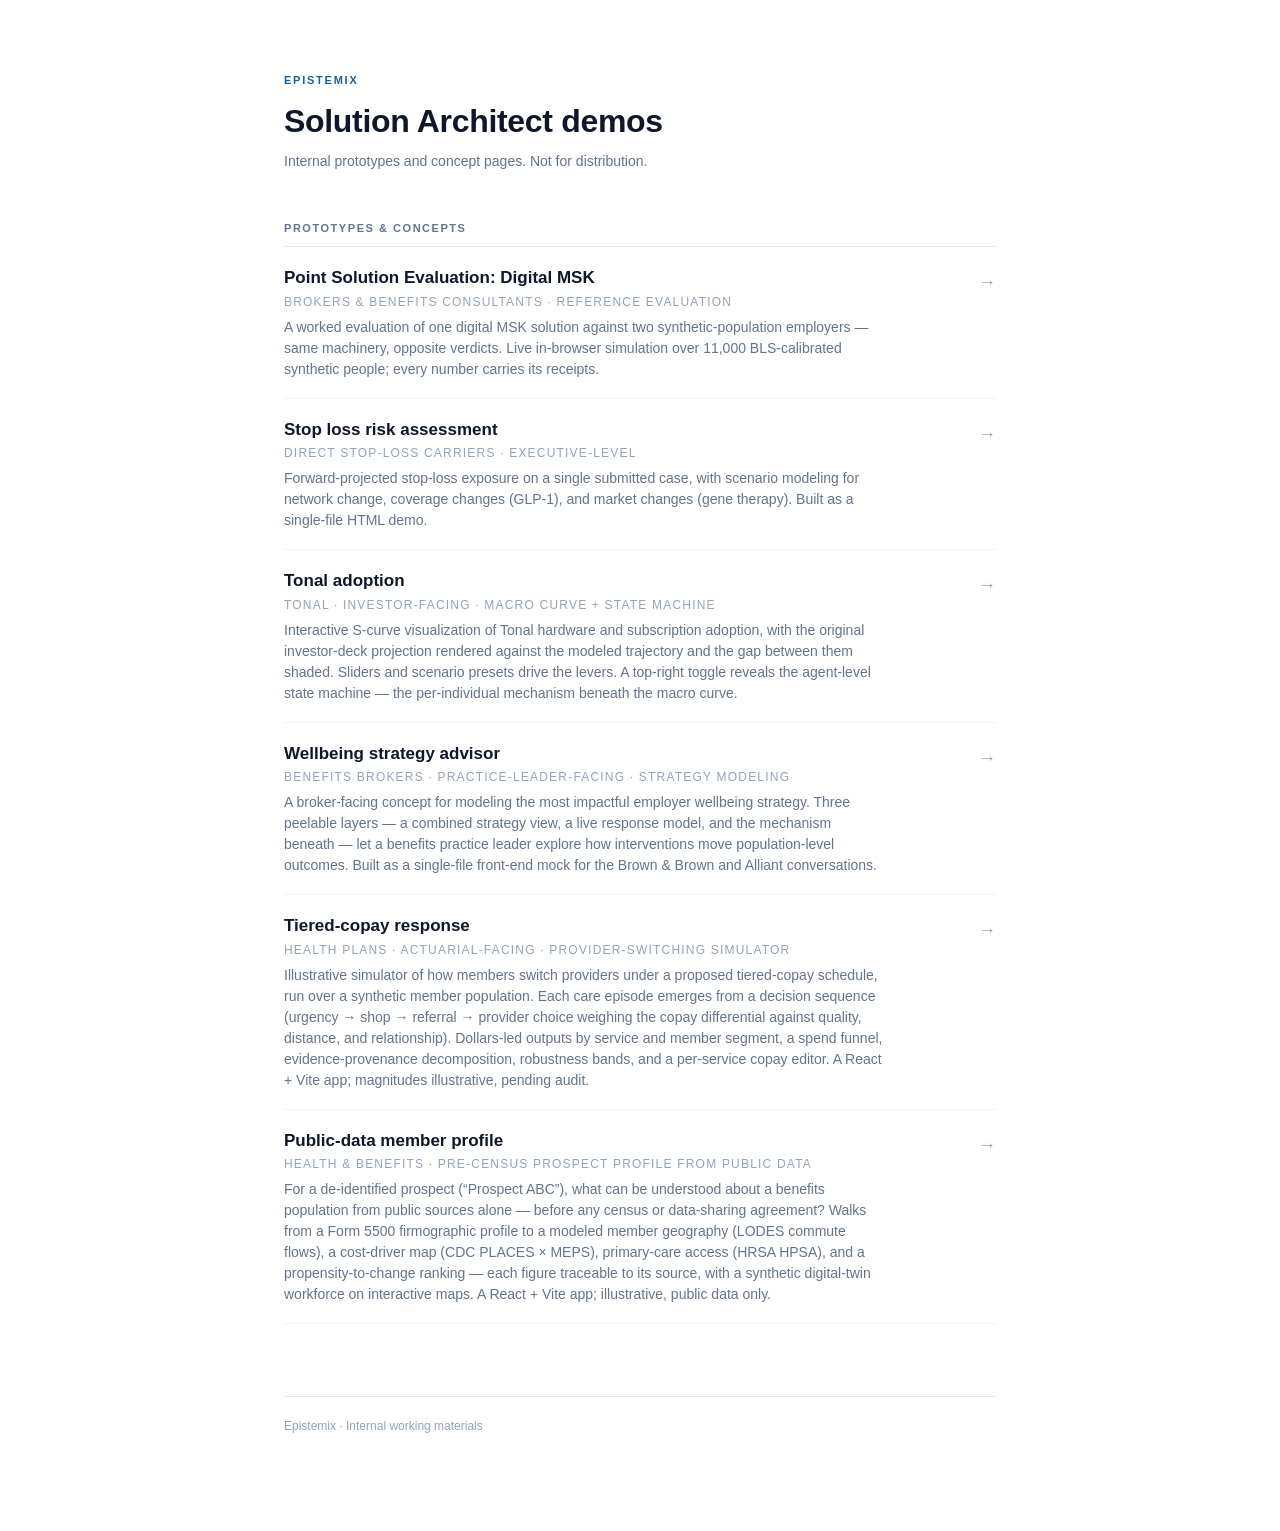
<file: index.html>
<!doctype html>
<html lang="en">
<head>
  <meta charset="utf-8" />
  <meta name="viewport" content="width=device-width, initial-scale=1" />
  <title>Epistemix — SA demos</title>
  <style>
    :root {
      --slate-900: #0f172a;
      --slate-700: #334155;
      --slate-500: #64748b;
      --slate-400: #94a3b8;
      --slate-200: #e2e8f0;
      --slate-100: #f1f5f9;
      --slate-50:  #f8fafc;
      --epx-blue: #1e6091;
    }
    *, *::before, *::after { box-sizing: border-box; }
    html, body { margin: 0; padding: 0; }
    body {
      font-family: -apple-system, BlinkMacSystemFont, "Segoe UI", Roboto,
                   "Helvetica Neue", Arial, sans-serif;
      color: var(--slate-900);
      background: #fff;
      line-height: 1.5;
      -webkit-font-smoothing: antialiased;
    }
    .wrap { max-width: 760px; margin: 0 auto; padding: 72px 24px 96px; }
    .label {
      font-size: 11px;
      font-weight: 700;
      color: var(--epx-blue);
      letter-spacing: 0.16em;
      text-transform: uppercase;
    }
    h1 { font-size: 32px; font-weight: 600; margin: 8px 0 6px; letter-spacing: -0.01em; }
    .subtitle { color: var(--slate-500); font-size: 14px; margin-bottom: 48px; }

    .section { margin-top: 48px; }
    .section-title {
      font-size: 11px;
      font-weight: 600;
      color: var(--slate-500);
      letter-spacing: 0.14em;
      text-transform: uppercase;
      padding-bottom: 10px;
      border-bottom: 1px solid var(--slate-200);
      margin: 0;
    }
    .demo {
      display: block;
      padding: 18px 0;
      border-bottom: 1px solid var(--slate-100);
      text-decoration: none;
      color: inherit;
      position: relative;
      transition: padding 120ms ease;
    }
    .demo:hover { padding-left: 6px; }
    .demo:hover .arrow { transform: translateX(3px); color: var(--epx-blue); }
    .demo-title { font-weight: 600; font-size: 17px; color: var(--slate-900); }
    .demo-meta {
      font-size: 12px;
      color: var(--slate-400);
      text-transform: uppercase;
      letter-spacing: 0.1em;
      margin-top: 2px;
    }
    .demo-desc { color: var(--slate-500); font-size: 14px; margin-top: 6px; max-width: 600px; }
    .arrow {
      position: absolute;
      right: 0; top: 22px;
      color: var(--slate-400);
      font-size: 18px;
      transition: transform 120ms ease, color 120ms ease;
    }

    .footer {
      margin-top: 72px;
      padding-top: 20px;
      border-top: 1px solid var(--slate-200);
      color: var(--slate-400);
      font-size: 12px;
    }
  </style>
</head>
<body>
  <div class="wrap">
    <div class="label">Epistemix</div>
    <h1>Solution Architect demos</h1>
    <div class="subtitle">Internal prototypes and concept pages. Not for distribution.</div>

    <div class="section">
      <div class="section-title">Prototypes &amp; concepts</div>
      <a class="demo" href="/msk-eval/">
        <span class="arrow">→</span>
        <div class="demo-title">Point Solution Evaluation: Digital MSK</div>
        <div class="demo-meta">Brokers &amp; benefits consultants · reference evaluation</div>
        <div class="demo-desc">
          A worked evaluation of one digital MSK solution against two
          synthetic-population employers — same machinery, opposite verdicts.
          Live in-browser simulation over 11,000 BLS-calibrated synthetic
          people; every number carries its receipts.
        </div>
      </a>
      <a class="demo" href="/stoploss/">
        <span class="arrow">→</span>
        <div class="demo-title">Stop loss risk assessment</div>
        <div class="demo-meta">Direct stop-loss carriers · executive-level</div>
        <div class="demo-desc">
          Forward-projected stop-loss exposure on a single submitted case, with
          scenario modeling for network change, coverage changes (GLP-1), and
          market changes (gene therapy). Built as a single-file HTML demo.
        </div>
      </a>
      <a class="demo" href="/tonal/">
        <span class="arrow">→</span>
        <div class="demo-title">Tonal adoption</div>
        <div class="demo-meta">Tonal · investor-facing · macro curve + state machine</div>
        <div class="demo-desc">
          Interactive S-curve visualization of Tonal hardware and subscription
          adoption, with the original investor-deck projection rendered against
          the modeled trajectory and the gap between them shaded. Sliders and
          scenario presets drive the levers. A top-right toggle reveals the
          agent-level state machine — the per-individual mechanism beneath the
          macro curve.
        </div>
      </a>
      <a class="demo" href="/wellbeing/">
        <span class="arrow">→</span>
        <div class="demo-title">Wellbeing strategy advisor</div>
        <div class="demo-meta">Benefits brokers · practice-leader-facing · strategy modeling</div>
        <div class="demo-desc">
          A broker-facing concept for modeling the most impactful employer
          wellbeing strategy. Three peelable layers — a combined strategy view,
          a live response model, and the mechanism beneath — let a benefits
          practice leader explore how interventions move population-level
          outcomes. Built as a single-file front-end mock for the Brown &amp;
          Brown and Alliant conversations.
        </div>
      </a>
      <a class="demo" href="/tiered-copay/">
        <span class="arrow">→</span>
        <div class="demo-title">Tiered-copay response</div>
        <div class="demo-meta">Health plans · actuarial-facing · provider-switching simulator</div>
        <div class="demo-desc">
          Illustrative simulator of how members switch providers under a proposed
          tiered-copay schedule, run over a synthetic member population. Each care
          episode emerges from a decision sequence (urgency → shop → referral →
          provider choice weighing the copay differential against quality, distance,
          and relationship). Dollars-led outputs by service and member segment, a
          spend funnel, evidence-provenance decomposition, robustness bands, and a
          per-service copay editor. A React + Vite app; magnitudes illustrative,
          pending audit.
        </div>
      </a>
      <a class="demo" href="/howden/">
        <span class="arrow">→</span>
        <div class="demo-title">Public-data member profile</div>
        <div class="demo-meta">Health &amp; benefits · pre-census prospect profile from public data</div>
        <div class="demo-desc">
          For a de-identified prospect (&ldquo;Prospect ABC&rdquo;), what can be
          understood about a benefits population from public sources alone — before
          any census or data-sharing agreement? Walks from a Form 5500 firmographic
          profile to a modeled member geography (LODES commute flows), a cost-driver
          map (CDC PLACES × MEPS), primary-care access (HRSA HPSA), and a
          propensity-to-change ranking — each figure traceable to its source, with a
          synthetic digital-twin workforce on interactive maps. A React + Vite app;
          illustrative, public data only.
        </div>
      </a>
    </div>

    <div class="footer">Epistemix · Internal working materials</div>
  </div>
</body>
</html>
</file>
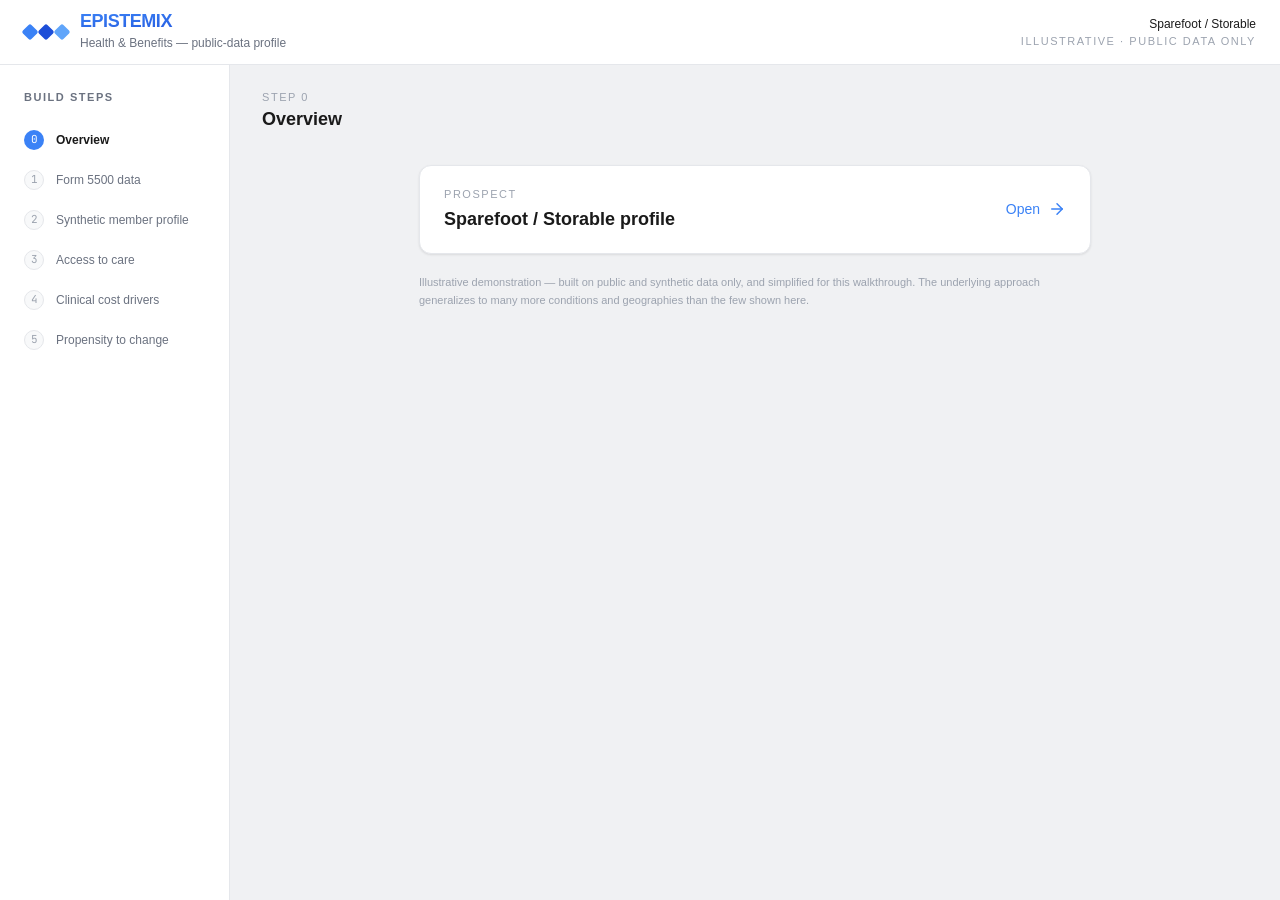
<file: howden/index.html>
<!doctype html>
<html lang="en">
  <head>
    <meta charset="UTF-8" />
    <meta name="viewport" content="width=device-width, initial-scale=1.0" />
    <link rel="preconnect" href="https://fonts.googleapis.com" />
    <link rel="preconnect" href="https://fonts.gstatic.com" crossorigin />
    <link
      href="https://fonts.googleapis.com/css2?family=Inter:wght@400;500;600;700&family=JetBrains+Mono:wght@400;500&display=swap"
      rel="stylesheet"
    />
    <title>Epistemix — Health &amp; Benefits</title>
    <script type="module" crossorigin src="/howden/assets/index-9Q2qy5hP.js"></script>
    <link rel="stylesheet" crossorigin href="/howden/assets/index-Dj4jD8oR.css">
  </head>
  <body>
    <div id="root"></div>
  </body>
</html>
</file>
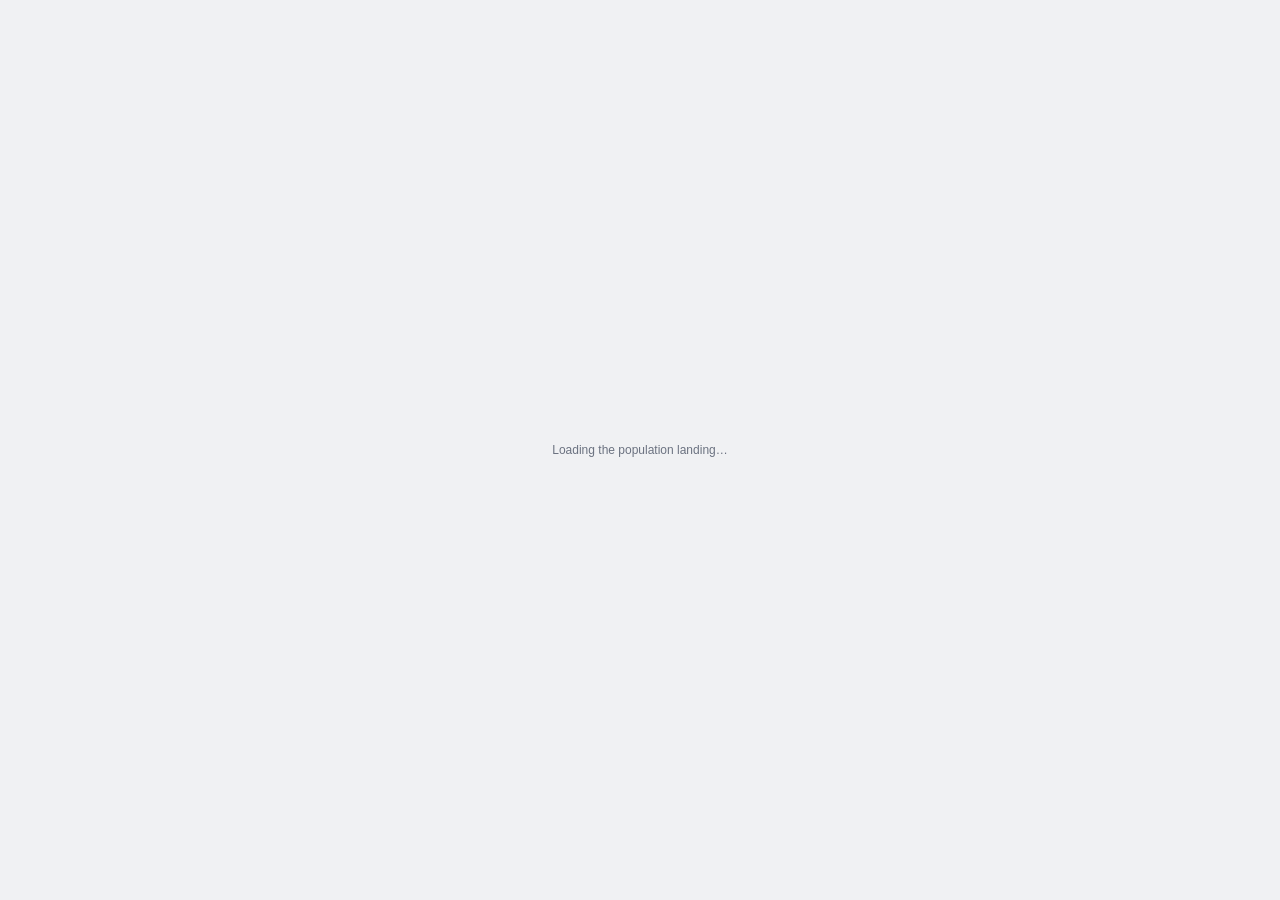
<file: msk-eval/index.html>
<!doctype html>
<html lang="en">
  <head>
    <meta charset="UTF-8" />
    <meta name="viewport" content="width=device-width, initial-scale=1.0" />
    <link rel="preconnect" href="https://fonts.googleapis.com" />
    <link rel="preconnect" href="https://fonts.gstatic.com" crossorigin />
    <link
      href="https://fonts.googleapis.com/css2?family=JetBrains+Mono:wght@400;500&display=swap"
      rel="stylesheet"
    />
    <title>Point Solution Evaluation: Digital MSK — an Epistemix reference evaluation</title>
    <script type="module" crossorigin src="/msk-eval/assets/index-QiCBgApU.js"></script>
    <link rel="stylesheet" crossorigin href="/msk-eval/assets/index-8bs_4r5Z.css">
  </head>
  <body>
    <div id="root"></div>
  </body>
</html>
</file>
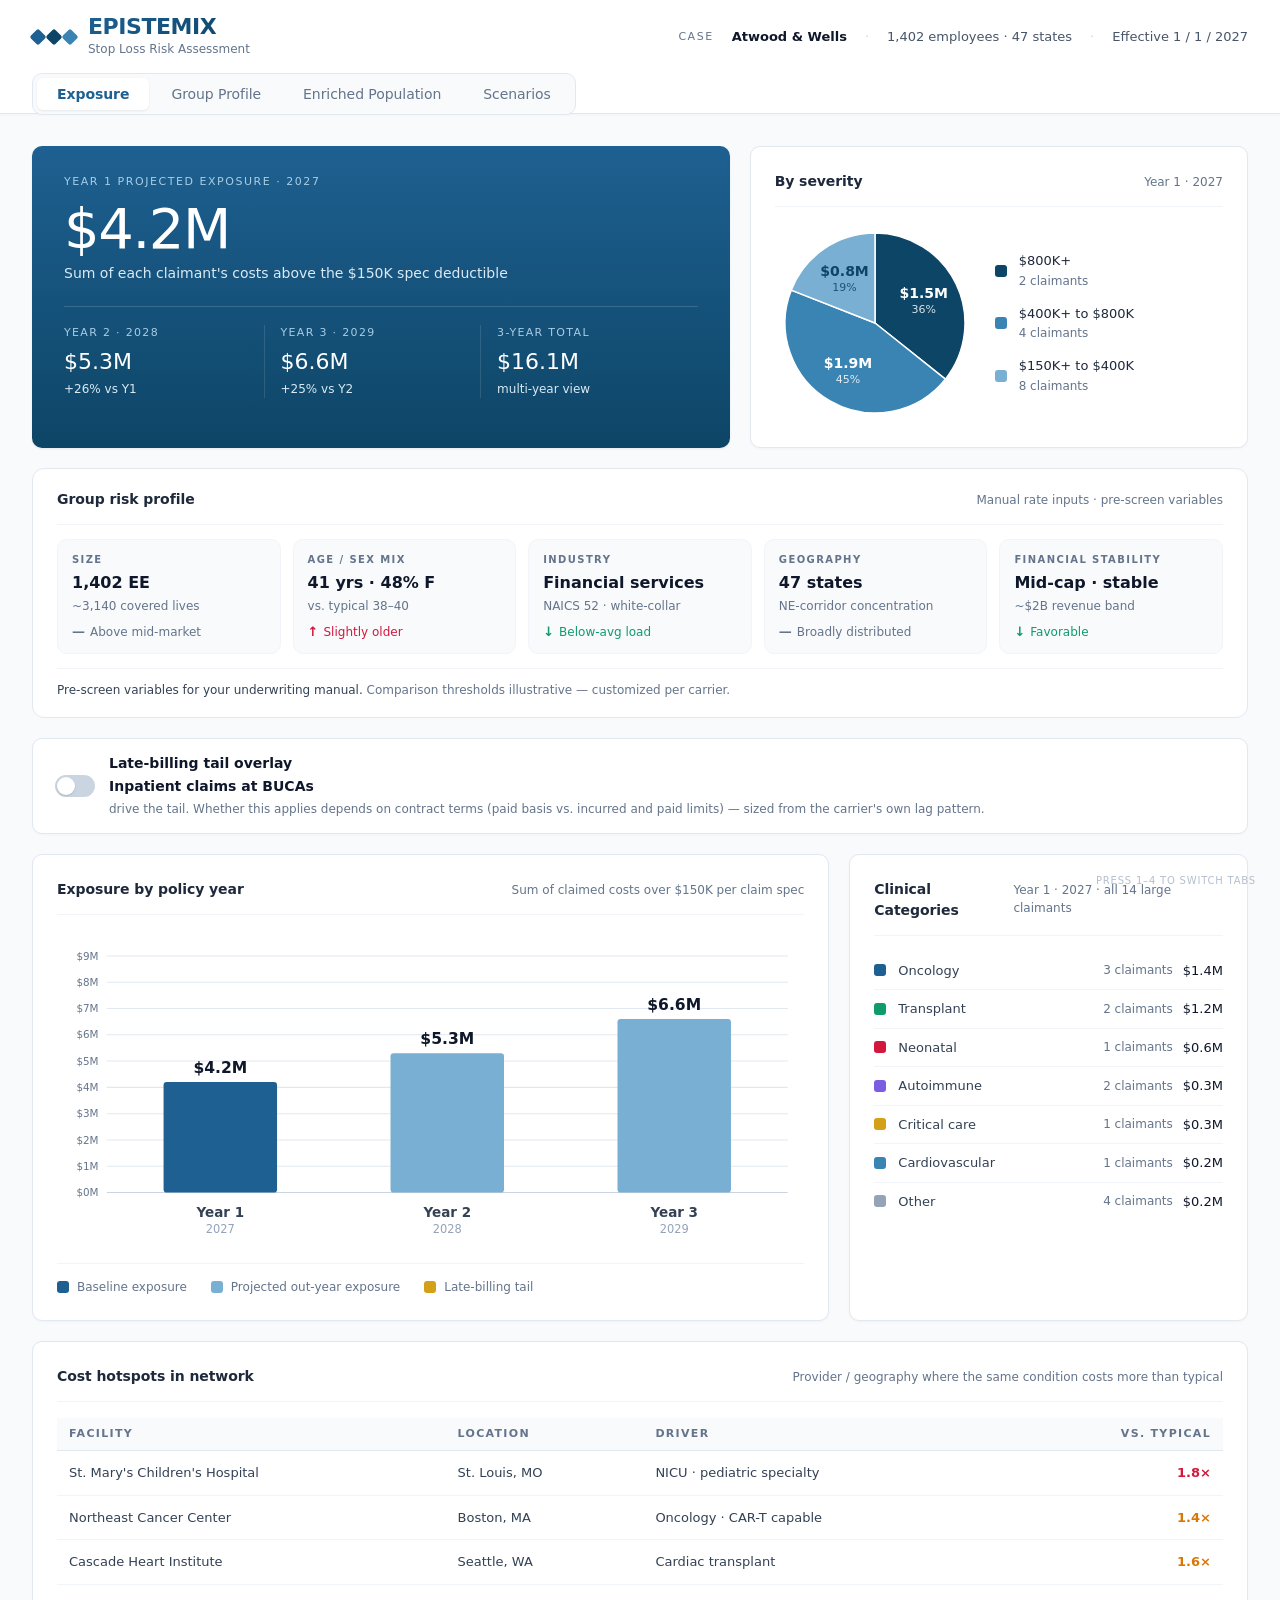
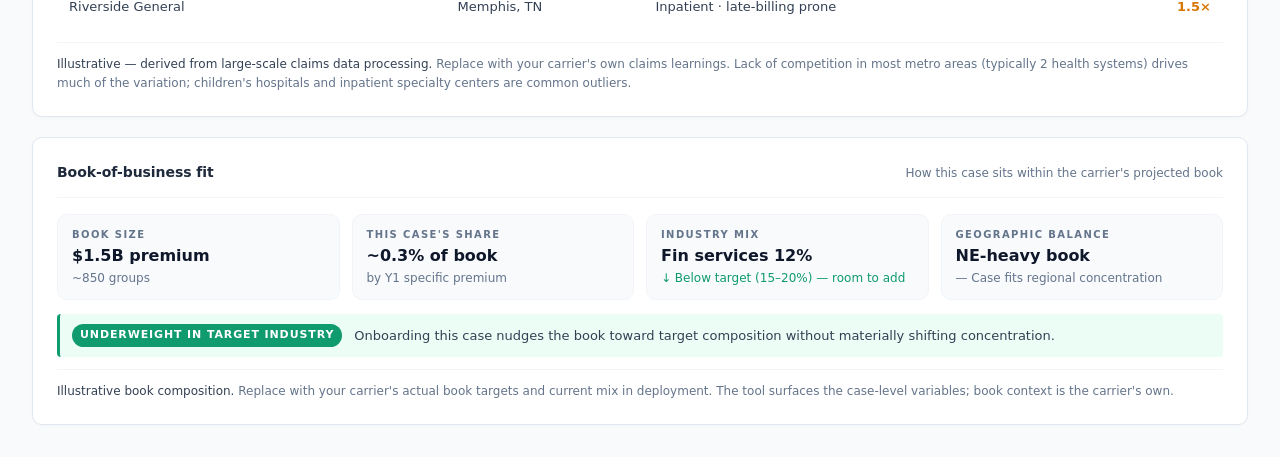
<file: stoploss/index.html>
<!doctype html>
<html lang="en">
<head>
<meta charset="utf-8" />
<meta name="viewport" content="width=device-width, initial-scale=1" />
<title>Epistemix · Stop Loss Advisor — Atwood &amp; Wells</title>
<style>
  /* ───────────────────────────── tokens ────────────────────────── */
  :root {
    --epx-blue-50:  #f0f7fc;
    --epx-blue-100: #d9eaf5;
    --epx-blue-200: #a9cde4;
    --epx-blue-300: #79afd2;
    --epx-blue-400: #3a84b3;
    --epx-blue-500: #1e6091;
    --epx-blue-600: #155077;
    --epx-blue-700: #0d4566;
    --epx-blue-800: #0a354e;
    --epx-blue-900: #06243a;

    --slate-50:  #f8fafc;
    --slate-100: #f1f5f9;
    --slate-200: #e2e8f0;
    --slate-300: #cbd5e1;
    --slate-400: #94a3b8;
    --slate-500: #64748b;
    --slate-600: #475569;
    --slate-700: #334155;
    --slate-800: #1e293b;
    --slate-900: #0f172a;

    --epx-success: #0f9b6e;
    --epx-warn:    #d4a017;
    --epx-danger:  #d4183d;

    --shadow-card: 0 1px 3px rgba(0,0,0,0.03);
    --shadow-lift: 0 1px 3px rgba(0,0,0,0.05), 0 1px 2px rgba(0,0,0,0.03);

    --radius-md: 10px;
    --radius-sm: 6px;
    --radius-xs: 4px;
  }

  /* ─────────────────────── reset / base type ───────────────────── */
  *, *::before, *::after { box-sizing: border-box; }
  html, body, #root { height: 100%; }
  body {
    margin: 0;
    background-color: var(--slate-50);
    color: var(--slate-900);
    font-family:
      ui-sans-serif, system-ui, -apple-system, "Segoe UI", Roboto,
      "Helvetica Neue", Arial, sans-serif;
    font-size: 15px;
    line-height: 1.5;
    -webkit-font-smoothing: antialiased;
    -moz-osx-font-smoothing: grayscale;
    font-feature-settings: "tnum" 1;
  }
  h1, h2, h3, h4 { margin: 0; }
  button { font-family: inherit; }
  .num { font-variant-numeric: tabular-nums; }

  .label {
    font-size: 11px;
    text-transform: uppercase;
    letter-spacing: 0.14em;
    font-weight: 500;
    color: var(--slate-500);
  }

  /* ──────────────────────────── header ─────────────────────────── */
  header.chrome {
    border-bottom: 1px solid var(--slate-200);
    background: white;
    padding: 16px 32px 0;
    box-shadow: var(--shadow-card);
    position: sticky; top: 0; z-index: 50;
  }
  .chrome-row {
    display: flex;
    align-items: center;
    justify-content: space-between;
    margin-bottom: 14px;
  }
  .brand { display: flex; align-items: center; gap: 12px; }
  .brand .mark { display: flex; gap: 4px; }
  .brand .mark .sq {
    width: 12px; height: 12px;
    border-radius: 2px;
    transform: rotate(45deg);
  }
  .brand .mark .sq:nth-child(1) { background: var(--epx-blue-500); }
  .brand .mark .sq:nth-child(2) { background: var(--epx-blue-700); }
  .brand .mark .sq:nth-child(3) { background: var(--epx-blue-400); }
  .brand h1 {
    background: linear-gradient(135deg, var(--epx-blue-500), var(--epx-blue-700));
    -webkit-background-clip: text;
    background-clip: text;
    color: transparent;
    font-size: 22px;
    font-weight: 800;
    letter-spacing: -0.02em;
    line-height: 1;
  }
  .brand p {
    margin: 2px 0 0;
    font-size: 12px;
    color: var(--slate-500);
  }

  .case-meta {
    display: flex; align-items: center; gap: 18px;
    font-size: 13px; color: var(--slate-600);
  }
  .case-meta .case-name {
    color: var(--slate-900); font-weight: 600;
  }
  .case-meta .sep { color: var(--slate-300); }

  /* ─────────────────────────── tab bar ─────────────────────────── */
  .tab-bar {
    display: inline-flex;
    border: 1px solid var(--slate-200);
    background: var(--slate-50);
    border-radius: var(--radius-md);
    padding: 4px;
    gap: 2px;
    position: relative;
    margin-bottom: -1px;
    bottom: -1px;
  }
  .tab-bar button {
    background: transparent;
    border: 0;
    color: var(--slate-500);
    padding: 8px 20px;
    font-size: 14px;
    font-weight: 500;
    border-radius: var(--radius-sm);
    cursor: pointer;
    transition: background 200ms ease-out, color 200ms ease-out;
    letter-spacing: -0.005em;
  }
  .tab-bar button:hover:not(.is-active) {
    background: rgba(255,255,255,0.7);
    color: var(--epx-blue-500);
  }
  .tab-bar button.is-active {
    background: white;
    color: var(--epx-blue-500);
    font-weight: 600;
    box-shadow: var(--shadow-lift);
  }

  /* ────────────────────── main / tab content ───────────────────── */
  main { padding: 32px; max-width: 1400px; margin: 0 auto; }
  .tab-content { display: none; }
  .tab-content.is-active {
    display: block;
    animation: fadeInUp 300ms ease-out;
  }
  @keyframes fadeInUp {
    from { opacity: 0; transform: translateY(8px); }
    to   { opacity: 1; transform: translateY(0); }
  }
  @media (prefers-reduced-motion: reduce) {
    .tab-content.is-active { animation: none; }
  }

  /* ──────────────────────── panel / card ───────────────────────── */
  .panel {
    background: white;
    border: 1px solid var(--slate-200);
    border-radius: var(--radius-md);
    padding: 24px;
    box-shadow: var(--shadow-card);
  }
  .panel-head {
    display: flex; justify-content: space-between; align-items: baseline;
    margin-bottom: 16px;
    padding-bottom: 14px;
    border-bottom: 1px solid var(--slate-100);
  }
  .panel-title {
    font-size: 14px;
    font-weight: 600;
    color: var(--slate-800);
    letter-spacing: -0.005em;
  }
  .panel-meta { font-size: 12px; color: var(--slate-500); }

  /* ────────────────────────── buttons ──────────────────────────── */
  .btn-primary {
    background: var(--epx-blue-500); color: white;
    border: 0; border-radius: var(--radius-sm);
    padding: 10px 18px; font-size: 14px; font-weight: 500;
    cursor: pointer; transition: background 200ms ease-out;
  }
  .btn-primary:hover { background: var(--epx-blue-600); }
  .btn-ghost {
    background: transparent; color: var(--slate-700);
    border: 1px solid var(--slate-200); border-radius: var(--radius-sm);
    padding: 8px 14px; font-size: 13px; font-weight: 500;
    cursor: pointer; transition: background 200ms ease-out;
  }
  .btn-ghost:hover { background: var(--slate-50); }

  /* ───────────────────────── kv-row ────────────────────────────── */
  .kv-row {
    display: flex; justify-content: space-between;
    padding: 8px 0;
    border-bottom: 1px solid var(--slate-100);
    font-size: 13px;
  }
  .kv-row:last-child { border-bottom: 0; }
  .kv-row .k { color: var(--slate-500); }
  .kv-row .v { color: var(--slate-900); font-weight: 500; }

  /* ─────────────── PROJECTION TAB (default landing) ────────────── */
  .hero-row {
    display: grid;
    grid-template-columns: 1.4fr 1fr;
    gap: 20px;
    margin-bottom: 20px;
  }
  .hero-card {
    background: linear-gradient(180deg, var(--epx-blue-500) 0%, var(--epx-blue-700) 100%);
    color: white;
    border-radius: var(--radius-md);
    padding: 28px 32px;
    box-shadow: var(--shadow-lift);
  }
  .hero-card .label { color: var(--epx-blue-200); }
  .hero-card .figure {
    font-size: 56px; font-weight: 500;
    line-height: 1; margin: 10px 0 6px;
    letter-spacing: -0.025em;
    font-variant-numeric: tabular-nums;
  }
  .hero-card .sub {
    font-size: 14px; color: var(--epx-blue-100);
  }
  .hero-card .breakdown {
    display: grid; grid-template-columns: repeat(3, 1fr);
    gap: 16px;
    margin-top: 22px;
    padding-top: 18px;
    border-top: 1px solid rgba(255,255,255,0.15);
  }
  .hero-card .breakdown .yr {
    border-right: 1px solid rgba(255,255,255,0.12);
    padding-right: 16px;
  }
  .hero-card .breakdown .yr:last-child { border-right: 0; padding-right: 0; }
  .hero-card .breakdown .yr-label {
    font-size: 11px; color: var(--epx-blue-200);
    text-transform: uppercase; letter-spacing: 0.12em;
  }
  .hero-card .breakdown .yr-value {
    font-size: 22px; font-weight: 500; margin-top: 4px;
    font-variant-numeric: tabular-nums;
  }
  .hero-card .breakdown .yr-detail {
    font-size: 12px; color: var(--epx-blue-100); margin-top: 2px;
  }

  .count-card {
    padding: 28px;
    display: flex; flex-direction: column;
    justify-content: space-between;
  }
  .count-card .label { color: var(--slate-500); }
  .count-card .figure {
    font-size: 52px; font-weight: 500;
    line-height: 1; margin: 10px 0 6px;
    color: var(--slate-900);
    letter-spacing: -0.025em;
    font-variant-numeric: tabular-nums;
  }
  .count-card .sub { font-size: 14px; color: var(--slate-500); }
  .count-card .by-year {
    margin-top: auto;
    padding-top: 16px;
    border-top: 1px solid var(--slate-100);
    display: grid; grid-template-columns: repeat(3, 1fr); gap: 12px;
  }
  .count-card .by-year .yr { text-align: left; }
  .count-card .by-year .yr-label {
    font-size: 11px; color: var(--slate-500);
    text-transform: uppercase; letter-spacing: 0.12em;
  }
  .count-card .by-year .yr-value {
    font-size: 22px; font-weight: 500;
    color: var(--slate-900); margin-top: 4px;
    font-variant-numeric: tabular-nums;
  }

  /* ─── Book-of-business fit (Ryan Tier 3) ─────────────────── */
  .book-fit-panel { margin-top: 20px; }
  .book-fit-grid {
    display: grid;
    grid-template-columns: repeat(4, 1fr);
    gap: 12px;
    margin-top: 8px;
  }
  .book-chip {
    background: var(--slate-50);
    border: 1px solid var(--slate-100);
    border-radius: 10px;
    padding: 12px 14px;
  }
  .book-chip .bc-label {
    font-size: 10px;
    font-weight: 600;
    letter-spacing: 0.14em;
    text-transform: uppercase;
    color: var(--slate-500);
    margin-bottom: 4px;
  }
  .book-chip .bc-value {
    font-size: 16px;
    font-weight: 600;
    color: var(--slate-900);
    line-height: 1.25;
  }
  .book-chip .bc-sub {
    font-size: 12px;
    color: var(--slate-500);
    margin-top: 4px;
    line-height: 1.4;
  }
  .book-chip .bc-sub.is-favorable { color: #0f9b6e; font-weight: 500; }
  .book-chip .bc-sub.is-neutral   { color: var(--slate-500); }
  .book-fit-verdict {
    margin-top: 14px;
    padding: 10px 12px;
    background: #ecfdf5;
    border-left: 3px solid #0f9b6e;
    border-radius: 4px;
    font-size: 13px;
    color: var(--slate-700);
    line-height: 1.5;
    display: flex;
    align-items: center;
    gap: 12px;
    flex-wrap: wrap;
  }
  .book-fit-verdict .verdict-tag {
    font-size: 11px;
    font-weight: 600;
    letter-spacing: 0.08em;
    text-transform: uppercase;
    padding: 3px 8px;
    border-radius: 999px;
    background: #0f9b6e;
    color: white;
  }
  .book-fit-disclaimer {
    margin-top: 12px;
    padding-top: 12px;
    border-top: 1px solid var(--slate-100);
    font-size: 12px;
    color: var(--slate-500);
    line-height: 1.55;
  }
  .book-fit-disclaimer strong { color: var(--slate-700); font-weight: 500; }

  /* ─── Cost hotspots in network (Ryan Tier 3) ─────────────────── */
  .hotspots-panel { margin-top: 20px; }
  .hotspots-table {
    width: 100%;
    border-collapse: collapse;
    font-size: 13px;
    margin-top: 8px;
  }
  .hotspots-table th {
    text-align: left;
    padding: 8px 12px;
    font-size: 11px;
    color: var(--slate-500);
    text-transform: uppercase;
    letter-spacing: 0.12em;
    font-weight: 600;
    border-bottom: 1px solid var(--slate-200);
    background: var(--slate-50);
  }
  .hotspots-table td {
    padding: 12px;
    border-bottom: 1px solid var(--slate-100);
    color: var(--slate-700);
  }
  .hotspots-table tr:last-child td { border-bottom: 0; }
  .hotspots-table .multiplier {
    font-weight: 700;
    font-variant-numeric: tabular-nums;
    text-align: right;
  }
  .hotspots-table .multiplier.hot  { color: var(--epx-danger); }
  .hotspots-table .multiplier.warm { color: #d97706; }
  .hotspots-footer {
    margin-top: 14px;
    padding-top: 12px;
    border-top: 1px solid var(--slate-100);
    font-size: 12px;
    color: var(--slate-500);
    line-height: 1.55;
  }
  .hotspots-footer strong { color: var(--slate-700); font-weight: 500; }

  /* ─── Group risk profile (manual rate inputs) ─────────────────── */
  .risk-profile {
    background: white;
    border: 1px solid var(--slate-200);
    border-radius: 12px;
    padding: 20px 24px 18px;
    margin: 20px 0;
  }
  .risk-profile .panel-head { margin-bottom: 14px; }
  .risk-grid {
    display: grid;
    grid-template-columns: repeat(5, 1fr);
    gap: 12px;
  }
  .risk-chip {
    background: var(--slate-50);
    border: 1px solid var(--slate-100);
    border-radius: 10px;
    padding: 12px 14px;
    display: flex;
    flex-direction: column;
    gap: 4px;
  }
  .risk-chip .chip-label {
    font-size: 10px;
    font-weight: 600;
    letter-spacing: 0.14em;
    text-transform: uppercase;
    color: var(--slate-500);
  }
  .risk-chip .chip-value {
    font-size: 16px;
    font-weight: 600;
    color: var(--slate-900);
    line-height: 1.25;
    margin-top: 2px;
  }
  .risk-chip .chip-sub {
    font-size: 12px;
    color: var(--slate-500);
  }
  .risk-chip .chip-indicator {
    font-size: 12px;
    font-weight: 500;
    margin-top: 6px;
    display: flex;
    align-items: baseline;
    gap: 5px;
    line-height: 1.3;
  }
  .risk-chip .chip-indicator .arrow {
    font-weight: 700;
    font-size: 13px;
    line-height: 1;
  }
  .risk-chip.is-up    .chip-indicator { color: var(--epx-danger); }
  .risk-chip.is-down  .chip-indicator { color: #0f9b6e; }
  .risk-chip.is-flat  .chip-indicator { color: var(--slate-500); }
  .risk-profile .risk-disclaimer {
    margin-top: 14px;
    padding-top: 12px;
    border-top: 1px solid var(--slate-100);
    font-size: 12px;
    color: var(--slate-500);
    line-height: 1.55;
  }
  .risk-profile .risk-disclaimer strong {
    color: var(--slate-700);
    font-weight: 500;
  }

  .toggle-row {
    display: flex; justify-content: space-between; align-items: center;
    padding: 14px 22px;
    background: white;
    border: 1px solid var(--slate-200);
    border-radius: var(--radius-md);
    margin-bottom: 20px;
    box-shadow: var(--shadow-card);
  }
  .toggle-row .toggle-left {
    display: flex; align-items: center; gap: 14px;
    font-size: 13px;
  }
  .toggle-row .toggle-text strong {
    font-size: 14px; color: var(--slate-900); font-weight: 600;
    display: block; margin-bottom: 2px;
  }
  .toggle-row .toggle-text small {
    color: var(--slate-500); font-size: 12px;
  }
  .switch {
    width: 40px; height: 22px;
    background: var(--slate-300);
    border-radius: 999px;
    position: relative;
    cursor: pointer;
    transition: background 200ms ease-out;
    border: 0;
    padding: 0;
  }
  .switch.is-on { background: var(--epx-blue-500); }
  .switch .knob {
    position: absolute; top: 2px; left: 2px;
    width: 18px; height: 18px;
    background: white;
    border-radius: 999px;
    transition: left 200ms ease-out;
    box-shadow: 0 1px 2px rgba(0,0,0,0.15);
  }
  .switch.is-on .knob { left: 20px; }
  .toggle-row .toggle-delta {
    font-size: 13px; color: var(--slate-500);
  }
  .toggle-row .toggle-delta.is-on { color: var(--epx-danger); }

  .proj-grid {
    display: grid;
    grid-template-columns: 2fr 1fr;
    gap: 20px;
  }

  .line-chart { width: 100%; height: 280px; display: block; }

  .category-row {
    display: grid;
    grid-template-columns: 14px 1fr auto auto;
    gap: 10px;
    align-items: center;
    padding: 9px 0;
    border-bottom: 1px solid var(--slate-100);
    font-size: 13px;
  }
  .category-row:last-child { border-bottom: 0; }
  .category-row .sw { width: 12px; height: 12px; border-radius: 3px; }
  .category-row .cat-name { color: var(--slate-700); }
  .category-row .cat-count {
    color: var(--slate-500);
    font-variant-numeric: tabular-nums;
    font-size: 12px;
  }
  .category-row .cat-cost {
    color: var(--slate-900); font-weight: 500;
    font-variant-numeric: tabular-nums;
  }

  /* severity pie */
  .severity-pie-wrap {
    display: grid;
    grid-template-columns: 200px 1fr;
    gap: 20px;
    align-items: center;
  }
  #severity-pie { width: 200px; height: 200px; display: block; }
  .severity-legend { display: flex; flex-direction: column; gap: 14px; }
  .severity-legend-row { display: grid; grid-template-columns: 14px 1fr; gap: 10px; align-items: center; }
  .severity-legend-row .sw { width: 12px; height: 12px; border-radius: 3px; }
  .severity-legend-row .sev-name { font-size: 13px; font-weight: 500; color: var(--slate-800); }
  .severity-legend-row .sev-count {
    font-size: 12px; color: var(--slate-500);
    font-variant-numeric: tabular-nums; margin-top: 1px;
  }

  /* ─────────────────────── QUOTE TAB ───────────────────────────── */
  .quote-head {
    background: white;
    border: 1px solid var(--slate-200);
    border-radius: var(--radius-md);
    padding: 24px 28px;
    margin-bottom: 20px;
    box-shadow: var(--shadow-card);
  }
  .quote-head .quote-label {
    color: var(--epx-blue-500);
    font-weight: 600;
    font-size: 11px;
    text-transform: uppercase;
    letter-spacing: 0.16em;
  }
  .quote-head h2 {
    font-size: 28px;
    font-weight: 600;
    color: var(--slate-900);
    margin: 8px 0 8px;
    letter-spacing: -0.02em;
  }
  .quote-head .quote-meta {
    color: var(--slate-500); font-size: 13px;
  }

  .quote-grid {
    display: grid;
    grid-template-columns: 1.2fr 1fr;
    gap: 20px;
  }
  .quote-col { display: flex; flex-direction: column; gap: 20px; }

  .census-summary {
    display: grid;
    grid-template-columns: repeat(4, 1fr);
    gap: 16px;
    padding-bottom: 16px;
    margin-bottom: 16px;
    border-bottom: 1px solid var(--slate-100);
  }
  .census-summary .stat .v {
    font-size: 24px; font-weight: 500;
    color: var(--slate-900);
    font-variant-numeric: tabular-nums;
  }
  .census-summary .stat .label { margin-top: 2px; }

  .coverage-pie-wrap {
    display: grid;
    grid-template-columns: 130px 1fr;
    gap: 18px;
    align-items: center;
  }
  #coverage-pie { width: 130px; height: 130px; display: block; }
  .coverage-legend { display: flex; flex-direction: column; gap: 9px; }
  .coverage-legend-row {
    display: grid;
    grid-template-columns: 12px 1fr auto;
    gap: 9px; align-items: center;
    font-size: 13px;
  }
  .coverage-legend-row .sw { width: 11px; height: 11px; border-radius: 3px; }
  .coverage-legend-row .nm { color: var(--slate-700); }
  .coverage-legend-row .pct {
    color: var(--slate-900); font-weight: 600;
    font-variant-numeric: tabular-nums;
  }

  .us-map-wrap { width: 100%; height: 320px; position: relative; }
  .us-map-wrap svg { width: 100%; height: 100%; display: block; }
  .map-state {
    fill: var(--slate-50);
    stroke: var(--slate-400);
    stroke-width: 0.6;
    stroke-linejoin: round;
    stroke-linecap: round;
  }
  .map-dot { fill: var(--epx-blue-500); opacity: 0.7; }
  .map-dot-dependent { fill: var(--epx-blue-300); opacity: 0.55; }

  .program-info-row {
    display: flex; justify-content: space-between; align-items: baseline;
    padding: 10px 0;
    border-bottom: 1px solid var(--slate-100);
    font-size: 13px;
  }
  .program-info-row:last-child { border-bottom: 0; }
  .program-info-row .pi-label { color: var(--slate-500); }
  .program-info-row .pi-value {
    color: var(--slate-900); font-weight: 500;
    display: inline-flex; align-items: center; gap: 8px;
  }
  .pi-new {
    background: rgba(15, 155, 110, 0.1);
    color: var(--epx-success);
    font-size: 10px;
    text-transform: uppercase;
    letter-spacing: 0.12em;
    padding: 2px 7px;
    border-radius: 999px;
    font-weight: 600;
  }

  .claimants-scroll {
    max-height: 340px;
    overflow-y: auto;
    border: 1px solid var(--slate-100);
    border-radius: 8px;
  }
  .claimants-table {
    width: 100%;
    border-collapse: collapse;
    font-size: 13px;
  }
  .claimants-table th {
    text-align: left;
    padding: 8px 12px;
    font-size: 11px;
    color: var(--slate-500);
    text-transform: uppercase;
    letter-spacing: 0.12em;
    font-weight: 600;
    border-bottom: 1px solid var(--slate-200);
    background: var(--slate-50);
    position: sticky;
    top: 0;
    z-index: 1;
  }
  .claimants-table td {
    padding: 12px;
    border-bottom: 1px solid var(--slate-100);
    color: var(--slate-700);
  }
  .claimants-table tr:last-child td { border-bottom: 0; }
  .claimants-table .dx { color: var(--slate-900); font-weight: 500; }
  .claimants-table .paid {
    color: var(--slate-500); font-weight: 500;
    font-variant-numeric: tabular-nums;
    text-align: right;
    white-space: nowrap;
  }
  .claimants-table .ytd {
    color: var(--slate-900); font-weight: 600;
    font-variant-numeric: tabular-nums;
    text-align: right;
    white-space: nowrap;
  }
  /* Projected column shaded by severity band (matches page-1 thresholds) */
  .claimants-table .ytd.band-hi  { color: #d4183d; }  /* > $800K  — red    */
  .claimants-table .ytd.band-mid { color: #d97706; }  /* $400–800K — orange */
  .claimants-table .ytd.band-lo  { color: #0f172a; }  /* < $400K  — black  */

  /* ─────────────────────── POPULATION TAB ──────────────────────── */
  .pop-grid {
    display: grid;
    grid-template-columns: 1.4fr 1fr;
    gap: 20px;
  }
  .pop-stats {
    display: grid;
    grid-template-columns: repeat(4, 1fr);
    gap: 14px;
    margin-bottom: 16px;
  }
  .pop-stat {
    text-align: left;
    padding-right: 14px;
    border-right: 1px solid var(--slate-100);
  }
  .pop-stat:last-child { border-right: 0; }
  .pop-stat .v {
    font-size: 22px; font-weight: 500;
    color: var(--slate-900);
    font-variant-numeric: tabular-nums;
  }
  .pop-stat .delta {
    font-size: 11px; color: var(--epx-blue-500);
    font-weight: 500; margin-left: 4px;
  }
  .pop-stat .label { margin-top: 2px; }

  .income-chart { width: 100%; height: auto; display: block; }

  .diagnosis-row {
    display: grid;
    grid-template-columns: 12px 1.5fr 1fr 50px;
    gap: 10px;
    align-items: center;
    padding: 6px 0;
    font-size: 13px;
  }
  .diagnosis-row .dx-sw { width: 12px; height: 12px; border-radius: 3px; }
  .diagnosis-row .dx-name { color: var(--slate-700); }
  .diagnosis-row .dx-bar {
    height: 6px;
    background: var(--slate-100);
    border-radius: 3px;
    overflow: hidden;
  }
  .diagnosis-row .dx-fill {
    height: 100%;
    border-radius: 3px;
  }
  .diagnosis-row .dx-pct {
    color: var(--slate-900); font-weight: 500;
    font-variant-numeric: tabular-nums;
    text-align: right;
    font-size: 13px;
  }

  /* ─────────────────────── SCENARIOS TAB ───────────────────────── */
  .scen-grid {
    display: grid;
    grid-template-columns: 1fr 1.6fr;
    gap: 20px;
  }
  .scen-control {
    padding: 16px 0;
    border-bottom: 1px solid var(--slate-100);
  }
  .scen-control:last-child { border-bottom: 0; }
  .scen-control h4 {
    font-size: 14px;
    font-weight: 600;
    color: var(--slate-900);
    margin-bottom: 4px;
  }
  .scen-control .scen-section {
    font-size: 10px;
    font-weight: 600;
    letter-spacing: 0.14em;
    text-transform: uppercase;
    color: var(--slate-400);
    margin-bottom: 4px;
  }
  .scen-control .pipeline-outlook {
    margin-top: 14px;
    padding: 10px 12px;
    border: 1px solid var(--slate-200);
    border-radius: 6px;
    background: var(--slate-50);
  }
  .scen-control .pipeline-outlook .pipeline-label {
    font-size: 10px;
    font-weight: 600;
    letter-spacing: 0.12em;
    text-transform: uppercase;
    color: var(--slate-500);
    margin-bottom: 6px;
  }
  .scen-control .pipeline-outlook .pipeline-list {
    margin: 0; padding: 0; list-style: none;
    font-size: 12px;
    color: var(--slate-700);
    line-height: 1.5;
  }
  .scen-control .pipeline-outlook .pipeline-list li {
    display: grid;
    grid-template-columns: 1fr auto auto;
    gap: 12px;
    padding: 3px 0;
    align-items: baseline;
  }
  .scen-control .pipeline-outlook .pipeline-list .dx {
    color: var(--slate-900); font-weight: 500;
  }
  .scen-control .pipeline-outlook .pipeline-list .px {
    color: var(--slate-500); font-size: 11px;
  }
  .scen-control .pipeline-outlook .pipeline-list .cost {
    color: var(--slate-700); font-variant-numeric: tabular-nums;
    font-weight: 500;
  }
  .scen-control .pipeline-outlook .pipeline-footer {
    margin-top: 8px;
    padding-top: 8px;
    border-top: 1px solid var(--slate-200);
    font-size: 11px;
    color: var(--slate-500);
    font-style: italic;
  }
  .scen-control .hereditary-flag {
    margin-top: 12px;
    padding: 10px 12px;
    background: #fef9ec;
    border-left: 3px solid var(--epx-warn);
    border-radius: 4px;
    font-size: 12px;
    color: var(--slate-700);
    line-height: 1.5;
    display: flex;
    gap: 8px;
    align-items: flex-start;
  }
  .scen-control .hereditary-flag .flag-icon {
    color: var(--epx-warn);
    font-size: 14px;
    flex-shrink: 0;
  }
  .scen-control .hereditary-flag strong {
    color: var(--slate-900);
  }
  .scen-control .ctrl-desc {
    font-size: 12px;
    color: var(--slate-500);
    margin-bottom: 12px;
  }
  .scen-control .ctrl-row {
    display: grid;
    grid-template-columns: 1fr 1fr;
    gap: 10px;
    margin-top: 8px;
  }
  .scen-control select, .scen-control input[type="date"] {
    width: 100%;
    padding: 8px 12px;
    border: 1px solid var(--slate-200);
    border-radius: var(--radius-sm);
    background: white;
    font-size: 13px;
    color: var(--slate-900);
    font-family: inherit;
  }
  .scen-control label {
    display: block;
    font-size: 11px;
    color: var(--slate-500);
    text-transform: uppercase;
    letter-spacing: 0.08em;
    font-weight: 500;
    margin-bottom: 4px;
  }

  .scen-toggle-row {
    display: flex; align-items: center; justify-content: space-between;
    padding: 4px 0;
  }
  .scen-toggle-row .toggle-label {
    font-size: 13px; color: var(--slate-900); font-weight: 500;
  }

  .scen-deltas {
    margin-top: 16px;
    padding: 14px 16px;
    background: var(--slate-50);
    border: 1px solid var(--slate-200);
    border-radius: var(--radius-sm);
    font-size: 12px;
  }
  .scen-deltas .delta-row {
    display: flex; justify-content: space-between;
    padding: 4px 0;
    font-variant-numeric: tabular-nums;
  }
  .scen-deltas .delta-row .lbl { color: var(--slate-500); }
  .scen-deltas .delta-row .val { font-weight: 500; }
  .scen-deltas .delta-row .val.pos { color: var(--epx-danger); }
  .scen-deltas .delta-row .val.neg { color: var(--epx-success); }
  .scen-deltas .delta-row.total {
    border-top: 1px solid var(--slate-200);
    margin-top: 6px;
    padding-top: 8px;
  }
  .scen-deltas .delta-row.total .lbl,
  .scen-deltas .delta-row.total .val {
    color: var(--slate-900); font-weight: 600;
  }

  .scen-summary {
    background: white;
    border: 1px solid var(--slate-200);
    border-radius: var(--radius-md);
    padding: 24px;
    box-shadow: var(--shadow-card);
    margin-bottom: 20px;
  }
  .scen-summary-headers {
    display: grid;
    grid-template-columns: 1fr 1fr 1fr;
    gap: 16px;
    margin-bottom: 16px;
  }
  .scen-summary-headers .sh {
    padding: 12px 16px;
    border-radius: var(--radius-sm);
  }
  .scen-summary-headers .sh.baseline { background: var(--slate-50); }
  .scen-summary-headers .sh.arrow {
    background: transparent;
    display: flex; align-items: center; justify-content: center;
    font-size: 22px; color: var(--slate-400);
  }
  .scen-summary-headers .sh.scenario {
    background: rgba(30, 96, 145, 0.07);
    border: 1px solid var(--epx-blue-200);
  }
  .scen-summary-headers .sh .label {
    font-size: 10px;
  }
  .scen-summary-headers .sh .figure {
    font-size: 28px;
    font-weight: 500;
    color: var(--slate-900);
    margin-top: 4px;
    font-variant-numeric: tabular-nums;
    letter-spacing: -0.015em;
  }
  .scen-summary-headers .sh.scenario .figure {
    color: var(--epx-blue-700);
  }
  .scen-summary-headers .sh .detail {
    font-size: 12px; color: var(--slate-500); margin-top: 2px;
  }

  /* ─────────────────────── footer hint ─────────────────────────── */
  .keyhint {
    position: fixed;
    bottom: 12px; right: 24px;
    font-size: 10px;
    letter-spacing: 0.08em;
    color: var(--slate-400);
    opacity: 0.7;
    z-index: 30;
    text-transform: uppercase;
  }

</style>
</head>
<body>

<!-- ─────────────────────────── chrome ─────────────────────────── -->
<header class="chrome">
  <div class="chrome-row">
    <div class="brand">
      <div class="mark">
        <span class="sq"></span>
        <span class="sq"></span>
        <span class="sq"></span>
      </div>
      <div>
        <h1>EPISTEMIX</h1>
        <p>Stop Loss Risk Assessment</p>
      </div>
    </div>
    <div class="case-meta">
      <span class="label">Case</span>
      <span class="case-name">Atwood &amp; Wells</span>
      <span class="sep">·</span>
      <span>1,402 employees · 47 states</span>
      <span class="sep">·</span>
      <span>Effective 1 / 1 / 2027</span>
    </div>
  </div>
  <nav class="tab-bar" id="tab-bar">
    <button data-tab="projection" class="is-active">Exposure</button>
    <button data-tab="quote">Group Profile</button>
    <button data-tab="population">Enriched Population</button>
    <button data-tab="scenarios">Scenarios</button>
  </nav>
</header>

<main>

<!-- ═══════════════════════ EXPOSURE TAB ══════════════════════ -->
<section class="tab-content is-active" data-tab="projection">

  <div class="hero-row">

    <!-- Year-1-first hero: the renewal-year number leads -->
    <div class="hero-card">
      <div class="label">Year 1 projected exposure · 2027</div>
      <div class="figure" id="proj-y1-hero">$4.2M</div>
      <div class="sub">Sum of each claimant's costs above the $150K spec deductible</div>
      <div class="breakdown">
        <div class="yr">
          <div class="yr-label">Year 2 · 2028</div>
          <div class="yr-value" id="proj-y2">$5.3M</div>
          <div class="yr-detail" id="proj-y2-pct">+26% vs Y1</div>
        </div>
        <div class="yr">
          <div class="yr-label">Year 3 · 2029</div>
          <div class="yr-value" id="proj-y3">$6.6M</div>
          <div class="yr-detail" id="proj-y3-pct">+25% vs Y2</div>
        </div>
        <div class="yr">
          <div class="yr-label">3-year total</div>
          <div class="yr-value" id="proj-total">$16.1M</div>
          <div class="yr-detail">multi-year view</div>
        </div>
      </div>
    </div>

    <!-- severity pie -->
    <div class="panel">
      <div class="panel-head">
        <span class="panel-title">By severity</span>
        <span class="panel-meta">Year 1 · 2027</span>
      </div>
      <div class="severity-pie-wrap">
        <svg id="severity-pie" viewBox="0 0 200 200"></svg>
        <div class="severity-legend" id="severity-legend"></div>
      </div>
    </div>
  </div>

  <!-- Group risk profile — manual rate inputs (per Ryan's review) -->
  <div class="risk-profile">
    <div class="panel-head">
      <span class="panel-title">Group risk profile</span>
      <span class="panel-meta">Manual rate inputs · pre-screen variables</span>
    </div>
    <div class="risk-grid">

      <div class="risk-chip is-flat">
        <div class="chip-label">Size</div>
        <div class="chip-value">1,402 EE</div>
        <div class="chip-sub">~3,140 covered lives</div>
        <div class="chip-indicator"><span class="arrow">—</span>Above mid-market</div>
      </div>

      <div class="risk-chip is-up">
        <div class="chip-label">Age / sex mix</div>
        <div class="chip-value">41 yrs · 48% F</div>
        <div class="chip-sub">vs. typical 38–40</div>
        <div class="chip-indicator"><span class="arrow">↑</span>Slightly older</div>
      </div>

      <div class="risk-chip is-down">
        <div class="chip-label">Industry</div>
        <div class="chip-value">Financial services</div>
        <div class="chip-sub">NAICS 52 · white-collar</div>
        <div class="chip-indicator"><span class="arrow">↓</span>Below-avg load</div>
      </div>

      <div class="risk-chip is-flat">
        <div class="chip-label">Geography</div>
        <div class="chip-value">47 states</div>
        <div class="chip-sub">NE-corridor concentration</div>
        <div class="chip-indicator"><span class="arrow">—</span>Broadly distributed</div>
      </div>

      <div class="risk-chip is-down">
        <div class="chip-label">Financial stability</div>
        <div class="chip-value">Mid-cap · stable</div>
        <div class="chip-sub">~$2B revenue band</div>
        <div class="chip-indicator"><span class="arrow">↓</span>Favorable</div>
      </div>

    </div>
    <div class="risk-disclaimer">
      <strong>Pre-screen variables for your underwriting manual.</strong>
      Comparison thresholds illustrative — customized per carrier.
    </div>
  </div>

  <!-- late-billing toggle -->
  <div class="toggle-row">
    <div class="toggle-left">
      <button id="late-toggle" class="switch" aria-label="Late-billing toggle">
        <span class="knob"></span>
      </button>
      <div class="toggle-text">
        <strong>Late-billing tail overlay</strong>
        <small><strong>Inpatient claims at BUCAs</strong> drive the tail. Whether this applies depends on contract terms (paid basis vs. incurred and paid limits) — sized from the carrier's own lag pattern.</small>
      </div>
    </div>
  </div>

  <div class="proj-grid">

    <!-- exposure-by-year bar chart -->
    <div class="panel">
      <div class="panel-head">
        <span class="panel-title">Exposure by policy year</span>
        <span class="panel-meta">Sum of claimed costs over $150K per claim spec</span>
      </div>
      <svg id="year-bar-chart" viewBox="0 0 720 300"></svg>
      <div style="display: flex; gap: 24px; margin-top: 14px; padding-top: 14px; border-top: 1px solid var(--slate-100); font-size: 12px; color: var(--slate-500); flex-wrap: wrap;">
        <div style="display: inline-flex; align-items: center; gap: 8px;">
          <span style="width: 12px; height: 12px; border-radius: 3px; background: #1e6091;"></span>
          Baseline exposure
        </div>
        <div style="display: inline-flex; align-items: center; gap: 8px;">
          <span style="width: 12px; height: 12px; border-radius: 3px; background: #79afd2;"></span>
          Projected out-year exposure
        </div>
        <div style="display: inline-flex; align-items: center; gap: 8px;" id="late-bar-legend" hidden>
          <span style="width: 12px; height: 12px; border-radius: 3px; background: var(--epx-warn);"></span>
          Late-billing tail
        </div>
      </div>
      <div id="late-bill-context" hidden style="margin-top: 12px; padding: 10px 12px; background: #fef9ec; border-left: 3px solid var(--epx-warn); border-radius: 4px; font-size: 12px; color: var(--slate-700); line-height: 1.55;">
        <strong>Inpatient at BUCAs drives the tail.</strong>
        3 hotspot facilities identified in this population's network. Policy-boundary switching can create gap or non-disclosure exposure — worth flagging at renewal.
      </div>
    </div>

    <!-- top clinical categories -->
    <div class="panel">
      <div class="panel-head">
        <span class="panel-title">Clinical Categories</span>
        <span class="panel-meta">Year 1 · 2027 · all 14 large claimants</span>
      </div>
      <div id="category-list"></div>
    </div>
  </div>

  <!-- Cost hotspots — provider / geography where same condition costs more (Ryan Tier 3) -->
  <div class="panel hotspots-panel">
    <div class="panel-head">
      <span class="panel-title">Cost hotspots in network</span>
      <span class="panel-meta">Provider / geography where the same condition costs more than typical</span>
    </div>
    <table class="hotspots-table">
      <thead>
        <tr>
          <th>Facility</th>
          <th>Location</th>
          <th>Driver</th>
          <th style="text-align: right;">vs. typical</th>
        </tr>
      </thead>
      <tbody>
        <tr>
          <td>St. Mary's Children's Hospital</td>
          <td>St. Louis, MO</td>
          <td>NICU · pediatric specialty</td>
          <td class="multiplier hot">1.8×</td>
        </tr>
        <tr>
          <td>Northeast Cancer Center</td>
          <td>Boston, MA</td>
          <td>Oncology · CAR-T capable</td>
          <td class="multiplier warm">1.4×</td>
        </tr>
        <tr>
          <td>Cascade Heart Institute</td>
          <td>Seattle, WA</td>
          <td>Cardiac transplant</td>
          <td class="multiplier warm">1.6×</td>
        </tr>
        <tr>
          <td>Riverside General</td>
          <td>Memphis, TN</td>
          <td>Inpatient · late-billing prone</td>
          <td class="multiplier warm">1.5×</td>
        </tr>
      </tbody>
    </table>
    <div class="hotspots-footer">
      <strong>Illustrative — derived from large-scale claims data processing.</strong>
      Replace with your carrier's own claims learnings. Lack of competition in most metro areas (typically 2 health systems) drives much of the variation; children's hospitals and inpatient specialty centers are common outliers.
    </div>
  </div>

  <!-- Book-of-business fit (Ryan Tier 3) — how this case sits within the carrier's broader book -->
  <div class="panel book-fit-panel">
    <div class="panel-head">
      <span class="panel-title">Book-of-business fit</span>
      <span class="panel-meta">How this case sits within the carrier's projected book</span>
    </div>
    <div class="book-fit-grid">
      <div class="book-chip">
        <div class="bc-label">Book size</div>
        <div class="bc-value">$1.5B premium</div>
        <div class="bc-sub">~850 groups</div>
      </div>
      <div class="book-chip">
        <div class="bc-label">This case's share</div>
        <div class="bc-value">~0.3% of book</div>
        <div class="bc-sub">by Y1 specific premium</div>
      </div>
      <div class="book-chip">
        <div class="bc-label">Industry mix</div>
        <div class="bc-value">Fin services 12%</div>
        <div class="bc-sub is-favorable">↓ Below target (15–20%) — room to add</div>
      </div>
      <div class="book-chip">
        <div class="bc-label">Geographic balance</div>
        <div class="bc-value">NE-heavy book</div>
        <div class="bc-sub is-neutral">— Case fits regional concentration</div>
      </div>
    </div>
    <div class="book-fit-verdict">
      <span class="verdict-tag favorable">Underweight in target industry</span>
      <span class="verdict-text">Onboarding this case nudges the book toward target composition without materially shifting concentration.</span>
    </div>
    <div class="book-fit-disclaimer">
      <strong>Illustrative book composition.</strong>
      Replace with your carrier's actual book targets and current mix in deployment. The tool surfaces the case-level variables; book context is the carrier's own.
    </div>
  </div>
</section>

<!-- ═══════════════════════════ QUOTE TAB ════════════════════════ -->
<section class="tab-content" data-tab="quote">

  <div class="quote-head">
    <div class="quote-label">Group Profile</div>
    <h2>Atwood &amp; Wells</h2>
    <div class="quote-meta">
      Submitted October 15, 2026 · Effective January 1, 2027 · Renewal · Broker: Hartwell Insurance Partners
    </div>
  </div>

  <div class="quote-grid">
    <div class="quote-col">

      <!-- census (map + stats merged per Sasha's notes — no separate geo panel) -->
      <div class="panel">
        <div class="panel-head">
          <span class="panel-title">Census</span>
          <span class="panel-meta">1,402 employees · ~3,140 covered lives · 47 states</span>
        </div>

        <!-- US map: each dot = one employee -->
        <div class="us-map-wrap" style="margin-bottom: 18px;">
          <svg id="us-map" viewBox="0 0 720 320" preserveAspectRatio="xMidYMid meet"></svg>
        </div>

        <!-- Census stats: matches Sasha's spec (total / age / female / election rate) -->
        <div class="census-summary">
          <div class="stat">
            <div class="v num">1,402</div>
            <div class="label">Eligible employees</div>
          </div>
          <div class="stat">
            <div class="v num">41</div>
            <div class="label">Average age</div>
          </div>
          <div class="stat">
            <div class="v num">48%</div>
            <div class="label">Female</div>
          </div>
          <div class="stat">
            <div class="v num">87%</div>
            <div class="label">Election rate</div>
          </div>
        </div>

        <div class="label" style="margin-bottom: 12px;">Coverage tier distribution</div>
        <div class="coverage-pie-wrap">
          <svg id="coverage-pie" viewBox="0 0 130 130"></svg>
          <div class="coverage-legend" id="coverage-legend"></div>
        </div>
      </div>

    </div>

    <div class="quote-col">

      <!-- Program info -->
      <div class="panel">
        <div class="panel-head">
          <span class="panel-title">Program Information</span>
          <span class="panel-meta">Current policy year · YTD through Sep 2026</span>
        </div>

        <div class="program-info-row">
          <span class="pi-label">Medical vendor</span>
          <span class="pi-value">BCBS of South Carolina</span>
        </div>
        <div class="program-info-row">
          <span class="pi-label">Rx vendor</span>
          <span class="pi-value">
            Capital Rx
            <span class="pi-new">new 1/1/2026</span>
          </span>
        </div>
        <div class="program-info-row">
          <span class="pi-label">Medical claims · YTD (1/1 – 9/1/2026)</span>
          <span class="pi-value num">$13.0M</span>
        </div>
        <div class="program-info-row">
          <span class="pi-label">Rx claims · YTD (same period)</span>
          <span class="pi-value num">$5.8M</span>
        </div>
        <div class="program-info-row">
          <span class="pi-label">Total claims · 8 months (1/1 – 9/1)</span>
          <span class="pi-value num">$18.8M</span>
        </div>
        <div class="program-info-row">
          <span class="pi-label">Annualized projection</span>
          <span class="pi-value num">~$29M</span>
        </div>
      </div>

      <!-- Large claimants -->
      <div class="panel">
        <div class="panel-head">
          <span class="panel-title">Large Claimants &gt; $150K</span>
          <span class="panel-meta">14 disclosed · YTD paid through Sep 2026</span>
        </div>
        <div class="claimants-scroll">
        <table class="claimants-table">
          <thead>
            <tr>
              <th>Profile</th>
              <th>Diagnosis</th>
              <th style="text-align: right;">YTD paid</th>
            </tr>
          </thead>
          <tbody>
            <tr>
              <td>F 35</td>
              <td class="dx">Twin premature delivery · NICU<br><small style="color: var(--slate-500);">28-week gestation · 84-day stay</small></td>
              <td class="ytd band-hi">$865K</td>
            </tr>
            <tr>
              <td>M 52</td>
              <td class="dx">Acute Lymphoblastic Leukemia<br><small style="color: var(--slate-500);">CAR-T cell therapy</small></td>
              <td class="ytd band-hi">$520K</td>
            </tr>
            <tr>
              <td>F 47</td>
              <td class="dx">Stage III Breast Carcinoma (HER2+)<br><small style="color: var(--slate-500);">Trastuzumab + AC-T regimen</small></td>
              <td class="ytd band-mid">$510K</td>
            </tr>
            <tr>
              <td>M 49</td>
              <td class="dx">Cardiac transplant + post-op complications<br><small style="color: var(--slate-500);">Immunosuppression ongoing</small></td>
              <td class="ytd band-mid">$510K</td>
            </tr>
            <tr>
              <td>M 58</td>
              <td class="dx">Multiple Myeloma (R-ISS II)<br><small style="color: var(--slate-500);">Daratumumab maintenance</small></td>
              <td class="ytd band-mid">$445K</td>
            </tr>
            <tr>
              <td>M 55</td>
              <td class="dx">Liver transplant + immunosuppression<br><small style="color: var(--slate-500);">Year-2 maintenance</small></td>
              <td class="ytd band-mid">$300K</td>
            </tr>
            <tr>
              <td>F 41</td>
              <td class="dx">Crohn's Disease · intestinal failure<br><small style="color: var(--slate-500);">Stelara + home TPN</small></td>
              <td class="ytd band-lo">$260K</td>
            </tr>
            <tr>
              <td>M 61</td>
              <td class="dx">Sepsis · prolonged ICU stay<br><small style="color: var(--slate-500);">Multi-organ support · 41-day stay</small></td>
              <td class="ytd band-lo">$280K</td>
            </tr>
            <tr>
              <td>F 54</td>
              <td class="dx">End-stage renal disease · dialysis<br><small style="color: var(--slate-500);">Transplant waitlist</small></td>
              <td class="ytd band-lo">$250K</td>
            </tr>
            <tr>
              <td>M 48</td>
              <td class="dx">Spinal fusion + hardware complications<br><small style="color: var(--slate-500);">Revision surgery · rehab</small></td>
              <td class="ytd band-lo">$235K</td>
            </tr>
            <tr>
              <td>M 33</td>
              <td class="dx">Hemophilia A · factor VIII<br><small style="color: var(--slate-500);">Prophylactic regimen</small></td>
              <td class="ytd band-lo">$185K</td>
            </tr>
            <tr>
              <td>F 57</td>
              <td class="dx">Rheumatoid arthritis · biologics<br><small style="color: var(--slate-500);">Refractory · multiple agents</small></td>
              <td class="ytd band-lo">$165K</td>
            </tr>
            <tr>
              <td>M 63</td>
              <td class="dx">Ischemic stroke + inpatient rehab<br><small style="color: var(--slate-500);">Thrombectomy · 28-day rehab</small></td>
              <td class="ytd band-lo">$160K</td>
            </tr>
            <tr>
              <td>F 29</td>
              <td class="dx">Type 1 diabetes · pump + complications<br><small style="color: var(--slate-500);">DKA admissions · CGM</small></td>
              <td class="ytd band-lo">$150K</td>
            </tr>
          </tbody>
        </table>
        </div>
      </div>
    </div>
  </div>
</section>

<!-- ════════════════════════ POPULATION TAB ═════════════════════ -->
<section class="tab-content" data-tab="population">

  <div class="pop-grid">

    <!-- Left column: map, then household income under it -->
    <div style="display: flex; flex-direction: column; gap: 20px;">

      <!-- Map with dependents -->
      <div class="panel">
        <div class="panel-head">
          <span class="panel-title">Covered population · employees + dependents</span>
          <span class="panel-meta">3,140 covered lives · synthesized from disclosed marginals</span>
        </div>
        <div class="us-map-wrap" style="height: 320px;">
          <svg id="us-map-pop" viewBox="0 0 720 320" preserveAspectRatio="xMidYMid meet"></svg>
        </div>
        <div style="display: flex; gap: 24px; margin-top: 12px; padding-top: 12px; border-top: 1px solid var(--slate-100); font-size: 12px; color: var(--slate-500);">
          <div style="display: inline-flex; align-items: center; gap: 8px;">
            <span style="width: 8px; height: 8px; border-radius: 999px; background: var(--epx-blue-500); opacity: 0.7;"></span>
            Employee (1,402)
          </div>
          <div style="display: inline-flex; align-items: center; gap: 8px;">
            <span style="width: 8px; height: 8px; border-radius: 999px; background: var(--epx-blue-300); opacity: 0.55;"></span>
            Dependent (1,738 inferred — spouses + children)
          </div>
        </div>
      </div>

      <!-- Household income (moved under the map) -->
      <div class="panel">
        <div class="panel-head">
          <span class="panel-title">Household income distribution</span>
          <span class="panel-meta">Median $95K · IQR $70–145K</span>
        </div>
        <svg class="income-chart" id="income-chart" viewBox="0 0 480 200"></svg>
      </div>

    </div>

    <!-- Right column: inferred composition stacked with latent diagnosis -->
    <div style="display: flex; flex-direction: column; gap: 20px;">

      <!-- Inferred census stats -->
      <div class="panel">
        <div class="panel-head">
          <span class="panel-title">Inferred household composition</span>
          <span class="panel-meta">vs. submitted census</span>
        </div>
        <div class="pop-stats">
          <div class="pop-stat">
            <div class="v num">1,402</div>
            <div class="label">Employees</div>
          </div>
          <div class="pop-stat">
            <div class="v num">672</div>
            <div class="label">Spouses</div>
          </div>
          <div class="pop-stat">
            <div class="v num">1,066</div>
            <div class="label">Children</div>
          </div>
          <div class="pop-stat">
            <div class="v num">3,140</div>
            <div class="label">Total lives</div>
          </div>
        </div>
        <div style="font-size: 12px; color: var(--slate-500); line-height: 1.55; padding-top: 8px;">
          The carrier's submission discloses headcount, age, and coverage tier — but not who the dependents are or what their health profile looks like. The inferred population fills that in from a US synthetic population, weighted by the disclosed claimants to match this employer specifically.
        </div>
      </div>

      <!-- Diagnosis distribution -->
      <div class="panel">
        <div class="panel-head">
          <span class="panel-title">Diagnosis prevalence</span>
          <span class="panel-meta">Inferred · not disclosed in submission</span>
        </div>
        <div id="diagnosis-list"></div>
      </div>

    </div>
  </div>
</section>

<!-- ═══════════════════════ SCENARIOS TAB ════════════════════════ -->
<section class="tab-content" data-tab="scenarios">

  <!-- summary headers -->
  <div class="scen-summary">
    <div class="scen-summary-headers">
      <div class="sh baseline">
        <div class="label">Baseline · Year 1 exposure</div>
        <div class="figure num">$4.2M</div>
        <div class="detail">renewal year · no adjustments</div>
      </div>
      <div class="sh arrow">→</div>
      <div class="sh scenario">
        <div class="label">Current scenario · Year 1</div>
        <div class="figure num" id="scen-total">$4.2M</div>
        <div class="detail" id="scen-detail">Year 1 · no adjustments</div>
      </div>
    </div>
  </div>

  <div class="scen-grid">

    <div class="panel">
      <div class="panel-head">
        <span class="panel-title">Modeling adjustments</span>
      </div>

      <!-- Network -->
      <div class="scen-control">
        <h4>Network change</h4>
        <div class="ctrl-desc">Move medical network for the next policy year. Affects cost of in-threshold claims; does not change claimant count.</div>
        <div class="ctrl-row">
          <div>
            <label>Network</label>
            <select id="scen-network">
              <option value="bcbs-sc">BCBS of SC (current)</option>
              <option value="cigna">Cigna National PPO</option>
              <option value="aetna">Aetna Open Access</option>
              <option value="uhc">UnitedHealthcare Choice Plus</option>
            </select>
          </div>
          <div>
            <label>Effective</label>
            <input type="date" id="scen-network-date" value="2027-01-01" />
          </div>
        </div>
      </div>

      <!-- GLP-1 -->
      <div class="scen-control">
        <div class="scen-section">Coverage Changes</div>
        <h4>GLP-1 coverage</h4>
        <div class="ctrl-desc">Add Wegovy / Zepbound / Mounjaro for weight management. Specific stop-loss impact is small (most spend doesn't cross spec); most cost lives in aggregate factors. <em>Multi-year offset — avoided cardiac / oncology events in Y2–Y3 — favors 3-year policy terms.</em></div>
        <div class="ctrl-row">
          <div>
            <label>Coverage</label>
            <select id="scen-glp1">
              <option value="none">Not covered (current)</option>
              <option value="diabetes-only">Diabetes diagnosis only</option>
              <option value="bmi-30">BMI ≥ 30 with comorbidity</option>
              <option value="bmi-27">BMI ≥ 27</option>
            </select>
          </div>
          <div>
            <label>Effective</label>
            <input type="date" id="scen-glp1-date" value="2027-01-01" />
          </div>
        </div>
      </div>

      <!-- Gene therapy -->
      <div class="scen-control">
        <div class="scen-section">Market Changes</div>
        <h4>Gene therapy pipeline</h4>
        <div class="ctrl-desc">On-market candidates: Casgevy / Lyfgenia (sickle cell, $2.2–3.1M), Hemgenix (hemophilia B, $3.5M), Elevidys (DMD, $3.2M). Excludes therapies withdrawn in 2025 (Roctavian, Beqvez). <em>Large direct writers pool risk across their book; smaller MGUs typically carve out.</em></div>
        <div class="ctrl-row">
          <div>
            <label>Pricing model</label>
            <select id="scen-gene">
              <option value="carve-out">Excluded / carve-out (smaller MGU)</option>
              <option value="pooled" selected>Pooled (large direct writer)</option>
              <option value="modeled">Modeled in renewal year (worst case)</option>
            </select>
          </div>
        </div>
        <div class="pipeline-outlook">
          <div class="pipeline-label">Pipeline outlook · 2027–2029</div>
          <ul class="pipeline-list">
            <li><span class="dx">β-thalassemia (Casgevy extension)</span><span class="px">est. Q2 2027</span><span class="cost">~$2.4M</span></li>
            <li><span class="dx">Cystic fibrosis (CSL-103)</span><span class="px">Phase III · est. 2028</span><span class="cost">~$2.6M</span></li>
            <li><span class="dx">Hunter syndrome (REN-225)</span><span class="px">Phase III · est. 2029</span><span class="cost">~$3.2M</span></li>
          </ul>
          <div class="pipeline-footer">3-year window · 1+ trigger likelihood across population: ~12%</div>
        </div>
        <div class="hereditary-flag">
          <span class="flag-icon">⚠</span>
          <span><strong>Hereditary risk flag:</strong> known hemophilia A in covered pop · 2 male siblings under 18 inferred from family structure.</span>
        </div>
      </div>
    </div>

    <div>
      <!-- chart at top -->
      <div class="panel" style="margin-bottom: 20px;">
        <div class="panel-head">
          <span class="panel-title">Exposure · baseline vs scenario</span>
          <span class="panel-meta">Year 1 prominent · all three years shown</span>
        </div>
        <svg id="scen-bar-chart" viewBox="0 0 720 300"></svg>
      </div>

      <!-- delta breakdown -->
      <div class="panel">
        <div class="panel-head">
          <span class="panel-title">Scenario attribution</span>
          <span class="panel-meta">Change from baseline</span>
        </div>
        <div class="scen-deltas">
          <div class="delta-row" id="d-network"><span class="lbl">Network change</span><span class="val num">—</span></div>
          <div class="delta-row" id="d-glp1"><span class="lbl">GLP-1 coverage</span><span class="val num">—</span></div>
          <div class="delta-row" id="d-gene"><span class="lbl">Gene therapy modeled</span><span class="val num">—</span></div>
          <div class="delta-row total"><span class="lbl">Net change</span><span class="val num" id="d-total">—</span></div>
        </div>
      </div>
    </div>
  </div>
</section>

</main>

<div class="keyhint">Press 1–4 to switch tabs</div>

<script>
/* ─────────────────────────── tab routing ────────────────────────── */
const TAB_ORDER = ['projection', 'quote', 'population', 'scenarios'];
const tabs = document.querySelectorAll('#tab-bar button');
const sections = document.querySelectorAll('.tab-content');

function showTab(name) {
  if (!TAB_ORDER.includes(name)) name = 'projection';
  tabs.forEach(b => b.classList.toggle('is-active', b.dataset.tab === name));
  sections.forEach(s => {
    if (s.dataset.tab === name) {
      // remove and re-add to retrigger animation
      s.classList.remove('is-active');
      void s.offsetWidth;
      s.classList.add('is-active');
    } else {
      s.classList.remove('is-active');
    }
  });
  if (window.location.hash !== '#' + name) {
    history.replaceState(null, '', '#' + name);
  }
  window.scrollTo({ top: 0, behavior: 'instant' });
}
tabs.forEach(b => b.addEventListener('click', () => showTab(b.dataset.tab)));
window.addEventListener('hashchange', () => showTab(window.location.hash.slice(1)));
document.addEventListener('keydown', e => {
  if (e.target.tagName === 'INPUT' || e.target.tagName === 'SELECT') return;
  const n = +e.key;
  if (n >= 1 && n <= 4) showTab(TAB_ORDER[n - 1]);
});
const initial = window.location.hash.slice(1) || 'projection';
showTab(initial);

function fmtM(n) { return '$' + n.toFixed(1) + 'M'; }

/* ─────────────────── top clinical categories (Year 1) ──────────── */
// Year-1 projected exposure by clinical category — sums to $4.2M across all
// 14 large claimants (matches the Year-1 hero and the pie). Distribution
// reflects a realistic mix for a 3,140-life white-collar group: oncology
// and neonatal lead, with a long tail across chronic and acute categories.
//   Oncology         3 claimants  $1.4M  (Breast HER2+, Leuk CAR-T, Myeloma)
//   Transplant       2            $1.2M  (Cardiac, Liver — transplants
//                                          typically start at ~$450K gross
//                                          and skew larger; \$0.6 was too low)
//   Neonatal         1            $0.6M  (NICU twins)
//   Autoimmune       2            $0.3M  (Crohn's, Rheumatoid arthritis)
//   Critical care    1            $0.3M  (Sepsis / prolonged ICU)
//   Cardiovascular   1            $0.2M  (Ischemic stroke)
//   Other            4            $0.2M  (ESRD, Spinal, Hemophilia, T1D)
//   total           14            $4.2M
// NOTE: category labels still pending Zach's review.
const CATEGORIES = [
  { name: 'Oncology',       color: '#1e6091', count: 3, cost: 1.4 },
  { name: 'Transplant',     color: '#0f9b6e', count: 2, cost: 1.2 },
  { name: 'Neonatal',       color: '#d4183d', count: 1, cost: 0.6 },
  { name: 'Autoimmune',     color: '#7c5ce0', count: 2, cost: 0.3 },
  { name: 'Critical care',  color: '#d4a017', count: 1, cost: 0.3 },
  { name: 'Cardiovascular', color: '#3a84b3', count: 1, cost: 0.2 },
  { name: 'Other',          color: '#94a3b8', count: 4, cost: 0.2 },
];
function renderCategories() {
  const wrap = document.getElementById('category-list');
  if (!wrap) return;
  wrap.innerHTML = '';
  CATEGORIES.forEach(c => {
    const row = document.createElement('div');
    row.className = 'category-row';
    row.innerHTML = `
      <span class="sw" style="background: ${c.color};"></span>
      <span class="cat-name">${c.name}</span>
      <span class="cat-count">${c.count} claimants</span>
      <span class="cat-cost">${fmtM(c.cost)}</span>`;
    wrap.appendChild(row);
  });
}

/* ─────────────────── severity pie (Year 1 exposure) ───────────── */
// Year-1 carrier exposure (overage above the $150K spec). Projected 2027
// large-claim distribution — NOT a continuation of the YTD-2026 claimants
// list on Group Profile. Counts rise as cost falls, reflecting the realistic
// shape of a claim book: many moderate claims, few catastrophic ones.
// Dollar + % labels sit on the slices; legend carries only the claimant count.
//   $800K+        2 claims → $1.5M exposure
//   $400K+–$800K  4 claims → $1.9M exposure
//   $150K+–$400K  8 claims → $0.8M exposure
//   total        14 claims → $4.2M (= Year-1 hero)
const SEVERITY_BASE = [
  { name: '$800K+',          count: 2, exposure: 1.5, color: '#0d4566' },
  { name: '$400K+ to $800K', count: 4, exposure: 1.9, color: '#3a84b3' },
  { name: '$150K+ to $400K', count: 8, exposure: 0.8, color: '#79afd2' },
];
const SEVERITY_LATE_ADD = [
  { count: 0, exposure: 0.3 },  // late bill enlarges the catastrophic case
  { count: 0, exposure: 0.0 },
  { count: 0, exposure: 0.0 },
];
// label text colour per slice (white on the dark bands, navy on the light one)
const SEVERITY_LABEL_INK = ['#ffffff', '#ffffff', '#0d4566'];

function renderSeverityPie(late = false) {
  const svg = document.getElementById('severity-pie');
  const legend = document.getElementById('severity-legend');
  if (!svg || !legend) return;
  svg.innerHTML = '';
  legend.innerHTML = '';
  const ns = 'http://www.w3.org/2000/svg';
  const rows = SEVERITY_BASE.map((s, i) => ({
    name: s.name, color: s.color,
    count: s.count + (late ? SEVERITY_LATE_ADD[i].count : 0),
    exposure: s.exposure + (late ? SEVERITY_LATE_ADD[i].exposure : 0),
  }));
  const total = rows.reduce((a, b) => a + b.exposure, 0);
  const cx = 100, cy = 100, r = 90;
  let angle = -Math.PI / 2;
  rows.forEach((rw, i) => {
    const frac = rw.exposure / total;
    const a2 = angle + frac * 2 * Math.PI;
    const x1 = cx + r * Math.cos(angle), y1 = cy + r * Math.sin(angle);
    const x2 = cx + r * Math.cos(a2),    y2 = cy + r * Math.sin(a2);
    const large = frac > 0.5 ? 1 : 0;
    const path = document.createElementNS(ns, 'path');
    path.setAttribute('d', `M ${cx} ${cy} L ${x1.toFixed(2)} ${y1.toFixed(2)} A ${r} ${r} 0 ${large} 1 ${x2.toFixed(2)} ${y2.toFixed(2)} Z`);
    path.setAttribute('fill', rw.color);
    path.setAttribute('stroke', '#fff');
    path.setAttribute('stroke-width', '1.5');
    svg.appendChild(path);
    // labels on the slice: $ and %
    const mid = (angle + a2) / 2;
    const lr = r * 0.6;
    const lx = cx + lr * Math.cos(mid), ly = cy + lr * Math.sin(mid);
    const pct = Math.round(frac * 100);
    const dollar = document.createElementNS(ns, 'text');
    dollar.setAttribute('x', lx); dollar.setAttribute('y', ly - 2);
    dollar.setAttribute('text-anchor', 'middle');
    dollar.setAttribute('font-size', 14); dollar.setAttribute('font-weight', 600);
    dollar.setAttribute('fill', SEVERITY_LABEL_INK[i]);
    dollar.textContent = fmtM(rw.exposure);
    svg.appendChild(dollar);
    const pctt = document.createElementNS(ns, 'text');
    pctt.setAttribute('x', lx); pctt.setAttribute('y', ly + 13);
    pctt.setAttribute('text-anchor', 'middle');
    pctt.setAttribute('font-size', 11);
    pctt.setAttribute('fill', SEVERITY_LABEL_INK[i]);
    pctt.setAttribute('opacity', 0.85);
    pctt.textContent = pct + '%';
    svg.appendChild(pctt);
    angle = a2;
  });
  // legend — one thing per line: the band name + its claimant count
  rows.forEach(rw => {
    const row = document.createElement('div');
    row.className = 'severity-legend-row';
    row.innerHTML = `
      <span class="sw" style="background: ${rw.color};"></span>
      <div>
        <div class="sev-name">${rw.name}</div>
        <div class="sev-count">${rw.count} ${rw.count === 1 ? 'claimant' : 'claimants'}</div>
      </div>`;
    legend.appendChild(row);
  });
}

renderCategories();
renderSeverityPie(false);

/* ─────────────────── coverage tier pie (Group Profile) ─────────── */
const COVERAGE_TIERS = [
  { name: 'Single',                pct: 40, color: '#0d4566' },
  { name: 'Family',                pct: 33, color: '#1e6091' },
  { name: 'Employee + Spouse',     pct: 15, color: '#3a84b3' },
  { name: 'Employee + Child(ren)', pct: 12, color: '#79afd2' },
];
function renderCoveragePie() {
  const svg = document.getElementById('coverage-pie');
  const legend = document.getElementById('coverage-legend');
  if (!svg || !legend) return;
  svg.innerHTML = ''; legend.innerHTML = '';
  const ns = 'http://www.w3.org/2000/svg';
  const cx = 65, cy = 65, r = 60;
  let angle = -Math.PI / 2;
  COVERAGE_TIERS.forEach(t => {
    const frac = t.pct / 100;
    const a2 = angle + frac * 2 * Math.PI;
    const x1 = cx + r * Math.cos(angle), y1 = cy + r * Math.sin(angle);
    const x2 = cx + r * Math.cos(a2),    y2 = cy + r * Math.sin(a2);
    const large = frac > 0.5 ? 1 : 0;
    const path = document.createElementNS(ns, 'path');
    path.setAttribute('d', `M ${cx} ${cy} L ${x1.toFixed(2)} ${y1.toFixed(2)} A ${r} ${r} 0 ${large} 1 ${x2.toFixed(2)} ${y2.toFixed(2)} Z`);
    path.setAttribute('fill', t.color);
    path.setAttribute('stroke', '#fff'); path.setAttribute('stroke-width', '1.5');
    svg.appendChild(path);
    angle = a2;
    const row = document.createElement('div');
    row.className = 'coverage-legend-row';
    row.innerHTML = `<span class="sw" style="background:${t.color};"></span><span class="nm">${t.name}</span><span class="pct">${t.pct}%</span>`;
    legend.appendChild(row);
  });
}
renderCoveragePie();

/* ─────────────────── exposure-by-year bar chart ─────────────────── */
// Replaces the by-month line chart. The month chart grew too smoothly to be
// credible (real claims back-load due to deductibles/OOP max) and implied a
// monthly-volume precision we can't honestly project. Year bars are simpler
// and defensible. Late billing shows as an amber segment stacked on top.
const YEAR_DATA = [
  { label: 'Year 1', sub: '2027', base: 4.2, late: 0.3 },
  { label: 'Year 2', sub: '2028', base: 5.3, late: 0.4 },
  { label: 'Year 3', sub: '2029', base: 6.6, late: 1.1 },
];
function drawExposureBars(svgId, opts = {}) {
  const svg = document.getElementById(svgId);
  if (!svg) return;
  svg.innerHTML = '';
  const ns = 'http://www.w3.org/2000/svg';
  const vb = svg.viewBox.baseVal;
  const W = vb.width || 720, H = vb.height || 300;
  const padL = 48, padR = 16, padT = 24, padB = 48;
  const pW = W - padL - padR, pH = H - padT - padB;
  // Fixed at $9M — sized for the with-late-billing max ($7.7M Y3) plus
  // label headroom, so toggling late on never rescales the axis.
  const maxY = 9;  // $M
  const showLate = !!opts.late;
  const yPix = v => padT + pH - (v / maxY) * pH;

  // gridlines $0–$9M
  for (let g = 0; g <= 9; g++) {
    const y = yPix(g);
    const line = document.createElementNS(ns, 'line');
    line.setAttribute('x1', padL); line.setAttribute('x2', W - padR);
    line.setAttribute('y1', y); line.setAttribute('y2', y);
    line.setAttribute('stroke', g === 0 ? '#cbd5e1' : '#e2e8f0');
    svg.appendChild(line);
    const t = document.createElementNS(ns, 'text');
    t.setAttribute('x', padL - 8); t.setAttribute('y', y + 3.5);
    t.setAttribute('text-anchor', 'end'); t.setAttribute('font-size', 10);
    t.setAttribute('fill', '#64748b');
    t.textContent = '$' + g + 'M';
    svg.appendChild(t);
  }

  const slot = pW / YEAR_DATA.length;
  const barW = Math.min(130, slot * 0.5);
  YEAR_DATA.forEach((yr, i) => {
    const cx = padL + slot * i + slot / 2;
    const x = cx - barW / 2;
    const baseTop = yPix(yr.base);
    const baseH = padT + pH - baseTop;
    const rb = document.createElementNS(ns, 'rect');
    rb.setAttribute('x', x); rb.setAttribute('y', baseTop);
    rb.setAttribute('width', barW); rb.setAttribute('height', baseH);
    // Year 1 (the priced year) deep blue; out-years pie's light blue, well
    // recessed for clearer contrast with the renewal-year bar.
    rb.setAttribute('fill', i === 0 ? '#1e6091' : '#79afd2'); rb.setAttribute('rx', 3);
    svg.appendChild(rb);

    let topVal = yr.base, stackTop = baseTop;
    if (showLate) {
      const lateTop = yPix(yr.base + yr.late);
      const rl = document.createElementNS(ns, 'rect');
      rl.setAttribute('x', x); rl.setAttribute('y', lateTop);
      rl.setAttribute('width', barW); rl.setAttribute('height', baseTop - lateTop);
      rl.setAttribute('fill', '#d4a017'); rl.setAttribute('rx', 3);
      svg.appendChild(rl);
      topVal = yr.base + yr.late; stackTop = lateTop;
    }

    const vt = document.createElementNS(ns, 'text');
    vt.setAttribute('x', cx); vt.setAttribute('y', stackTop - 9);
    vt.setAttribute('text-anchor', 'middle'); vt.setAttribute('font-size', 15);
    vt.setAttribute('font-weight', 600); vt.setAttribute('fill', '#0f172a');
    vt.textContent = fmtM(topVal);
    svg.appendChild(vt);

    const yl = document.createElementNS(ns, 'text');
    yl.setAttribute('x', cx); yl.setAttribute('y', H - 24);
    yl.setAttribute('text-anchor', 'middle'); yl.setAttribute('font-size', 13);
    yl.setAttribute('font-weight', 600); yl.setAttribute('fill', '#334155');
    yl.textContent = yr.label;
    svg.appendChild(yl);
    const sl = document.createElementNS(ns, 'text');
    sl.setAttribute('x', cx); sl.setAttribute('y', H - 9);
    sl.setAttribute('text-anchor', 'middle'); sl.setAttribute('font-size', 11);
    sl.setAttribute('fill', '#94a3b8');
    sl.textContent = yr.sub;
    svg.appendChild(sl);
  });
}
drawExposureBars('year-bar-chart');

/* ─────────────────────── late billing toggle ───────────────────── */
// baseline → late billing on. Year additions are lumpy — Y3 carries the
// big late bill (a catastrophic case that reconciled past the window):
//   Y1 $4.2M→$4.5M (+0.3) · Y2 $5.3M→$5.7M (+0.4) · Y3 $6.6M→$7.7M (+1.1)
//   total $16.1M → $17.9M (+$1.8M)
let lateOn = false;
const lateBtn = document.getElementById('late-toggle');
const lateBarLegend = document.getElementById('late-bar-legend');
lateBtn?.addEventListener('click', () => {
  lateOn = !lateOn;
  lateBtn.classList.toggle('is-on', lateOn);
  if (lateBarLegend) lateBarLegend.hidden = !lateOn;
  const lbCtx = document.getElementById('late-bill-context');
  if (lbCtx) lbCtx.hidden = !lateOn;
  document.getElementById('proj-y1-hero').textContent = lateOn ? '$4.5M'  : '$4.2M';
  document.getElementById('proj-y2').textContent      = lateOn ? '$5.7M'  : '$5.3M';
  document.getElementById('proj-y3').textContent      = lateOn ? '$7.7M'  : '$6.6M';
  document.getElementById('proj-total').textContent   = lateOn ? '$17.9M' : '$16.1M';
  document.getElementById('proj-y2-pct').textContent  = '+26% vs Y1';
  document.getElementById('proj-y3-pct').textContent  = lateOn ? '+35% vs Y2' : '+25% vs Y2';
  drawExposureBars('year-bar-chart', { late: lateOn });
  renderSeverityPie(lateOn);
  // Clinical categories stay Year-1 and are unaffected by the late toggle.
});

/* ─────────────────────── US map ──────────────────────────── */
// Real US state geometry (lower-48 + DC). Generated from a simplified
// US states GeoJSON, projected to the demo's equirect grid (lng -125..-67
// → x 60..660, lat 49..25 → y 40..290), and emitted as SVG path strings.
// Each entry: { n: state name, d: concatenated path data including all
// component polygons of multipolygons }.
const US_STATES_PATHS = [{"n":"Alabama","d":"M449.4 185.8L467.5 186.0L469.3 194.9L471.9 208.1L473.1 211.0L474.2 212.7L473.7 213.7L474.9 214.3L473.2 215.7L473.2 217.0L472.3 218.7L473.4 221.9L472.6 224.6L473.7 227.5L468.7 227.5L446.9 227.5L446.6 228.9L448.9 230.9L448.5 232.6L449.3 233.5L447.7 235.0L446.3 235.3L443.7 233.6L443.4 231.1L441.7 232.7L441.3 234.6L438.7 234.1L437.9 218.2L440.3 198.4L441.7 187.0L440.7 185.9L449.4 185.8Z"},{"n":"Arizona","d":"M225.1 165.0L225.0 224.0L204.1 224.0L191.9 220.2L165.4 212.0L166.3 209.6L168.4 209.2L168.9 208.3L168.4 206.4L166.9 206.3L166.3 202.4L168.4 200.9L168.6 199.4L168.2 196.9L169.5 195.1L171.1 194.4L172.4 193.1L170.3 191.6L168.9 188.8L167.2 187.1L167.2 185.8L167.9 184.4L167.6 182.5L166.8 180.5L166.2 174.4L169.9 174.0L171.2 175.2L172.2 175.2L173.3 173.4L173.3 165.0L210.0 164.9L225.1 165.0Z"},{"n":"Arkansas","d":"M375.8 170.2L420.5 170.2L421.4 172.2L419.8 173.5L418.2 175.4L424.9 175.4L424.5 177.4L423.0 177.9L422.6 179.5L420.7 181.3L420.9 183.8L419.9 185.6L418.8 185.9L419.5 186.8L417.8 187.6L417.1 189.4L416.0 189.8L416.2 191.9L414.3 192.4L412.2 194.8L412.8 196.0L411.0 197.6L409.3 200.8L411.1 202.2L410.2 203.1L410.8 205.2L410.0 206.6L384.7 206.5L380.3 206.5L380.3 200.9L378.8 200.5L376.8 201.0L375.7 200.0L376.2 181.7L374.3 170.2L375.8 170.2Z"},{"n":"California","d":"M78.3 112.9L87.1 112.8L101.0 113.0L111.7 113.0L111.8 131.0L111.7 144.2L125.0 153.5L137.6 162.7L147.5 170.2L154.7 175.7L167.2 185.8L167.2 187.1L168.9 188.8L170.3 191.6L172.4 193.1L171.1 194.4L169.5 195.1L168.2 196.9L168.6 199.4L168.4 200.9L166.3 202.4L166.9 206.3L168.4 206.4L168.9 208.3L168.4 209.2L166.3 209.6L152.6 210.6L141.5 211.5L140.2 210.1L140.1 208.0L139.4 205.4L137.9 203.6L134.7 201.1L130.5 198.7L129.7 199.3L128.1 198.9L128.4 197.9L126.5 195.8L124.1 196.3L119.8 194.7L119.2 193.5L116.3 191.9L113.0 192.0L110.3 191.3L106.8 191.6L105.0 190.2L105.4 187.3L105.2 184.8L102.5 183.3L102.4 181.1L101.3 181.0L99.6 179.2L98.4 178.8L97.9 177.7L94.0 173.4L92.1 172.1L91.7 168.8L93.2 167.1L91.8 165.2L89.9 165.5L87.6 163.8L86.7 162.5L86.9 161.2L85.7 159.6L85.7 156.8L87.6 156.8L86.8 153.0L85.8 155.3L83.8 155.7L81.3 154.3L80.9 151.8L79.4 149.9L77.3 148.7L76.1 147.3L73.1 144.6L72.2 140.4L72.8 138.4L71.9 135.5L69.2 132.6L66.6 131.1L66.1 129.2L68.7 124.6L69.2 123.1L68.7 121.9L69.7 118.7L68.8 115.9L67.7 115.2L68.1 112.9L78.3 112.9Z"},{"n":"Colorado","d":"M236.7 123.3L259.4 123.3L276.7 123.3L297.4 123.3L297.4 133.7L297.5 165.1L287.6 165.0L273.7 165.1L247.6 165.1L241.8 165.0L225.1 165.0L225.1 152.8L224.9 151.7L225.0 142.9L225.0 123.3L236.7 123.3Z"},{"n":"Connecticut","d":"M597.4 112.5L610.4 112.7L610.4 119.0L609.7 120.0L604.3 120.6L598.9 120.4L596.6 121.8L594.1 122.3L591.1 123.5L590.4 122.3L593.0 121.1L592.2 120.3L592.9 112.4L597.4 112.5Z"},{"n":"Delaware","d":"M573.0 135.8L572.0 137.0L570.9 137.7L571.1 139.4L572.7 140.9L573.1 143.5L575.3 146.2L576.3 146.3L576.8 149.9L570.1 149.8L569.1 136.6L570.9 135.5L573.0 135.8Z"},{"n":"District of Columbia","d":"M556.2 144.2L557.5 145.3L556.1 146.3L555.3 144.9L556.2 144.2Z"},{"n":"Florida","d":"M468.7 227.5L473.7 227.5L475.2 230.5L489.3 231.2L502.6 232.0L503.1 234.2L504.3 234.1L504.8 232.0L504.4 230.1L505.4 229.3L507.7 230.2L510.6 230.5L511.2 235.1L512.5 240.1L515.5 246.8L520.1 253.9L519.6 257.8L521.6 261.5L524.6 268.9L525.2 271.3L525.1 273.7L524.0 282.3L523.0 282.5L522.0 285.1L520.4 287.9L517.7 288.3L514.4 288.7L513.4 287.7L513.9 286.1L511.5 281.4L509.7 280.6L508.1 281.2L506.9 278.6L506.6 276.5L504.4 274.2L503.9 272.7L504.2 270.4L503.0 270.0L503.3 271.3L502.2 271.7L499.0 266.0L497.7 264.6L500.8 260.4L498.7 260.7L497.4 262.0L496.0 259.9L497.8 254.2L498.2 249.5L496.9 248.3L496.5 246.8L494.5 246.5L492.2 244.0L490.4 242.9L490.2 241.4L488.9 240.8L487.9 239.1L483.9 236.8L480.4 237.3L480.6 238.9L479.5 238.7L475.2 240.6L470.6 241.0L470.7 239.9L469.6 238.5L464.2 235.5L460.4 234.1L456.9 233.8L454.0 234.0L447.7 235.0L449.3 233.5L448.5 232.6L448.9 230.9L446.6 228.9L446.9 227.5L468.7 227.5Z"},{"n":"Georgia","d":"M493.4 185.8L491.1 188.0L491.0 189.1L494.4 191.4L495.5 191.2L497.1 193.5L497.4 194.7L499.1 196.8L501.5 198.1L502.8 200.1L505.6 201.9L505.5 203.1L507.3 205.0L510.1 206.6L510.7 208.3L510.9 210.5L512.3 211.3L513.9 214.1L514.0 215.8L516.4 216.7L513.8 220.3L513.4 222.1L512.3 223.7L512.2 225.4L511.0 226.1L510.6 230.5L507.7 230.2L505.4 229.3L504.4 230.1L504.8 232.0L504.3 234.1L503.1 234.2L502.6 232.0L489.3 231.2L475.2 230.5L473.7 227.5L472.6 224.6L473.4 221.9L472.3 218.7L473.2 217.0L473.2 215.7L474.9 214.3L473.7 213.7L474.2 212.7L473.1 211.0L471.9 208.1L469.3 194.9L467.5 186.0L480.8 185.9L488.1 186.0L493.4 185.8Z"},{"n":"Idaho","d":"M152.6 40.0L152.6 50.7L156.0 53.6L156.0 56.4L158.0 57.7L160.1 58.1L164.2 61.7L164.6 62.8L167.3 63.9L170.5 64.5L169.0 68.4L168.7 70.9L169.8 72.5L167.9 73.6L168.6 74.7L168.1 75.8L170.3 76.9L172.9 75.5L173.9 74.3L175.8 75.4L176.5 78.2L178.2 80.3L179.5 81.1L179.4 83.1L180.6 83.9L182.8 84.0L184.1 87.4L185.3 88.0L186.4 87.0L189.6 87.1L192.0 86.2L193.4 86.7L195.8 86.2L198.4 86.4L200.8 84.2L202.5 86.0L204.3 87.1L204.3 112.9L192.8 113.0L173.3 113.0L142.5 112.9L142.5 93.9L143.8 90.4L143.0 89.6L141.0 89.4L140.3 88.0L142.4 84.3L143.4 83.9L144.5 82.4L144.3 81.4L145.5 80.2L146.2 78.3L148.3 75.3L147.5 73.8L145.0 73.1L143.6 71.3L143.5 69.5L142.2 67.7L142.3 52.9L142.4 40.0L152.6 40.0Z"},{"n":"Illinois","d":"M415.4 107.6L434.6 107.8L444.8 107.8L444.5 109.8L446.0 112.1L447.7 115.9L447.6 140.5L446.5 142.4L447.8 144.6L448.0 146.5L446.7 147.9L446.3 149.3L444.5 151.5L443.3 151.7L443.6 153.0L442.1 156.0L441.1 158.2L442.1 160.0L437.8 160.9L437.4 162.0L438.4 163.4L437.1 164.3L433.3 162.7L432.1 162.8L430.5 164.6L429.4 165.1L427.1 162.1L427.9 161.4L427.1 159.4L427.1 157.8L423.7 155.6L422.6 155.8L421.5 154.4L418.4 152.3L418.5 150.7L420.2 148.0L419.9 147.0L420.9 145.8L419.5 145.0L417.2 144.6L416.0 145.5L415.2 144.9L414.5 141.5L411.1 139.3L407.9 136.6L406.6 133.4L406.5 131.3L407.4 129.8L407.6 127.9L410.5 126.8L410.7 125.2L412.1 124.1L412.3 122.3L410.6 120.8L411.3 119.0L415.3 118.5L418.5 117.2L418.8 115.6L420.2 114.9L420.6 112.9L420.3 111.6L418.0 110.6L417.7 109.5L415.4 107.6Z"},{"n":"Indiana","d":"M463.6 115.4L475.8 115.4L475.8 128.5L475.7 143.1L475.7 146.4L473.9 146.5L472.0 147.4L469.3 147.0L469.4 149.0L467.7 149.9L467.0 151.2L465.2 151.7L464.2 154.3L463.0 155.0L460.7 154.0L460.3 152.8L458.1 154.2L458.2 155.3L455.9 155.7L455.2 154.7L452.6 155.7L451.8 156.8L449.2 155.2L447.8 155.6L446.9 154.8L446.0 155.6L443.4 155.7L442.5 156.7L442.8 153.5L443.3 151.7L444.5 151.5L446.3 149.3L446.7 147.9L448.0 146.5L447.8 144.6L446.5 142.4L447.6 140.5L447.7 115.9L448.7 116.6L451.9 116.6L454.9 115.4L463.6 115.4Z"},{"n":"Iowa","d":"M407.9 97.3L409.5 97.3L409.6 98.8L411.1 99.8L409.9 101.1L410.2 103.4L411.0 105.1L414.7 106.3L415.4 107.6L417.7 109.5L418.0 110.6L420.3 111.6L420.6 112.9L420.2 114.9L418.8 115.6L418.5 117.2L415.3 118.5L411.3 119.0L410.6 120.8L412.3 122.3L412.1 124.1L410.7 125.2L410.5 126.8L407.6 127.9L407.4 129.8L406.3 129.5L404.2 127.3L403.1 127.4L388.4 127.7L374.1 127.8L362.4 127.6L361.2 126.3L361.8 123.6L360.8 121.2L360.8 118.6L359.0 117.7L358.7 116.3L359.4 115.0L358.7 113.2L357.3 112.5L355.4 107.8L353.5 105.5L354.4 104.0L354.7 102.0L355.5 101.2L354.2 100.2L354.5 98.4L354.0 97.5L355.3 97.3L407.9 97.3Z"},{"n":"Kansas","d":"M298.9 133.7L367.2 133.7L368.2 134.7L371.5 135.5L369.2 138.5L370.5 139.6L372.2 142.0L374.4 142.5L374.3 165.0L317.7 165.0L297.5 165.1L297.4 133.7L298.9 133.7Z"},{"n":"Kentucky","d":"M485.1 146.6L487.5 148.0L489.1 147.3L493.0 148.1L494.1 147.0L495.6 146.7L496.1 148.5L497.3 148.7L498.7 150.2L498.4 153.3L499.6 155.3L501.3 156.8L501.8 158.0L503.8 159.2L505.1 159.4L501.2 162.2L497.4 163.7L495.8 165.2L493.7 166.5L493.1 167.7L487.5 169.2L478.5 169.2L470.8 168.9L468.8 169.0L457.3 168.6L444.3 168.8L442.0 168.4L442.2 170.2L429.3 170.1L428.1 170.2L428.6 168.9L430.2 169.4L431.0 165.2L432.1 162.8L433.3 162.7L437.1 164.3L438.4 163.4L437.4 162.0L437.8 160.9L442.1 160.0L441.1 158.2L442.5 156.7L443.4 155.7L446.0 155.6L446.9 154.8L447.8 155.6L449.2 155.2L451.8 156.8L452.6 155.7L455.2 154.7L455.9 155.7L458.2 155.3L458.1 154.2L460.3 152.8L460.7 154.0L463.0 155.0L464.2 154.3L465.2 151.7L467.0 151.2L467.7 149.9L469.4 149.0L469.3 147.0L472.0 147.4L473.9 146.5L475.7 146.4L474.9 143.5L479.6 143.1L481.7 145.3L485.1 146.6Z"},{"n":"Louisiana","d":"M384.7 206.5L410.0 206.6L411.0 207.8L410.1 210.4L411.7 211.7L411.9 214.8L410.6 217.2L408.2 218.7L407.6 221.0L406.6 220.8L406.4 224.6L405.1 224.7L405.9 226.8L405.1 227.5L424.7 227.5L423.7 230.9L425.4 233.2L425.8 234.9L427.0 236.0L423.9 237.5L423.7 238.5L426.2 239.2L427.3 237.5L429.4 239.2L429.3 240.5L428.0 241.0L425.7 240.5L426.0 241.5L425.2 243.0L427.2 244.3L430.3 244.7L431.5 246.2L430.7 248.2L428.9 247.9L427.4 246.1L423.6 245.1L423.6 243.3L421.7 243.9L421.9 245.4L421.0 246.8L419.6 247.0L418.6 245.4L416.2 245.4L415.4 247.0L413.8 247.4L412.1 246.5L410.7 246.4L409.4 243.8L407.1 242.6L405.3 240.6L402.6 240.9L402.5 239.6L399.9 240.9L398.2 242.8L395.0 242.3L391.3 240.9L388.7 240.2L383.1 240.8L381.5 240.1L383.9 236.4L383.1 234.4L383.8 233.3L383.5 231.9L384.5 230.8L385.6 228.2L385.4 225.9L382.6 221.7L382.5 219.4L380.3 217.1L380.3 206.5L384.7 206.5Z"},{"n":"Maine","d":"M621.7 101.9L620.4 101.2L620.6 100.1L619.0 98.9L618.3 85.2L617.8 78.5L622.3 77.1L621.5 76.3L623.2 74.7L625.0 74.0L626.3 72.4L625.8 70.6L626.8 67.8L628.4 66.9L629.0 64.0L637.0 56.0L638.9 56.4L639.0 58.3L640.3 59.0L643.7 57.9L645.8 57.9L647.2 57.1L650.1 58.8L651.8 60.1L651.9 71.8L651.7 74.6L655.3 75.4L654.8 76.6L655.7 77.7L654.9 78.7L656.4 80.3L658.3 80.0L660.2 83.7L658.1 85.4L656.8 84.7L655.8 85.9L654.3 85.6L654.1 86.6L652.2 86.4L649.2 88.7L648.4 87.1L647.3 87.0L647.9 88.7L645.5 89.5L644.9 88.1L643.8 88.8L641.1 88.8L641.1 87.3L639.5 87.6L639.8 88.7L638.3 91.0L636.6 92.9L634.7 92.4L633.6 93.7L632.0 93.9L630.7 95.0L629.1 94.8L628.7 93.6L626.3 95.5L627.0 96.6L625.3 97.0L625.1 98.0L623.2 99.2L621.7 101.9Z"},{"n":"Maryland","d":"M530.9 136.6L569.1 136.6L570.1 149.8L576.8 149.9L574.7 154.3L573.1 154.4L570.3 155.1L568.1 155.5L568.1 153.8L567.3 153.1L568.5 152.4L566.9 150.7L564.2 151.2L563.5 149.4L564.2 146.9L564.9 145.9L564.0 142.6L565.1 140.7L566.9 140.4L567.2 138.4L565.9 138.6L565.8 139.6L563.1 140.9L562.3 142.1L562.1 145.1L561.1 146.6L561.6 149.0L562.9 150.6L562.8 151.9L563.6 153.1L560.8 152.3L557.4 151.5L556.4 149.9L554.4 150.8L553.7 149.6L555.2 148.0L556.1 146.3L557.5 145.3L556.2 144.2L555.3 144.9L554.0 143.9L551.8 143.4L551.8 141.8L550.7 141.0L549.1 140.8L547.9 137.9L546.2 137.9L544.4 136.9L543.4 137.7L541.7 137.7L541.3 138.8L538.3 138.1L536.2 139.6L534.9 139.3L532.8 141.0L530.8 142.0L530.9 136.6Z"},{"n":"Massachusetts","d":"M619.5 103.7L620.5 103.8L620.9 105.7L620.4 107.1L618.8 108.5L618.7 110.1L621.0 110.3L622.4 112.0L622.1 113.3L623.3 113.7L623.4 114.8L626.3 115.9L629.6 114.9L628.9 116.3L623.9 117.6L622.1 117.6L621.1 116.7L619.4 117.0L617.4 118.2L616.6 116.3L615.2 115.2L614.7 112.7L613.1 112.7L610.4 112.9L597.4 112.5L592.9 112.4L595.2 105.2L603.6 105.3L615.6 105.7L616.7 104.7L619.5 103.7Z"},{"n":"Michigan","d":"M489.8 115.7L475.8 116.1L463.6 115.4L454.9 115.4L457.0 114.1L458.5 111.7L459.8 110.3L460.7 108.3L461.3 105.4L461.1 102.4L458.0 96.3L459.0 94.0L458.3 91.3L460.7 88.5L461.2 86.2L460.8 84.9L462.5 84.4L462.8 82.7L465.4 82.2L467.5 80.3L467.3 84.1L468.4 84.3L469.7 82.4L469.8 79.2L470.6 78.4L473.5 77.9L472.6 75.7L474.4 73.8L476.8 73.7L479.4 74.9L481.9 75.0L483.2 76.5L485.1 76.6L488.3 78.0L489.4 77.9L491.2 80.2L489.8 81.4L491.1 82.9L491.7 84.7L491.0 88.5L488.9 89.5L488.4 91.5L485.9 92.2L484.6 94.6L485.1 95.5L487.6 96.4L489.5 95.1L491.8 92.4L495.3 91.3L497.1 92.1L498.2 93.6L499.2 98.0L499.4 100.1L500.5 102.8L499.5 106.5L497.8 107.1L497.7 105.7L496.6 106.1L495.3 109.3L493.2 110.5L492.6 112.9L490.0 114.8ZM468.5 74.1L468.7 75.3L467.3 75.5L467.9 73.8ZM447.0 80.7L445.4 79.6L446.4 78.1L443.9 77.9L444.9 76.5L445.0 74.6L442.9 73.4L441.7 72.1L437.3 71.0L435.9 71.4L431.5 69.8L420.8 67.7L419.7 66.0L417.8 65.3L421.8 64.2L423.6 63.0L428.1 62.5L431.1 60.9L432.4 60.9L433.6 59.8L436.8 58.3L438.5 56.9L440.9 56.1L443.2 56.8L439.1 60.0L438.2 61.1L438.2 63.0L440.2 61.6L443.8 61.8L446.6 62.8L449.0 65.7L450.4 66.2L453.0 65.7L456.2 66.7L461.8 64.3L464.7 64.1L468.5 64.2L471.1 63.4L473.1 63.3L473.5 66.2L475.6 66.6L477.6 66.2L478.5 66.9L479.8 66.0L482.8 65.7L482.9 69.4L484.2 70.9L486.3 71.3L486.5 70.3L488.5 70.3L489.6 71.4L488.7 72.2L483.0 71.5L480.3 71.9L477.3 70.7L476.5 71.8L476.9 72.8L475.6 72.6L473.6 71.1L470.3 70.3L468.6 70.2L467.0 71.6L464.2 71.9L461.3 71.7L460.1 72.2L459.8 73.4L456.6 74.3L456.8 73.0L455.3 72.7L454.8 74.1L452.4 74.2L451.3 74.8L449.7 77.3L446.8 80.4ZM434.4 50.7L431.8 52.0L430.5 52.1L430.6 51.1L437.1 48.6L435.8 50.3L434.4 50.7Z"},{"n":"Minnesota","d":"M401.2 63.9L398.3 64.3L398.3 70.5L394.8 71.9L392.4 74.2L392.2 75.7L393.4 75.8L394.7 77.1L393.5 78.7L393.7 80.4L393.0 84.3L395.7 86.2L397.9 86.3L399.0 87.5L402.1 88.6L402.6 90.0L405.6 91.7L407.2 92.1L409.2 94.4L408.9 96.1L409.5 97.3L407.9 97.3L355.3 97.3L355.3 78.6L353.0 77.4L351.1 75.4L354.0 73.1L354.2 71.9L353.8 67.8L352.6 66.7L351.7 64.4L351.9 61.6L351.1 54.5L349.1 51.0L348.3 49.0L348.0 44.7L348.6 43.3L347.3 40.0L368.8 40.0L368.8 36.0L370.8 36.1L372.2 36.9L373.5 42.3L374.6 43.0L378.0 43.1L382.4 43.9L382.8 45.0L386.2 44.7L388.9 43.7L391.2 43.9L393.9 44.8L394.6 45.9L396.1 45.8L397.5 48.1L398.2 47.1L400.8 46.7L401.3 47.6L404.3 48.3L405.9 50.0L409.0 49.6L410.9 48.6L413.4 47.9L414.3 49.5L416.1 49.1L418.2 49.5L420.6 49.2L423.4 50.6L426.0 50.3L422.4 52.2L417.5 53.2L414.4 54.3L410.0 57.0L408.0 58.7L405.1 60.5L400.4 63.0L401.2 63.9Z"},{"n":"Mississippi","d":"M437.9 185.9L440.7 185.9L441.7 187.0L440.3 198.4L437.9 218.2L438.7 234.1L437.5 234.5L435.1 234.3L434.0 233.6L431.5 234.1L428.1 235.3L427.0 236.0L425.8 234.9L425.4 233.2L423.7 230.9L424.7 227.5L405.1 227.5L405.9 226.8L405.1 224.7L406.4 224.6L406.6 220.8L407.6 221.0L408.2 218.7L410.6 217.2L411.9 214.8L411.7 211.7L410.1 210.4L410.2 208.3L410.0 206.6L410.8 205.2L410.2 203.1L411.1 202.2L409.3 200.8L411.0 197.6L412.8 196.0L412.2 194.8L414.4 193.1L416.2 191.9L416.0 189.8L417.1 189.4L417.8 187.6L419.5 186.8L418.8 185.9L437.9 185.9Z"},{"n":"Missouri","d":"M403.1 127.4L404.2 127.3L406.3 129.5L407.4 129.8L406.5 131.3L406.6 133.4L407.9 136.6L411.1 139.3L414.5 141.5L415.2 144.9L416.0 145.5L417.2 144.6L419.5 145.0L420.9 145.8L419.9 147.0L420.2 148.0L418.5 150.7L418.4 152.3L421.5 154.4L422.6 155.8L423.7 155.6L427.1 157.8L427.1 159.4L427.9 161.4L427.1 162.1L429.4 165.1L431.0 165.2L430.2 169.4L428.6 168.9L428.1 170.2L426.8 170.2L426.9 172.8L424.9 175.4L418.2 175.4L419.8 173.5L421.4 172.2L420.5 170.2L375.8 170.2L374.3 170.2L374.3 165.0L374.4 142.5L372.2 142.0L370.5 139.6L369.2 138.5L371.5 135.5L368.2 134.7L367.2 133.7L364.6 131.0L362.4 127.6L374.1 127.8L388.4 127.7L403.1 127.4Z"},{"n":"Montana","d":"M276.7 40.0L276.8 51.9L276.7 71.8L276.8 81.7L257.4 81.6L224.7 81.6L204.3 81.6L204.3 87.1L202.5 86.0L200.8 84.2L198.4 86.4L196.4 86.8L193.4 86.7L192.0 86.2L189.6 87.1L186.4 87.0L185.3 88.0L184.1 87.4L182.8 84.0L180.6 83.9L179.4 83.1L179.5 81.1L178.2 80.3L176.5 78.2L175.5 76.2L173.9 74.3L172.9 75.5L170.3 76.9L168.1 75.8L168.6 74.7L167.9 73.6L169.8 72.5L168.7 70.9L169.0 68.4L170.5 64.5L167.5 64.6L164.6 62.8L164.2 61.7L160.3 58.9L158.0 57.7L156.0 56.4L156.0 53.6L152.6 50.7L152.6 40.0L199.6 40.1L220.8 40.0L276.7 40.0Z"},{"n":"Nebraska","d":"M284.2 102.5L301.8 102.5L334.1 102.5L339.8 104.9L341.1 103.9L342.5 104.1L347.4 104.1L352.8 106.1L353.5 107.5L355.4 107.8L357.3 112.5L358.7 113.2L359.4 115.0L358.7 116.3L359.0 117.7L360.8 118.6L360.8 121.2L361.8 123.6L361.2 126.3L362.4 127.6L364.6 131.0L367.2 133.7L298.9 133.7L297.4 133.7L297.4 123.3L276.7 123.3L276.7 102.5L284.2 102.5Z"},{"n":"Nevada","d":"M142.5 112.9L173.3 113.0L173.3 165.0L173.3 173.4L172.2 175.2L171.2 175.2L169.9 174.0L166.2 174.4L166.8 180.5L167.6 182.5L167.9 184.4L167.2 185.8L154.7 175.7L147.5 170.2L137.6 162.7L125.0 153.5L111.7 144.2L111.8 131.0L111.7 113.0L125.2 113.0L142.5 112.9Z"},{"n":"New Hampshire","d":"M617.8 78.5L618.3 85.2L619.0 98.9L620.6 100.1L620.4 101.2L621.7 101.9L620.5 103.8L619.5 103.7L616.7 104.7L615.6 105.7L603.6 105.3L602.6 104.5L602.8 103.0L603.7 102.4L603.6 100.9L604.3 96.5L606.2 94.5L607.1 92.1L608.0 91.3L607.9 88.7L611.4 87.7L613.1 86.0L612.1 84.3L613.5 82.6L613.4 81.5L614.9 78.8L617.3 79.1Z"},{"n":"New Jersey","d":"M585.1 121.9L588.6 123.3L587.3 126.4L585.6 127.1L584.7 128.7L587.6 129.5L587.8 130.7L586.6 136.2L583.3 140.4L581.2 141.6L579.4 144.2L578.4 142.5L575.4 141.7L571.7 139.4L571.5 137.8L573.0 135.8L575.7 134.9L579.1 132.4L579.6 131.5L576.6 129.4L576.5 128.1L575.2 127.7L575.1 126.5L576.7 124.7L575.8 123.6L578.5 121.5L579.0 120.3L580.4 119.6L585.1 121.9Z"},{"n":"New Mexico","d":"M241.8 165.0L247.6 165.1L273.7 165.1L287.6 165.0L287.6 170.2L287.1 196.1L286.9 206.6L286.9 217.1L250.2 217.1L249.9 218.1L251.1 219.3L233.7 219.3L233.7 224.0L225.0 224.0L225.1 165.0L241.8 165.0Z"},{"n":"New York","d":"M594.4 81.5L594.5 83.7L593.9 85.6L594.9 87.5L594.6 89.5L593.4 91.6L594.3 94.5L595.4 97.0L595.1 104.2L595.2 105.2L592.7 112.0L592.2 120.3L593.0 121.1L590.4 122.3L591.1 123.5L595.6 124.3L596.5 123.7L600.3 123.7L602.2 123.3L605.4 121.7L605.6 122.9L607.2 123.4L603.4 124.9L595.5 127.2L592.1 127.7L589.9 127.6L588.3 128.1L587.3 126.4L588.6 123.3L585.1 121.9L580.4 119.6L578.3 118.8L576.5 117.0L576.7 115.5L575.5 114.3L573.5 112.9L528.0 112.9L528.0 110.3L534.3 107.1L535.3 105.7L537.4 104.8L536.6 103.0L535.1 99.8L541.2 98.6L546.6 98.6L548.7 98.9L551.0 100.1L552.5 99.6L557.0 99.7L559.7 98.9L562.6 97.0L564.5 97.0L564.5 94.1L565.5 92.5L563.2 91.3L563.7 90.0L567.8 88.3L569.3 86.7L574.3 83.2L579.0 81.5L586.0 81.8L594.4 81.5Z"},{"n":"North Carolina","d":"M515.4 169.6L522.5 169.7L530.6 169.8L568.3 169.7L569.4 173.8L566.6 173.4L562.6 174.6L559.8 175.3L562.8 175.6L566.3 175.5L567.3 176.5L569.2 176.1L569.8 178.6L569.2 179.8L568.0 179.9L565.4 182.5L561.9 182.6L561.3 184.3L562.8 186.1L564.0 186.4L561.8 189.4L559.9 189.0L556.6 189.3L554.4 189.9L550.8 191.9L548.0 194.5L546.5 197.9L544.3 197.1L540.6 197.8L528.9 187.9L517.3 187.7L517.4 186.5L515.8 184.7L514.8 185.4L514.7 184.3L502.0 183.8L499.1 184.2L496.9 185.1L493.4 185.8L488.1 186.0L480.8 185.9L481.1 183.5L483.2 183.3L483.9 181.5L486.5 180.0L489.3 179.9L491.9 178.3L494.5 177.8L496.8 175.4L498.2 174.8L498.5 175.8L502.6 173.8L504.5 174.2L505.8 172.2L507.7 171.7L508.1 169.3L515.4 169.6Z"},{"n":"North Dakota","d":"M347.3 40.0L348.6 43.3L348.0 44.7L348.3 49.0L349.1 51.0L351.1 54.5L351.5 61.2L351.7 64.4L352.6 66.7L353.8 67.8L354.2 71.9L276.7 71.8L276.8 51.9L276.7 40.0L347.3 40.0Z"},{"n":"Ohio","d":"M520.2 113.1L520.2 127.1L518.6 127.7L519.4 128.8L519.3 130.4L517.9 132.9L516.9 136.8L512.9 140.1L511.6 140.6L510.5 139.9L509.3 141.4L508.1 141.3L506.8 143.3L507.1 144.5L506.0 145.5L504.5 143.9L502.5 146.4L503.0 148.0L501.8 148.6L501.4 149.9L498.7 150.2L497.3 148.7L496.1 148.5L495.6 146.7L494.1 147.0L493.0 148.1L489.1 147.3L487.5 148.0L485.1 146.6L481.9 146.2L479.6 143.1L475.7 143.1L475.8 128.5L475.8 116.1L489.8 115.7L493.8 117.1L495.2 118.0L496.2 117.2L498.5 118.8L499.9 119.4L504.7 118.0L507.5 118.3L510.6 116.3L515.1 114.4L520.2 113.1Z"},{"n":"Oklahoma","d":"M317.7 165.0L374.3 165.0L374.3 170.2L376.2 181.7L375.7 200.0L371.7 198.9L370.7 197.7L368.0 196.7L367.3 197.6L364.7 197.5L361.7 198.0L360.7 197.4L358.5 197.9L356.4 199.5L355.6 198.6L353.5 197.9L351.2 197.9L350.5 196.7L347.9 199.0L347.0 197.7L345.8 198.1L344.9 197.2L342.5 196.4L340.7 197.8L339.9 196.4L338.4 196.2L337.5 195.1L335.6 194.6L334.3 195.6L333.4 194.7L331.4 194.8L329.1 193.9L327.0 194.0L326.3 192.0L323.0 191.9L321.7 192.3L319.4 190.3L318.6 170.2L299.9 170.2L287.6 170.2L287.6 165.0L297.5 165.1L317.7 165.0Z"},{"n":"Oregon","d":"M78.5 69.4L79.5 69.3L81.7 70.4L82.6 71.7L83.1 74.8L88.5 75.9L93.0 74.3L95.8 74.1L99.1 74.7L105.1 73.9L106.5 74.4L109.6 74.1L112.1 73.1L116.6 72.2L120.8 71.9L122.2 71.3L143.6 71.3L145.0 73.1L147.5 73.8L148.3 75.3L146.2 78.3L145.5 80.2L144.3 81.4L144.5 82.4L143.4 83.9L142.4 84.3L140.3 88.0L141.0 89.4L143.0 89.6L143.8 90.4L142.5 93.9L142.5 112.9L125.2 113.0L111.7 113.0L101.0 113.0L87.1 112.8L78.3 112.9L68.1 112.9L66.7 111.7L65.9 108.3L66.0 106.0L64.6 104.2L65.6 102.5L66.4 99.7L67.9 96.7L68.6 94.1L69.7 85.2L69.6 84.0L70.6 80.2L71.0 74.8L70.4 71.8L70.9 70.1L75.0 68.5L76.9 69.7L78.5 69.4Z"},{"n":"Pennsylvania","d":"M528.0 110.3L528.0 112.9L573.5 112.9L574.7 114.3L576.7 115.5L576.5 117.0L578.3 118.8L579.9 118.8L579.0 120.3L578.5 121.5L575.8 123.6L576.7 124.7L575.1 126.5L575.2 127.7L576.5 128.1L576.6 129.4L579.6 131.5L579.1 132.4L575.9 134.1L573.0 135.8L570.9 135.5L569.1 136.6L530.9 136.6L520.2 136.6L520.2 127.1L520.2 113.1L522.1 112.6L528.0 110.1Z"},{"n":"Rhode Island","d":"M616.6 116.3L617.4 118.2L615.3 118.4L616.6 116.3ZM613.1 112.7L614.7 112.7L615.2 115.2L616.3 115.9L615.1 115.8L614.0 117.3L613.6 119.5L609.7 120.0L610.4 119.0L610.4 112.9L613.1 112.7Z"},{"n":"South Carolina","d":"M496.9 185.1L499.1 184.2L502.0 183.8L514.7 184.3L514.8 185.4L515.8 184.7L517.4 186.5L517.3 187.7L528.9 187.9L540.6 197.8L538.8 198.3L536.5 200.0L534.3 202.7L533.9 204.9L532.2 206.6L529.8 206.6L529.3 207.8L526.9 209.2L525.5 210.7L523.4 211.3L521.1 212.9L518.7 214.5L516.4 216.7L514.0 215.8L513.9 214.1L512.3 211.3L510.9 210.5L510.7 208.3L510.1 206.6L507.3 205.0L505.5 203.1L505.6 201.9L502.8 200.1L501.5 198.1L499.1 196.8L497.4 194.7L497.1 193.5L495.5 191.2L494.4 191.4L491.0 189.1L491.1 188.0L493.4 185.8L496.9 185.1Z"},{"n":"South Dakota","d":"M276.7 71.8L354.2 71.9L354.0 73.1L351.1 75.4L353.0 77.4L355.3 78.6L355.3 97.3L354.0 97.5L354.5 98.4L354.2 100.2L355.5 101.2L354.7 102.0L354.4 104.0L353.5 105.5L355.4 107.8L353.5 107.5L352.8 106.1L347.4 104.1L342.5 104.1L341.1 103.9L339.8 104.9L334.5 103.0L301.8 102.5L284.2 102.5L276.7 102.5L276.6 81.7L276.7 71.8Z"},{"n":"Tennessee","d":"M442.2 170.2L442.0 168.4L444.3 168.8L457.3 168.6L468.8 169.0L470.8 168.9L478.5 169.2L487.3 169.3L508.1 169.3L507.7 171.7L505.8 172.2L504.5 174.2L502.6 173.8L498.5 175.8L498.2 174.8L496.8 175.4L494.5 177.8L491.9 178.3L489.3 179.9L486.5 180.0L483.9 181.5L483.2 183.3L481.1 183.5L480.8 185.9L467.5 186.0L449.4 185.8L440.7 185.9L437.9 185.9L418.8 185.9L419.9 185.6L420.9 183.8L420.7 181.3L422.6 179.5L423.0 177.9L424.5 177.4L424.9 175.4L426.9 172.8L426.8 170.2L428.1 170.2L429.3 170.1L442.2 170.2Z"},{"n":"Texas","d":"M299.9 170.2L318.6 170.2L318.6 190.4L321.7 192.3L323.0 191.9L326.3 192.0L327.0 194.0L329.1 193.9L331.4 194.8L333.4 194.7L334.3 195.6L335.6 194.6L337.5 195.1L338.4 196.2L339.9 196.4L340.7 197.8L342.5 196.4L344.9 197.2L345.8 198.1L347.0 197.7L347.9 199.0L350.5 196.7L351.2 197.9L353.5 197.9L355.6 198.6L356.4 199.5L358.5 197.9L360.7 197.4L361.7 198.0L364.1 196.9L367.3 197.6L368.0 196.7L370.7 197.7L371.7 198.9L375.7 200.0L376.8 201.0L378.8 200.5L380.3 200.9L380.3 206.5L380.3 217.1L382.5 219.4L382.6 221.7L385.4 225.9L385.6 228.2L384.5 230.8L383.5 231.9L383.8 233.3L383.1 234.4L383.9 236.4L381.5 240.1L382.4 241.2L380.7 241.2L375.3 242.6L373.4 241.8L373.0 240.1L371.7 241.3L370.7 241.0L370.2 242.5L371.3 243.2L371.4 245.1L369.5 247.2L366.4 249.7L360.2 252.5L357.7 252.7L355.1 252.5L353.9 251.2L355.8 254.2L353.9 255.0L352.0 254.5L351.7 256.4L349.4 258.3L347.0 261.9L345.5 265.7L344.3 265.4L344.1 266.8L345.2 266.4L344.7 269.2L343.8 270.8L344.8 271.7L345.1 274.8L346.2 275.9L346.5 277.9L347.4 279.7L344.2 280.8L342.9 279.4L340.5 278.9L337.3 279.0L334.5 277.3L332.4 277.1L330.8 275.7L328.6 275.3L327.2 274.0L326.2 270.8L324.3 268.9L324.6 267.3L323.7 265.6L324.0 264.2L322.7 262.5L321.6 262.3L319.9 260.8L319.3 259.0L317.8 257.2L315.6 255.8L314.5 252.7L313.5 251.8L312.1 249.3L311.7 247.3L310.3 245.8L308.1 244.5L307.6 243.6L305.6 242.8L304.0 240.5L299.5 240.0L296.7 240.1L294.4 239.3L293.9 240.4L291.4 240.7L289.6 242.9L288.4 246.4L286.4 248.5L284.7 248.5L282.1 246.9L275.7 244.4L274.5 243.0L272.0 241.7L270.2 238.7L270.1 236.0L268.4 233.9L268.0 232.0L266.8 230.8L262.8 229.0L260.7 226.6L258.9 225.8L257.0 223.7L254.4 222.6L252.6 219.9L251.1 219.3L249.9 218.1L250.2 217.1L286.9 217.1L286.9 206.6L287.1 196.1L287.2 170.2L299.9 170.2Z"},{"n":"Utah","d":"M192.8 113.0L204.3 112.9L204.3 123.3L225.0 123.3L225.0 142.9L224.9 151.7L225.1 152.8L225.1 165.0L210.0 164.9L173.3 165.0L173.3 113.0L192.8 113.0Z"},{"n":"Vermont","d":"M613.4 81.5L613.5 82.6L612.1 84.3L613.1 86.0L611.4 87.7L607.9 88.7L608.0 91.3L607.1 92.1L606.2 94.5L604.3 96.5L603.6 100.9L603.7 102.4L602.8 103.0L602.6 104.5L603.6 105.3L595.2 105.2L595.1 104.2L595.4 97.0L593.8 95.3L593.4 91.6L594.6 89.5L594.9 87.5L593.9 85.6L594.5 83.7L594.4 81.5L605.1 81.6L613.4 81.5Z"},{"n":"Virginia","d":"M573.1 154.4L574.7 154.3L573.4 156.0L571.9 156.7L571.1 159.1L568.9 162.9L567.2 163.7L566.6 162.3L567.5 159.1L570.3 155.1L573.1 154.4ZM542.6 139.3L548.0 142.8L549.1 140.8L550.7 141.0L551.8 141.8L551.8 143.4L554.0 143.9L555.3 144.9L556.1 146.3L555.2 148.0L554.0 148.5L553.2 149.9L553.6 151.0L556.4 150.7L556.9 152.3L560.5 153.0L561.6 154.3L564.5 155.8L563.2 158.7L564.3 160.9L562.9 162.0L562.8 163.3L564.1 164.1L562.6 165.4L560.5 163.7L561.9 165.5L567.0 165.8L568.3 169.7L530.6 169.8L522.5 169.7L515.4 169.6L508.1 169.3L487.5 169.2L493.1 167.7L493.7 166.5L495.7 166.1L497.4 164.5L501.2 162.2L505.1 159.4L506.4 162.0L508.1 162.9L509.4 162.8L511.4 161.5L512.8 162.5L515.5 162.0L520.2 160.0L522.4 159.7L522.5 157.8L523.6 156.2L525.5 154.6L526.3 152.7L528.4 150.8L529.2 148.4L530.9 149.8L532.6 150.3L533.7 149.4L535.9 145.7L537.2 146.6L542.0 142.4L542.6 139.3Z"},{"n":"Washington","d":"M142.4 40.0L142.3 52.9L142.4 66.8L143.5 69.5L143.6 71.3L122.2 71.3L120.8 71.9L116.6 72.2L112.1 73.1L109.6 74.1L106.5 74.4L105.1 73.9L99.5 75.4L95.8 74.1L93.0 74.3L88.5 75.9L83.1 74.8L82.6 71.7L81.7 70.4L79.5 69.3L78.5 69.4L76.9 69.7L75.0 68.5L73.2 68.1L71.6 68.8L69.7 67.8L70.1 66.4L71.4 65.7L69.3 63.5L67.9 57.9L67.1 57.1L65.9 53.1L63.9 51.6L63.0 48.5L64.2 46.4L66.3 47.4L70.5 48.7L73.4 48.7L76.3 49.2L79.0 48.7L80.3 49.6L82.8 49.5L84.5 51.8L85.7 51.6L85.9 54.7L86.7 57.5L87.7 57.2L86.7 54.8L86.9 52.5L88.6 50.1L87.3 49.1L87.2 47.4L86.2 45.5L86.7 44.2L86.0 42.6L84.3 42.3L82.8 41.1L83.2 40.0L142.4 40.0ZM83.6 47.2L85.0 46.7L84.7 48.8L83.1 48.0ZM80.4 44.3L81.6 43.0L83.1 44.6L82.6 46.0L80.3 45.6L80.4 44.3Z"},{"n":"West Virginia","d":"M520.2 127.1L520.2 136.6L530.9 136.6L530.8 142.0L532.8 141.0L534.9 139.3L536.2 139.6L538.3 138.1L541.3 138.8L541.7 137.7L543.4 137.7L544.4 136.9L546.2 137.9L547.9 137.9L549.1 140.8L548.0 142.8L542.6 139.3L542.0 142.4L537.2 146.6L535.9 145.7L533.7 149.4L532.6 150.3L530.9 149.8L529.2 148.4L528.4 150.8L526.3 152.7L525.5 154.6L523.6 156.2L522.5 157.8L522.4 159.7L520.6 160.6L515.5 162.0L512.8 162.5L511.4 161.5L509.4 162.8L508.1 162.9L506.4 162.0L505.0 160.3L503.8 159.2L501.8 158.0L501.3 156.8L499.6 155.3L498.4 153.3L498.7 150.2L501.4 149.9L501.8 148.6L503.0 148.0L502.5 146.4L504.5 143.9L506.0 145.5L507.1 144.5L506.8 143.3L508.1 141.3L509.3 141.4L510.5 139.9L511.6 140.6L512.9 140.1L516.9 136.8L517.9 132.9L519.3 130.4L519.4 128.8L518.6 127.7L520.2 127.1Z"},{"n":"Wisconsin","d":"M417.8 65.3L419.7 66.0L420.8 67.7L431.5 69.8L435.9 71.4L437.3 71.0L441.7 72.1L442.9 73.4L445.0 74.6L444.9 76.5L443.9 77.9L446.4 78.1L445.4 79.6L447.0 80.7L446.6 81.9L444.6 82.2L442.9 84.6L442.3 86.2L443.5 86.5L445.1 85.4L446.8 83.4L448.9 82.6L450.6 79.9L452.8 79.4L452.6 80.7L451.1 82.0L448.3 86.3L447.5 88.7L447.5 90.4L446.4 91.0L445.5 93.3L445.8 95.3L444.9 96.6L443.7 99.9L443.9 102.5L445.2 104.8L444.8 107.8L434.6 107.8L415.4 107.6L414.7 106.3L411.0 105.1L410.2 103.4L409.9 101.1L411.1 99.8L409.6 98.8L409.5 97.3L408.9 96.1L409.2 94.4L407.2 92.1L405.6 91.7L402.6 90.0L402.1 88.6L399.0 87.5L397.9 86.3L395.7 86.2L393.0 84.3L393.7 80.4L393.5 78.7L394.7 77.1L393.4 75.8L392.2 75.7L392.4 74.2L394.8 71.9L397.7 71.1L398.3 64.3L400.4 63.4L403.6 64.0L410.7 62.2L413.4 61.3L414.3 62.0L412.9 63.4L416.3 65.2L417.8 65.3Z"},{"n":"Wyoming","d":"M224.7 81.6L257.4 81.6L276.6 81.7L276.7 102.5L276.7 123.3L259.4 123.3L236.7 123.3L225.0 123.3L204.3 123.3L204.3 112.9L204.3 87.1L204.3 81.6L224.7 81.6Z"}];

function projectLL(lat, lng) {
  // Equirectangular fit: longitude -125 → -67 maps to x 60 → 660 (width 600);
  // latitude 49 → 25 maps to y 40 → 290 (height 250).
  return {
    x: 60  + (lng + 125) / 58  * 600,
    y: 40  + (49  - lat)  / 24  * 250,
  };
}

function drawUSMap(svgId, employeeDots, dependentDots = []) {
  const svg = document.getElementById(svgId);
  if (!svg) return;
  svg.innerHTML = '';
  const ns = 'http://www.w3.org/2000/svg';
  const clipId = 'us-land-' + svgId;

  // <defs> with a clipPath built from the state polygons — used to keep dots
  // from rendering in the ocean / outside the lower-48 boundary.
  const defs = document.createElementNS(ns, 'defs');
  const cp = document.createElementNS(ns, 'clipPath');
  cp.setAttribute('id', clipId);
  US_STATES_PATHS.forEach(s => {
    const p = document.createElementNS(ns, 'path');
    p.setAttribute('d', s.d);
    cp.appendChild(p);
  });
  defs.appendChild(cp);
  svg.appendChild(defs);

  // state polygons (drawn first, behind the dots)
  US_STATES_PATHS.forEach(s => {
    const p = document.createElementNS(ns, 'path');
    p.setAttribute('d', s.d);
    p.setAttribute('class', 'map-state');
    svg.appendChild(p);
  });

  // dots wrapped in a clipped group so anything that landed in the ocean
  // (coastal-city jitter) is hidden
  const dotsG = document.createElementNS(ns, 'g');
  dotsG.setAttribute('clip-path', 'url(#' + clipId + ')');
  svg.appendChild(dotsG);

  // dependent dots (drawn before employees so employees sit on top)
  dependentDots.forEach(d => {
    const c = document.createElementNS(ns, 'circle');
    c.setAttribute('cx', d.x); c.setAttribute('cy', d.y);
    c.setAttribute('r', d.r || 1.4);
    c.setAttribute('class', 'map-dot-dependent');
    dotsG.appendChild(c);
  });
  // employee dots
  employeeDots.forEach(d => {
    const c = document.createElementNS(ns, 'circle');
    c.setAttribute('cx', d.x); c.setAttribute('cy', d.y);
    c.setAttribute('r', d.r || 1.8);
    c.setAttribute('class', 'map-dot');
    dotsG.appendChild(c);
  });
}

// Metros for a NE-heavy white-collar firm headquartered in the NY/Boston/DC
// corridor. Counts approximate the 1,402 employee total. About 60% sits in
// the Northeast Corridor (NY + Boston + Philly + DC), another 10% in the
// upper Midwest (Chicago + Pittsburgh + Minneapolis), and the rest spread.
const METROS_LL = [
  // (lat, lng, employees) — Northeast Corridor
  [40.7,  -74.0, 420],   // New York City — largest concentration
  [42.4,  -71.1, 168],   // Boston
  [40.0,  -75.2, 112],   // Philadelphia
  [38.9,  -77.0, 140],   // DC / Northern VA
  // Upper Midwest / Great Lakes
  [41.9,  -87.6,  90],   // Chicago
  [40.4,  -79.9,  45],   // Pittsburgh
  [41.5,  -81.7,  30],   // Cleveland
  [45.0,  -93.3,  25],   // Minneapolis
  [42.3,  -83.1,  20],   // Detroit
  // Mid-Atlantic / Southeast
  [35.2,  -80.8,  45],   // Charlotte
  [33.7,  -84.4,  55],   // Atlanta
  [36.2,  -86.8,  20],   // Nashville
  [27.9,  -82.5,  18],   // Tampa
  [25.8,  -80.2,  20],   // Miami
  // Texas / Central
  [32.8,  -96.8,  40],   // Dallas
  [29.8,  -95.4,  28],   // Houston
  [30.3,  -97.7,  22],   // Austin
  [39.1,  -94.6,  14],   // Kansas City
  [38.6,  -90.2,  10],   // St Louis
  // Mountain
  [39.7, -104.9,  22],   // Denver
  [33.5, -112.1,  14],   // Phoenix
  [40.8, -111.9,   8],   // Salt Lake City
  // West Coast
  [37.8, -122.4,  28],   // San Francisco / Bay Area
  [34.0, -118.2,  35],   // Los Angeles
  [47.6, -122.3,  30],   // Seattle
  [45.5, -122.7,  12],   // Portland
  [32.7, -117.2,  10],   // San Diego
  // small scatter
  [39.8,  -86.2,  10],   // Indianapolis
  [40.0,  -83.0,  10],   // Columbus
  [35.5,  -97.5,   8],   // Oklahoma City
];

function genDots(metros, scale = 1, jitter = 12) {
  const out = [];
  let id = 0;
  metros.forEach(([lat, lng, n]) => {
    const center = projectLL(lat, lng);
    const numDots = Math.max(2, Math.round(n * scale / 8));
    for (let i = 0; i < numDots; i++) {
      let dx = 0, dy = 0;
      for (let k = 0; k < 3; k++) { dx += Math.random() - 0.5; dy += Math.random() - 0.5; }
      out.push({ x: center.x + dx * jitter, y: center.y + dy * jitter * 0.7, id: id++ });
    }
  });
  return out;
}
const employeeDots  = genDots(METROS_LL, 1, 12);     // ~175 dots representing 1,402 employees
const dependentDots = genDots(METROS_LL, 1.24, 16);  // ~217 dots representing 1,738 dependents
drawUSMap('us-map', employeeDots);
drawUSMap('us-map-pop', employeeDots, dependentDots);

/* ─────────────────────── income chart ──────────────────────────── */
// Histogram of 1,402 household incomes sampled from a log-normal
// (median ≈ $95K, σ = 0.55 → IQR roughly $66–137K). Seeded PRNG so the
// shape is the same on every load. The natural bin-count variation gives
// the chart the slightly ragged look you'd expect from a real sample.
function mulberry32(a) {
  return function() {
    a |= 0; a = (a + 0x6D2B79F5) | 0;
    let t = Math.imul(a ^ (a >>> 15), 1 | a);
    t = (t + Math.imul(t ^ (t >>> 7), 61 | t)) ^ t;
    return ((t ^ (t >>> 14)) >>> 0) / 4294967296;
  };
}
function boxMuller(rng) {
  // Standard normal via Box-Muller; one draw per call.
  const u = Math.max(1e-12, rng()), v = rng();
  return Math.sqrt(-2 * Math.log(u)) * Math.cos(2 * Math.PI * v);
}
function drawIncomeChart() {
  const svg = document.getElementById('income-chart');
  if (!svg) return;
  svg.innerHTML = '';
  const ns = 'http://www.w3.org/2000/svg';
  const W = 480, H = 200, padL = 32, padR = 10, padT = 16, padB = 32;
  const pW = W - padL - padR, pH = H - padT - padB;

  // sample 1,402 households
  const mu = Math.log(95), sigma = 0.55, N = 1402;
  const rng = mulberry32(20260528);
  const samples = [];
  for (let i = 0; i < N; i++) samples.push(Math.exp(mu + sigma * boxMuller(rng)));

  // bin: $10K wide from $20K to $300K (28 bins). Samples outside this range
  // are dropped (the tail above $300K is ~1.8% of the lognormal — letting
  // it dissipate visually rather than piling into an overflow bin).
  const lo = 20, hi = 300, bw = 10;
  const nBins = (hi - lo) / bw;
  const counts = new Array(nBins).fill(0);
  samples.forEach(s => {
    if (s < lo || s >= hi) return;
    const idx = Math.floor((s - lo) / bw);
    counts[idx]++;
  });
  const maxC = Math.max(...counts);

  // bars
  counts.forEach((c, i) => {
    const x = padL + (i / nBins) * pW;
    const w = pW / nBins - 1.5;
    const h = (c / maxC) * pH;
    const rect = document.createElementNS(ns, 'rect');
    rect.setAttribute('x', x); rect.setAttribute('y', padT + pH - h);
    rect.setAttribute('width', Math.max(1, w));
    rect.setAttribute('height', h);
    rect.setAttribute('fill', '#3a84b3');
    rect.setAttribute('opacity', 0.85);
    svg.appendChild(rect);
  });

  // median marker (theoretical median = $95K, lands inside the modal bin)
  const median = 95;
  const medianX = padL + ((median - lo) / (hi - lo)) * pW;
  const med = document.createElementNS(ns, 'line');
  med.setAttribute('x1', medianX); med.setAttribute('x2', medianX);
  med.setAttribute('y1', padT); med.setAttribute('y2', padT + pH);
  med.setAttribute('stroke', '#0d4566');
  med.setAttribute('stroke-width', 1.4);
  med.setAttribute('stroke-dasharray', '3 3');
  svg.appendChild(med);
  const medLbl = document.createElementNS(ns, 'text');
  medLbl.setAttribute('x', medianX); medLbl.setAttribute('y', padT - 4);
  medLbl.setAttribute('text-anchor', 'middle');
  medLbl.setAttribute('font-size', 10);
  medLbl.setAttribute('fill', '#0d4566');
  medLbl.setAttribute('font-weight', 600);
  medLbl.textContent = 'median';
  svg.appendChild(medLbl);

  // x labels
  [30, 100, 200, 300].forEach(xv => {
    const x = padL + ((xv - lo) / (hi - lo)) * pW;
    const t = document.createElementNS(ns, 'text');
    t.setAttribute('x', x); t.setAttribute('y', H - 12);
    t.setAttribute('text-anchor', 'middle');
    t.setAttribute('font-size', 10);
    t.setAttribute('fill', '#64748b');
    t.textContent = '$' + xv + 'K';
    svg.appendChild(t);
  });
}
drawIncomeChart();

/* ─────────────────────── diagnosis distribution ────────────────── */
// Colors unified with the Exposure tab's clinical categories: the conditions
// that lead to catastrophic claims wear their category's color, so the same
// risk reads the same across both tabs.
//   Oncology  → blue  #1e6091   Transplant (CKD/CAD) → green #0f9b6e
//   Neonatal (high-risk pregnancy) → red #d4183d
// Routine high-prevalence chronic conditions sit in muted slate so the three
// catastrophic-linked families stand out.
const DIAGNOSES = [
  { name: 'Hyperlipidemia',           pct: 32.1, color: '#64748b' },
  { name: 'Hypertension',             pct: 27.5, color: '#64748b' },
  { name: 'GLP-1 candidates (BMI ≥ 30 + comorbidity)', pct: 18.5, color: '#d4a017' },
  { name: 'Type 2 Diabetes',          pct: 9.2,  color: '#3a84b3' },
  { name: 'Asthma',                   pct: 8.4,  color: '#3a84b3' },
  { name: 'Major depressive disorder', pct: 6.8, color: '#7c5ce0' },
  { name: 'Chronic kidney disease',   pct: 3.1,  color: '#0f9b6e' },
  { name: 'Coronary artery disease',  pct: 2.4,  color: '#0f9b6e' },
  { name: 'High-risk pregnancy',      pct: 2.1,  color: '#d4183d' },
  { name: 'Oncology risk',            pct: 1.4,  color: '#1e6091' },
];
const diagWrap = document.getElementById('diagnosis-list');
if (diagWrap) {
  DIAGNOSES.forEach(d => {
    const row = document.createElement('div');
    row.className = 'diagnosis-row';
    row.innerHTML = `
      <span class="dx-sw" style="background: ${d.color};"></span>
      <span class="dx-name">${d.name}</span>
      <span class="dx-bar"><span class="dx-fill" style="width: ${Math.min(100, d.pct * 2.5)}%; background: ${d.color};"></span></span>
      <span class="dx-pct">${d.pct}%</span>`;
    diagWrap.appendChild(row);
  });
}

/* ─────────────────────── scenarios logic ───────────────────────── */
// Year-1 is the primary view (the priced year). Baseline by year ($M):
const SCEN_BASE_YEARS = [4.2, 5.3, 6.6];

// Network: a % reduction applied to each year's cost (recurs every year).
const NETWORK_PCT = {
  'bcbs-sc': { pct: 0,     label: 'BCBS of SC (current)' },
  'cigna':   { pct: -0.02, label: 'Cigna National PPO' },
  'aetna':   { pct:  0.06, label: 'Aetna Open Access' },
  'uhc':     { pct:  0,    label: 'UnitedHealthcare' },
};
// GLP-1: per-year specific stop-loss impact. Y1 = small add (drug cost rarely
// crosses spec); Y2/Y3 = avoided cardiac/oncology events that WOULD trigger
// SSL. Per Ryan: GLP-1 mostly shifts AGGREGATE factors, not specific —
// multi-year framing favors longer policy terms.
const GLP1_PER_YEAR = {
  'none':          { y1: 0,    y2: 0,     y3: 0,     label: 'not covered' },
  'diabetes-only': { y1: 0.02, y2: -0.04, y3: -0.06, label: 'diabetes only' },
  'bmi-30':        { y1: 0.04, y2: -0.10, y3: -0.18, label: 'BMI ≥ 30' },
  'bmi-27':        { y1: 0.07, y2: -0.15, y3: -0.30, label: 'BMI ≥ 27' },
};
// Gene therapy: three pricing models per Ryan's review.
//   carve-out: excluded — separate policy or simply not covered ($0)
//   pooled:    large direct writer shares book-wide expected loss as a small
//              recurring PMPM (~$0.3M/yr) — Casgevy / Lyfgenia / etc. expected
//              counts pooled across $1.5B in premium.
//   modeled:   smaller MGU pricing the worst-case one-trigger-this-year
//              scenario directly into the group's exposure.
const GENE_OPTIONS = {
  'carve-out': { y1: 0,   y2: 0,   y3: 0,   label: 'excluded / carve-out' },
  'pooled':    { y1: 0.3, y2: 0.3, y3: 0.3, label: 'pooled across book' },
  'modeled':   { y1: 2.1, y2: 0,   y3: 0,   label: 'one case modeled (Y1)' },
};

const geneSelect = document.getElementById('scen-gene');
geneSelect?.addEventListener('change', recompute);

function recompute() {
  const net  = document.getElementById('scen-network').value;
  const glp1 = document.getElementById('scen-glp1').value;
  const gene = geneSelect ? geneSelect.value : 'pooled';
  const nD = NETWORK_PCT[net]   || NETWORK_PCT['bcbs-sc'];
  const gD = GLP1_PER_YEAR[glp1] || GLP1_PER_YEAR['none'];
  const geneD = GENE_OPTIONS[gene] || GENE_OPTIONS['pooled'];

  // per-year scenario exposure — each lever now has per-year impact
  const glp1Years = [gD.y1, gD.y2, gD.y3];
  const geneYears = [geneD.y1, geneD.y2, geneD.y3];
  const scenario = SCEN_BASE_YEARS.map((b, i) => {
    return b * (1 + nD.pct) + glp1Years[i] + geneYears[i];
  });

  // Year-1 attribution (the primary view)
  const networkY1 = SCEN_BASE_YEARS[0] * nD.pct;
  const glp1Y1    = gD.y1;
  const geneY1    = geneD.y1;
  const netY1     = networkY1 + glp1Y1 + geneY1;

  document.getElementById('scen-total').textContent = fmtM(scenario[0]);
  document.getElementById('scen-detail').textContent =
    'Year 1 · Δ ' + (netY1 >= 0 ? '+' : '−') + '$' + Math.abs(netY1).toFixed(2) + 'M';

  function fmtDelta(d) {
    if (Math.abs(d) < 0.005) return '—';
    return (d > 0 ? '+' : '−') + '$' + Math.abs(d).toFixed(2) + 'M';
  }
  function setRow(id, d, lbl) {
    const row = document.getElementById(id);
    if (!row) return;
    row.querySelector('.lbl').textContent = lbl;
    const v = row.querySelector('.val');
    v.textContent = fmtDelta(d);
    v.classList.toggle('pos', d > 0.005);
    v.classList.toggle('neg', d < -0.005);
  }
  setRow('d-network', networkY1, 'Network · ' + nD.label);
  setRow('d-glp1', glp1Y1, 'GLP-1 · ' + gD.label);
  setRow('d-gene', geneY1, 'Gene therapy · ' + geneD.label);
  const tot = document.getElementById('d-total');
  tot.textContent = fmtDelta(netY1);
  tot.classList.toggle('pos', netY1 > 0.005);
  tot.classList.toggle('neg', netY1 < -0.005);

  drawScenarioBars('scen-bar-chart', SCEN_BASE_YEARS, scenario);
}

/* baseline-vs-scenario bars — one equal-width position per year */
function drawScenarioBars(svgId, baseline, scenario) {
  const svg = document.getElementById(svgId);
  if (!svg) return;
  svg.innerHTML = '';
  const ns = 'http://www.w3.org/2000/svg';
  const vb = svg.viewBox.baseVal;
  const W = vb.width || 720, H = vb.height || 300;
  const padT = 30, padB = 40;
  const pH = H - padT - padB;
  // Fixed at $9M (matches the Exposure tab) so the axis never rescales as
  // levers move — max Y3 scenario (Aetna +6% + GLP-1 BMI≥27) reaches ~$7.5M;
  // max Y1 scenario (gene therapy + GLP-1) reaches ~$7.1M.
  const maxY = 9;
  const yPix = v => padT + pH - (v / maxY) * pH;
  const y0 = padT + pH;            // the $0 baseline pixel
  const el = (n, a) => { const e = document.createElementNS(ns, n); for (const k in a) e.setAttribute(k, a[k]); svg.appendChild(e); return e; };

  // gridlines + $ axis
  for (let g = 0; g <= maxY; g++) {
    const y = yPix(g);
    el('line', { x1: 44, x2: W - 16, y1: y, y2: y, stroke: g === 0 ? '#cbd5e1' : '#eef2f6' });
    const t = el('text', { x: 36, y: y + 3.5, 'text-anchor': 'end', 'font-size': 10, fill: '#64748b' });
    t.textContent = '$' + g + 'M';
  }

  // legend (top-right): paired solid bars — baseline (gray) + scenario (blue)
  const FILL_BASE = '#cbd5e1';   // slate-300
  const FILL_SCEN = '#1e6091';   // deep blue
  const lx = W - 240, ly = 12;
  el('rect', { x: lx,      y: ly - 8, width: 13, height: 13, rx: 3, fill: FILL_BASE });
  const lt1 = el('text', { x: lx + 19, y: ly + 3, 'font-size': 11, fill: '#475569' }); lt1.textContent = 'Baseline';
  el('rect', { x: lx + 88, y: ly - 8, width: 13, height: 13, rx: 3, fill: FILL_SCEN });
  const lt2 = el('text', { x: lx + 107, y: ly + 3, 'font-size': 11, fill: '#475569' }); lt2.textContent = 'Scenario';

  // paired solid bars per year — baseline (left, gray) and scenario (right, blue)
  const YR_LBL = [
    { t: 'Year 1 · 2027', c: '#1e293b', w: 600 },
    { t: 'Year 2 · 2028', c: '#64748b', w: 500 },
    { t: 'Year 3 · 2029', c: '#94a3b8', w: 500 },
  ];
  const x0 = 60, x1 = W - 20;
  const slotW = (x1 - x0) / 3;
  const barW = 60;
  const gap  = 8;

  for (let i = 0; i < 3; i++) {
    const cx = x0 + slotW * (i + 0.5);
    const bxBase = cx - gap / 2 - barW;
    const bxScen = cx + gap / 2;
    const bTop = yPix(baseline[i]);
    const sTop = yPix(scenario[i]);

    // baseline bar (left, gray)
    el('rect', { x: bxBase, y: bTop, width: barW, height: y0 - bTop, rx: 3, fill: FILL_BASE });
    // scenario bar (right, blue)
    el('rect', { x: bxScen, y: sTop, width: barW, height: y0 - sTop, rx: 3, fill: FILL_SCEN });

    // values above each bar — scenario bigger/bolder, baseline muted
    const bv = el('text', { x: bxBase + barW / 2, y: bTop - 6, 'text-anchor': 'middle',
                            'font-size': 11, 'font-weight': 500, fill: '#64748b' });
    bv.textContent = fmtM(baseline[i]);
    const sv = el('text', { x: bxScen + barW / 2, y: sTop - 6, 'text-anchor': 'middle',
                            'font-size': i === 0 ? 14 : 12, 'font-weight': 700, fill: '#0f172a' });
    sv.textContent = fmtM(scenario[i]);

    // year label below, centered between the pair
    const yl = el('text', { x: cx, y: H - 12, 'text-anchor': 'middle',
                            'font-size': i === 0 ? 13 : 12,
                            fill: YR_LBL[i].c, 'font-weight': YR_LBL[i].w });
    yl.textContent = YR_LBL[i].t;
  }
}

document.getElementById('scen-network').addEventListener('change', recompute);
document.getElementById('scen-glp1').addEventListener('change', recompute);
recompute();

</script>
</body>
</html>
</file>
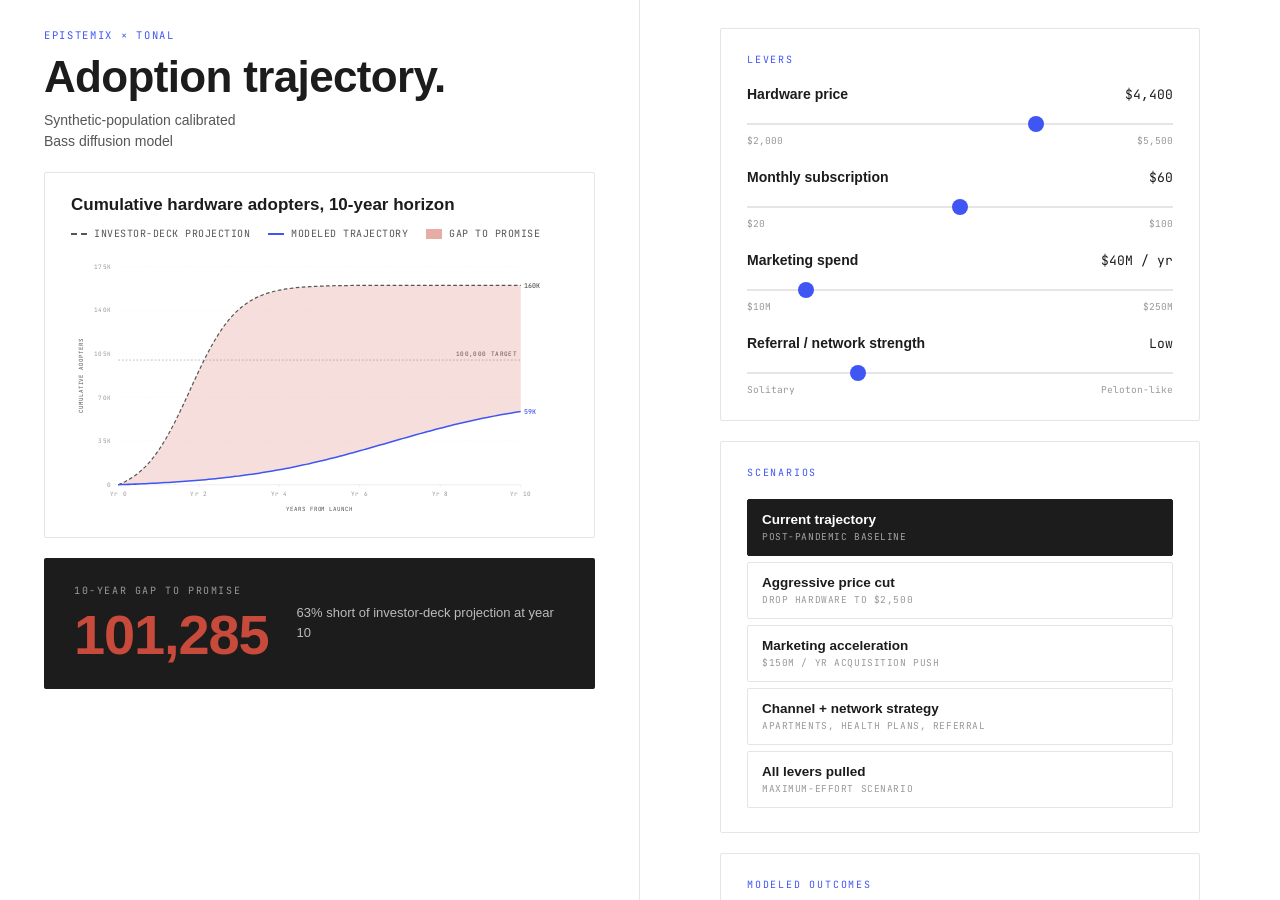
<file: tonal-curve/index.html>
<!DOCTYPE html>
<html lang="en">
<head>
<meta charset="UTF-8">
<meta name="viewport" content="width=device-width, initial-scale=1.0">
<title>Tonal — Adoption Trajectory Model</title>
<link rel="preconnect" href="https://fonts.googleapis.com">
<link rel="preconnect" href="https://fonts.gstatic.com" crossorigin>
<link href="https://fonts.googleapis.com/css2?family=JetBrains+Mono:wght@400;500&display=swap" rel="stylesheet">
<style>
  :root {
    --bg: #FFFFFF;
    --bg-soft: #FAFAFA;
    --ink: #1C1C1C;
    --ink-soft: #555555;
    --ink-faint: #999999;
    --rule: #E5E5E5;
    --brand: #4056F4;
    --promised: #555555;     /* Gray, dashed — reference line */
    --modeled: #4056F4;      /* Brand blue — active line */
    --gap: #C84A3B;          /* Dark red — full strength for hero number, low opacity for chart fill */

    --font-sans: Arial, system-ui, -apple-system, sans-serif;
    --font-mono: 'JetBrains Mono', Menlo, Consolas, monospace;
  }

  * { box-sizing: border-box; margin: 0; padding: 0; }

  html, body {
    height: 100%;
    overflow: hidden;
    background: var(--bg);
    color: var(--ink);
    font-family: var(--font-sans);
    font-weight: 400;
    -webkit-font-smoothing: antialiased;
    -moz-osx-font-smoothing: grayscale;
  }

  /* ─── Two-pane layout ─────────────────────────────────────── */
  .layout {
    display: grid;
    grid-template-columns: 1fr 1fr;
    height: 100vh;
  }

  .pane {
    height: 100vh;
    overflow-y: auto;
    padding: 28px 44px 36px 44px;
    scrollbar-width: thin;
    scrollbar-color: var(--rule) transparent;
  }
  .pane::-webkit-scrollbar { width: 8px; }
  .pane::-webkit-scrollbar-track { background: transparent; }
  .pane::-webkit-scrollbar-thumb { background: var(--rule); border-radius: 4px; }

  .pane-left {
    border-right: 1px solid var(--rule);
  }

  .pane-right {
    display: flex;
    justify-content: center;
  }
  .pane-right-inner {
    width: 100%;
    max-width: 480px;
  }

  /* ─── Header ──────────────────────────────────────────────── */
  header {
    margin-bottom: 20px;
  }

  .brand-label {
    font-family: var(--font-mono);
    font-size: 10.5px;
    letter-spacing: 0.16em;
    text-transform: uppercase;
    color: var(--brand);
    margin-bottom: 12px;
  }

  h1 {
    font-family: var(--font-sans);
    font-weight: 700;
    font-size: clamp(2rem, 3.6vw, 2.75rem);
    line-height: 1.05;
    letter-spacing: -0.015em;
    color: var(--ink);
  }

  .subtitle {
    font-family: var(--font-sans);
    font-size: 14px;
    color: var(--ink-soft);
    margin-top: 10px;
    line-height: 1.5;
  }

  /* ─── Chart card ──────────────────────────────────────────── */
  .chart-card {
    background: var(--bg);
    border: 1px solid var(--rule);
    border-radius: 2px;
    padding: 22px 26px 18px 26px;
    margin-bottom: 20px;
  }

  .chart-header {
    display: flex;
    justify-content: space-between;
    align-items: baseline;
    margin-bottom: 12px;
    flex-wrap: wrap;
    gap: 12px;
  }

  .chart-title {
    font-family: var(--font-sans);
    font-size: 1.0625rem;
    font-weight: 700;
    color: var(--ink);
  }

  .legend {
    display: flex;
    gap: 18px;
    font-family: var(--font-mono);
    font-size: 10px;
    letter-spacing: 0.05em;
    text-transform: uppercase;
    color: var(--ink-soft);
    flex-wrap: wrap;
  }
  .legend-item { display: flex; align-items: center; gap: 7px; }
  .legend-swatch { width: 16px; height: 2px; }
  .legend-swatch.dashed { border-top: 2px dashed var(--promised); height: 0; }
  .legend-swatch.solid { background: var(--modeled); }
  .legend-swatch.gap { background: var(--gap); opacity: 0.45; height: 10px; }

  #chart {
    width: 100%;
    height: auto;
    aspect-ratio: 820 / 440;
    display: block;
    margin-top: 4px;
  }

  /* SVG element styles */
  .axis-line { stroke: var(--rule); stroke-width: 1; }
  .grid-line { stroke: var(--rule); stroke-width: 0.5; stroke-dasharray: 2 4; }
  .axis-label {
    font-family: var(--font-mono);
    font-size: 10px;
    letter-spacing: 0.04em;
    fill: var(--ink-faint);
  }
  .axis-title {
    font-family: var(--font-mono);
    font-size: 9.5px;
    letter-spacing: 0.16em;
    text-transform: uppercase;
    fill: var(--ink-soft);
  }
  .curve-promised {
    fill: none;
    stroke: var(--promised);
    stroke-width: 2;
    stroke-dasharray: 6 4;
    transition: d 0.4s ease;
  }
  .curve-modeled {
    fill: none;
    stroke: var(--modeled);
    stroke-width: 2.5;
    transition: d 0.4s ease;
  }
  .gap-region {
    fill: var(--gap);
    opacity: 0.18;
    transition: d 0.4s ease;
  }
  .target-marker {
    stroke: var(--ink-faint);
    stroke-width: 1;
    stroke-dasharray: 3 3;
  }
  .target-label {
    font-family: var(--font-mono);
    font-size: 10px;
    letter-spacing: 0.06em;
    fill: var(--ink-soft);
  }
  .end-label {
    font-family: var(--font-mono);
    font-size: 11px;
    font-weight: 500;
  }

  /* ─── Gap headline (left pane) ────────────────────────────── */
  .gap-headline {
    background: var(--ink);
    color: #FFFFFF;
    padding: 26px 30px;
    border-radius: 2px;
    display: grid;
    grid-template-columns: auto 1fr;
    gap: 28px;
    align-items: center;
  }
  .gap-headline .label {
    font-family: var(--font-mono);
    font-size: 10px;
    letter-spacing: 0.16em;
    text-transform: uppercase;
    color: rgba(255, 255, 255, 0.55);
    margin-bottom: 10px;
    display: block;
  }
  .gap-headline .big-number {
    font-family: var(--font-sans);
    font-weight: 700;
    font-size: clamp(2.5rem, 5vw, 3.5rem);
    line-height: 1;
    font-variant-numeric: tabular-nums;
    letter-spacing: -0.02em;
    color: var(--gap);
  }
  .gap-headline .caption {
    font-family: var(--font-sans);
    font-size: 13px;
    color: rgba(255, 255, 255, 0.7);
    line-height: 1.55;
  }

  /* ─── Right pane sections ────────────────────────────────── */
  .panel-section {
    background: var(--bg);
    border: 1px solid var(--rule);
    border-radius: 2px;
    padding: 24px 26px;
    margin-bottom: 20px;
  }
  .panel-section:last-child { margin-bottom: 0; }

  .section-label {
    font-family: var(--font-mono);
    font-size: 10px;
    letter-spacing: 0.18em;
    text-transform: uppercase;
    color: var(--brand);
    margin-bottom: 20px;
    display: block;
  }

  /* Sliders */
  .slider-group { margin-bottom: 22px; }
  .slider-group:last-child { margin-bottom: 0; }

  .slider-label {
    display: flex;
    justify-content: space-between;
    align-items: baseline;
    margin-bottom: 8px;
  }
  .slider-label .name {
    font-family: var(--font-sans);
    font-size: 14px;
    color: var(--ink);
    font-weight: 700;
  }
  .slider-label .value {
    font-family: var(--font-mono);
    font-size: 13px;
    color: var(--ink);
    font-variant-numeric: tabular-nums;
  }

  input[type="range"] {
    -webkit-appearance: none;
    appearance: none;
    width: 100%;
    height: 2px;
    background: var(--rule);
    outline: none;
    border-radius: 0;
  }
  input[type="range"]::-webkit-slider-thumb {
    -webkit-appearance: none;
    appearance: none;
    width: 16px;
    height: 16px;
    background: var(--brand);
    border-radius: 50%;
    cursor: pointer;
    transition: transform 0.15s ease;
  }
  input[type="range"]::-webkit-slider-thumb:hover { transform: scale(1.2); }
  input[type="range"]::-moz-range-thumb {
    width: 16px;
    height: 16px;
    background: var(--brand);
    border-radius: 50%;
    cursor: pointer;
    border: none;
  }

  .slider-extents {
    display: flex;
    justify-content: space-between;
    margin-top: 5px;
    font-family: var(--font-mono);
    font-size: 9.5px;
    color: var(--ink-faint);
  }

  /* Presets */
  .presets {
    display: flex;
    flex-direction: column;
    gap: 6px;
  }
  .preset-btn {
    text-align: left;
    background: transparent;
    border: 1px solid var(--rule);
    padding: 12px 14px;
    font-family: var(--font-sans);
    font-size: 13.5px;
    color: var(--ink);
    cursor: pointer;
    transition: all 0.15s ease;
    border-radius: 2px;
    font-weight: 700;
  }
  .preset-btn:hover {
    background: var(--bg-soft);
    border-color: var(--ink-soft);
  }
  .preset-btn.active {
    background: var(--ink);
    color: #FFFFFF;
    border-color: var(--ink);
  }
  .preset-btn .preset-desc {
    display: block;
    font-family: var(--font-mono);
    font-size: 9.5px;
    letter-spacing: 0.06em;
    text-transform: uppercase;
    color: var(--ink-faint);
    margin-top: 3px;
    font-weight: 400;
  }
  .preset-btn.active .preset-desc { color: rgba(255, 255, 255, 0.6); }

  /* KPIs */
  .kpi-grid {
    display: grid;
    grid-template-columns: 1fr 1fr;
    gap: 20px 24px;
  }
  .kpi {
    border-top: 1px solid var(--rule);
    padding-top: 14px;
  }
  .kpi-label {
    font-family: var(--font-mono);
    font-size: 9.5px;
    letter-spacing: 0.12em;
    text-transform: uppercase;
    color: var(--ink-faint);
    margin-bottom: 8px;
  }
  .kpi-value {
    font-family: var(--font-sans);
    font-weight: 700;
    font-size: 1.75rem;
    line-height: 1;
    font-variant-numeric: tabular-nums;
    letter-spacing: -0.015em;
    color: var(--ink);
  }
  .kpi-sub {
    font-family: var(--font-mono);
    font-size: 10px;
    color: var(--ink-faint);
    margin-top: 5px;
  }

  /* ─── Responsive: stack panes on narrow screens ──────────── */
  @media (max-width: 900px) {
    html, body { overflow: auto; height: auto; }
    .layout {
      grid-template-columns: 1fr;
      height: auto;
    }
    .pane {
      height: auto;
      overflow-y: visible;
    }
    .pane-left { border-right: none; border-bottom: 1px solid var(--rule); }
    .gap-headline { grid-template-columns: 1fr; gap: 12px; }
  }
</style>
</head>
<body>
<div class="layout">

  <!-- ═══ LEFT PANE: graphics ═══════════════════════════════ -->
  <div class="pane pane-left">

    <header>
      <div class="brand-label">EPISTEMIX × TONAL</div>
      <h1>Adoption trajectory.</h1>
      <div class="subtitle">
        Synthetic-population calibrated<br>
        Bass diffusion model
      </div>
    </header>

    <div class="chart-card">
      <div class="chart-header">
        <div class="chart-title">Cumulative hardware adopters, 10-year horizon</div>
        <div class="legend">
          <div class="legend-item"><div class="legend-swatch dashed"></div>Investor-deck projection</div>
          <div class="legend-item"><div class="legend-swatch solid"></div>Modeled trajectory</div>
          <div class="legend-item"><div class="legend-swatch gap"></div>Gap to promise</div>
        </div>
      </div>
      <svg id="chart" viewBox="0 0 820 440" preserveAspectRatio="xMidYMid meet"></svg>
    </div>

    <div class="gap-headline">
      <div>
        <span class="label">10-Year Gap to Promise</span>
        <div class="big-number" id="gap-shortfall">—</div>
      </div>
      <div class="caption" id="gap-caption">adopters short of investor-deck projection</div>
    </div>

  </div>

  <!-- ═══ RIGHT PANE: controls ═════════════════════════════ -->
  <div class="pane pane-right">
    <div class="pane-right-inner">

      <div class="panel-section">
        <span class="section-label">Levers</span>

        <div class="slider-group">
          <div class="slider-label">
            <span class="name">Hardware price</span>
            <span class="value" id="price-val">$4,400</span>
          </div>
          <input type="range" id="price" min="2000" max="5500" step="100" value="4400">
          <div class="slider-extents"><span>$2,000</span><span>$5,500</span></div>
        </div>

        <div class="slider-group">
          <div class="slider-label">
            <span class="name">Monthly subscription</span>
            <span class="value" id="sub-val">$60</span>
          </div>
          <input type="range" id="sub" min="20" max="100" step="5" value="60">
          <div class="slider-extents"><span>$20</span><span>$100</span></div>
        </div>

        <div class="slider-group">
          <div class="slider-label">
            <span class="name">Marketing spend</span>
            <span class="value" id="mkt-val">$40M / yr</span>
          </div>
          <input type="range" id="mkt" min="10" max="250" step="5" value="40">
          <div class="slider-extents"><span>$10M</span><span>$250M</span></div>
        </div>

        <div class="slider-group">
          <div class="slider-label">
            <span class="name">Referral / network strength</span>
            <span class="value" id="ref-val">Medium</span>
          </div>
          <input type="range" id="ref" min="0" max="100" step="5" value="30">
          <div class="slider-extents"><span>Solitary</span><span>Peloton-like</span></div>
        </div>
      </div>

      <div class="panel-section">
        <span class="section-label">Scenarios</span>
        <div class="presets">
          <button class="preset-btn" data-preset="current">
            Current trajectory
            <span class="preset-desc">Post-pandemic baseline</span>
          </button>
          <button class="preset-btn" data-preset="price-cut">
            Aggressive price cut
            <span class="preset-desc">Drop hardware to $2,500</span>
          </button>
          <button class="preset-btn" data-preset="marketing">
            Marketing acceleration
            <span class="preset-desc">$150M / yr acquisition push</span>
          </button>
          <button class="preset-btn" data-preset="b2b">
            Channel + network strategy
            <span class="preset-desc">Apartments, health plans, referral</span>
          </button>
          <button class="preset-btn" data-preset="all-in">
            All levers pulled
            <span class="preset-desc">Maximum-effort scenario</span>
          </button>
        </div>
      </div>

      <div class="panel-section">
        <span class="section-label">Modeled outcomes</span>
        <div class="kpi-grid">
          <div class="kpi">
            <div class="kpi-label">Year 2 adopters</div>
            <div class="kpi-value" id="kpi-y2">—</div>
            <div class="kpi-sub" id="kpi-y2-sub">—</div>
          </div>
          <div class="kpi">
            <div class="kpi-label">Year 5 adopters</div>
            <div class="kpi-value" id="kpi-y5">—</div>
            <div class="kpi-sub" id="kpi-y5-sub">—</div>
          </div>
          <div class="kpi">
            <div class="kpi-label">Year 10 adopters</div>
            <div class="kpi-value" id="kpi-y10">—</div>
            <div class="kpi-sub" id="kpi-y10-sub">—</div>
          </div>
          <div class="kpi">
            <div class="kpi-label">Reachable ceiling</div>
            <div class="kpi-value" id="kpi-ceiling">—</div>
            <div class="kpi-sub">addressable households</div>
          </div>
          <div class="kpi">
            <div class="kpi-label">10-yr hardware revenue</div>
            <div class="kpi-value" id="kpi-hw">—</div>
            <div class="kpi-sub">cumulative</div>
          </div>
          <div class="kpi">
            <div class="kpi-label">10-yr subscription</div>
            <div class="kpi-value" id="kpi-sub">—</div>
            <div class="kpi-sub">cumulative</div>
          </div>
        </div>
      </div>

    </div>
  </div>

</div>

<script>
/* ──────────────────────────────────────────────────────────────────
   Bass diffusion model
   N(t) = m · (1 - e^(-(p+q)t)) / (1 + (q/p)·e^(-(p+q)t))
   ────────────────────────────────────────────────────────────────── */

const PROMISED = { m: 160000, p: 0.08, q: 1.6 };

function deriveParams(price, sub, marketing, referral) {
  const priceFactor = Math.pow(4400 / price, 1.7);
  const subFactor   = Math.pow(60 / sub, 0.55);
  const m = Math.round(70000 * priceFactor * subFactor);
  const p = 0.003 + 0.035 * (1 - Math.exp(-marketing / 90));
  const r = referral / 100;
  const q = 0.15 + 1.4 * r;
  return { m, p, q };
}

function bass(t, m, p, q) {
  if (t <= 0) return 0;
  const e = Math.exp(-(p + q) * t);
  return m * (1 - e) / (1 + (q / p) * e);
}

/* ──────────────────────────────────────────────────────────────────
   Chart rendering (SVG)
   ────────────────────────────────────────────────────────────────── */
const SVG_NS = 'http://www.w3.org/2000/svg';
const chart = document.getElementById('chart');

const W = 820, H = 440;
const MARGIN = { top: 24, right: 78, bottom: 56, left: 78 };
const innerW = W - MARGIN.left - MARGIN.right;
const innerH = H - MARGIN.top - MARGIN.bottom;

const T_MAX = 10;
let yMax = 180000;

function xScale(t) { return MARGIN.left + (t / T_MAX) * innerW; }
function yScale(n) { return MARGIN.top + innerH - (n / yMax) * innerH; }

function buildCurvePath(coeffs) {
  const points = [];
  const steps = 120;
  for (let i = 0; i <= steps; i++) {
    const t = (i / steps) * T_MAX;
    points.push([xScale(t), yScale(bass(t, coeffs.m, coeffs.p, coeffs.q))]);
  }
  return 'M' + points.map(p => `${p[0].toFixed(1)},${p[1].toFixed(1)}`).join(' L');
}

function buildGapPath(modeled, promised) {
  const steps = 120;
  const fwd = [], back = [];
  for (let i = 0; i <= steps; i++) {
    const t = (i / steps) * T_MAX;
    const yP = bass(t, promised.m, promised.p, promised.q);
    const yM = bass(t, modeled.m, modeled.p, modeled.q);
    fwd.push([xScale(t), yScale(yP)]);
    back.push([xScale(t), yScale(Math.min(yM, yP))]);
  }
  back.reverse();
  return 'M' + [...fwd, ...back].map(p => `${p[0].toFixed(1)},${p[1].toFixed(1)}`).join(' L') + ' Z';
}

function renderChart(modeled) {
  const peak = Math.max(
    bass(T_MAX, PROMISED.m, PROMISED.p, PROMISED.q),
    bass(T_MAX, modeled.m, modeled.p, modeled.q),
    PROMISED.m
  );
  yMax = Math.ceil(peak / 25000) * 25000;
  if (yMax < 100000) yMax = 100000;

  chart.innerHTML = '';

  const ySteps = 5;
  for (let i = 0; i <= ySteps; i++) {
    const v = (yMax / ySteps) * i;
    const y = yScale(v);
    const ln = document.createElementNS(SVG_NS, 'line');
    ln.setAttribute('x1', MARGIN.left);
    ln.setAttribute('x2', MARGIN.left + innerW);
    ln.setAttribute('y1', y);
    ln.setAttribute('y2', y);
    ln.setAttribute('class', i === 0 ? 'axis-line' : 'grid-line');
    chart.appendChild(ln);
    const lbl = document.createElementNS(SVG_NS, 'text');
    lbl.setAttribute('x', MARGIN.left - 12);
    lbl.setAttribute('y', y + 3.5);
    lbl.setAttribute('text-anchor', 'end');
    lbl.setAttribute('class', 'axis-label');
    lbl.textContent = formatThousands(v);
    chart.appendChild(lbl);
  }

  for (let yr = 0; yr <= T_MAX; yr += 2) {
    const x = xScale(yr);
    const tick = document.createElementNS(SVG_NS, 'line');
    tick.setAttribute('x1', x);
    tick.setAttribute('x2', x);
    tick.setAttribute('y1', MARGIN.top + innerH);
    tick.setAttribute('y2', MARGIN.top + innerH + 4);
    tick.setAttribute('class', 'axis-line');
    chart.appendChild(tick);
    const lbl = document.createElementNS(SVG_NS, 'text');
    lbl.setAttribute('x', x);
    lbl.setAttribute('y', MARGIN.top + innerH + 18);
    lbl.setAttribute('text-anchor', 'middle');
    lbl.setAttribute('class', 'axis-label');
    lbl.textContent = 'Yr ' + yr;
    chart.appendChild(lbl);
  }

  const xTitle = document.createElementNS(SVG_NS, 'text');
  xTitle.setAttribute('x', MARGIN.left + innerW / 2);
  xTitle.setAttribute('y', H - 12);
  xTitle.setAttribute('text-anchor', 'middle');
  xTitle.setAttribute('class', 'axis-title');
  xTitle.textContent = 'YEARS FROM LAUNCH';
  chart.appendChild(xTitle);

  const yTitle = document.createElementNS(SVG_NS, 'text');
  yTitle.setAttribute('transform', `translate(20, ${MARGIN.top + innerH / 2}) rotate(-90)`);
  yTitle.setAttribute('text-anchor', 'middle');
  yTitle.setAttribute('class', 'axis-title');
  yTitle.textContent = 'CUMULATIVE ADOPTERS';
  chart.appendChild(yTitle);

  const targetY = yScale(100000);
  const targetLine = document.createElementNS(SVG_NS, 'line');
  targetLine.setAttribute('x1', MARGIN.left);
  targetLine.setAttribute('x2', MARGIN.left + innerW);
  targetLine.setAttribute('y1', targetY);
  targetLine.setAttribute('y2', targetY);
  targetLine.setAttribute('class', 'target-marker');
  chart.appendChild(targetLine);

  const targetLbl = document.createElementNS(SVG_NS, 'text');
  targetLbl.setAttribute('x', MARGIN.left + innerW - 6);
  targetLbl.setAttribute('y', targetY - 6);
  targetLbl.setAttribute('text-anchor', 'end');
  targetLbl.setAttribute('class', 'target-label');
  targetLbl.textContent = '100,000 TARGET';
  chart.appendChild(targetLbl);

  const gap = document.createElementNS(SVG_NS, 'path');
  gap.setAttribute('d', buildGapPath(modeled, PROMISED));
  gap.setAttribute('class', 'gap-region');
  chart.appendChild(gap);

  const promisedPath = document.createElementNS(SVG_NS, 'path');
  promisedPath.setAttribute('d', buildCurvePath(PROMISED));
  promisedPath.setAttribute('class', 'curve-promised');
  chart.appendChild(promisedPath);

  const modeledPath = document.createElementNS(SVG_NS, 'path');
  modeledPath.setAttribute('d', buildCurvePath(modeled));
  modeledPath.setAttribute('class', 'curve-modeled');
  chart.appendChild(modeledPath);

  const pEnd = bass(T_MAX, PROMISED.m, PROMISED.p, PROMISED.q);
  const mEnd = bass(T_MAX, modeled.m, modeled.p, modeled.q);

  const pLbl = document.createElementNS(SVG_NS, 'text');
  pLbl.setAttribute('x', xScale(T_MAX) + 6);
  pLbl.setAttribute('y', yScale(pEnd) + 4);
  pLbl.setAttribute('class', 'end-label');
  pLbl.setAttribute('fill', 'var(--promised)');
  pLbl.textContent = formatThousands(pEnd);
  chart.appendChild(pLbl);

  const mLbl = document.createElementNS(SVG_NS, 'text');
  mLbl.setAttribute('x', xScale(T_MAX) + 6);
  mLbl.setAttribute('y', yScale(mEnd) + 4);
  mLbl.setAttribute('class', 'end-label');
  mLbl.setAttribute('fill', 'var(--modeled)');
  mLbl.textContent = formatThousands(mEnd);
  chart.appendChild(mLbl);
}

function formatThousands(n) {
  if (n >= 1000) return Math.round(n / 1000) + 'K';
  return Math.round(n).toString();
}

function formatNumber(n) {
  return Math.round(n).toLocaleString('en-US');
}

function formatMoney(n) {
  if (n >= 1e9) return '$' + (n / 1e9).toFixed(2) + 'B';
  if (n >= 1e6) return '$' + (n / 1e6).toFixed(0) + 'M';
  if (n >= 1e3) return '$' + (n / 1e3).toFixed(0) + 'K';
  return '$' + Math.round(n);
}

function refLabel(v) {
  if (v < 15) return 'Solitary';
  if (v < 40) return 'Low';
  if (v < 65) return 'Medium';
  if (v < 85) return 'High';
  return 'Peloton-like';
}

function calcRevenue(modeled, price, monthlySub) {
  const adoptersAt10 = bass(T_MAX, modeled.m, modeled.p, modeled.q);
  const hwRev = adoptersAt10 * price;

  let subRev = 0;
  const months = T_MAX * 12;
  for (let mo = 1; mo <= months; mo++) {
    const tYears = mo / 12;
    const activeSubs = bass(tYears, modeled.m, modeled.p, modeled.q);
    subRev += activeSubs * monthlySub;
  }
  return { hwRev, subRev };
}

function update() {
  const price = +document.getElementById('price').value;
  const sub   = +document.getElementById('sub').value;
  const mkt   = +document.getElementById('mkt').value;
  const ref   = +document.getElementById('ref').value;

  document.getElementById('price-val').textContent = '$' + price.toLocaleString();
  document.getElementById('sub-val').textContent   = '$' + sub;
  document.getElementById('mkt-val').textContent   = '$' + mkt + 'M / yr';
  document.getElementById('ref-val').textContent   = refLabel(ref);

  const modeled = deriveParams(price, sub, mkt, ref);

  renderChart(modeled);

  const y2  = bass(2,  modeled.m, modeled.p, modeled.q);
  const y5  = bass(5,  modeled.m, modeled.p, modeled.q);
  const y10 = bass(10, modeled.m, modeled.p, modeled.q);

  const p2  = bass(2,  PROMISED.m, PROMISED.p, PROMISED.q);
  const p5  = bass(5,  PROMISED.m, PROMISED.p, PROMISED.q);
  const p10 = bass(10, PROMISED.m, PROMISED.p, PROMISED.q);

  document.getElementById('kpi-y2').textContent  = formatNumber(y2);
  document.getElementById('kpi-y5').textContent  = formatNumber(y5);
  document.getElementById('kpi-y10').textContent = formatNumber(y10);
  document.getElementById('kpi-y2-sub').textContent  = 'vs ' + formatNumber(p2)  + ' promised';
  document.getElementById('kpi-y5-sub').textContent  = 'vs ' + formatNumber(p5)  + ' promised';
  document.getElementById('kpi-y10-sub').textContent = 'vs ' + formatNumber(p10) + ' promised';

  document.getElementById('kpi-ceiling').textContent = formatNumber(modeled.m);

  const { hwRev, subRev } = calcRevenue(modeled, price, sub);
  document.getElementById('kpi-hw').textContent  = formatMoney(hwRev);
  document.getElementById('kpi-sub').textContent = formatMoney(subRev);

  const shortfall = Math.max(0, p10 - y10);
  document.getElementById('gap-shortfall').textContent = formatNumber(shortfall);
  const pct = p10 > 0 ? Math.round((shortfall / p10) * 100) : 0;
  if (shortfall === 0) {
    document.getElementById('gap-caption').textContent = 'meeting or exceeding investor-deck projection at year 10';
  } else {
    document.getElementById('gap-caption').textContent =
      pct + '% short of investor-deck projection at year 10';
  }
}

const PRESETS = {
  'current':   { price: 4400, sub: 60, mkt: 40,  ref: 25 },
  'price-cut': { price: 2500, sub: 50, mkt: 40,  ref: 30 },
  'marketing': { price: 4400, sub: 60, mkt: 150, ref: 35 },
  'b2b':       { price: 3800, sub: 55, mkt: 60,  ref: 70 },
  'all-in':    { price: 2800, sub: 45, mkt: 180, ref: 75 }
};

function applyPreset(name) {
  const p = PRESETS[name];
  if (!p) return;
  document.getElementById('price').value = p.price;
  document.getElementById('sub').value   = p.sub;
  document.getElementById('mkt').value   = p.mkt;
  document.getElementById('ref').value   = p.ref;
  document.querySelectorAll('.preset-btn').forEach(b => {
    b.classList.toggle('active', b.dataset.preset === name);
  });
  update();
}

['price', 'sub', 'mkt', 'ref'].forEach(id => {
  document.getElementById(id).addEventListener('input', () => {
    document.querySelectorAll('.preset-btn').forEach(b => b.classList.remove('active'));
    update();
  });
});

document.querySelectorAll('.preset-btn').forEach(btn => {
  btn.addEventListener('click', () => applyPreset(btn.dataset.preset));
});

applyPreset('current');
</script>
</body>
</html>
</file>
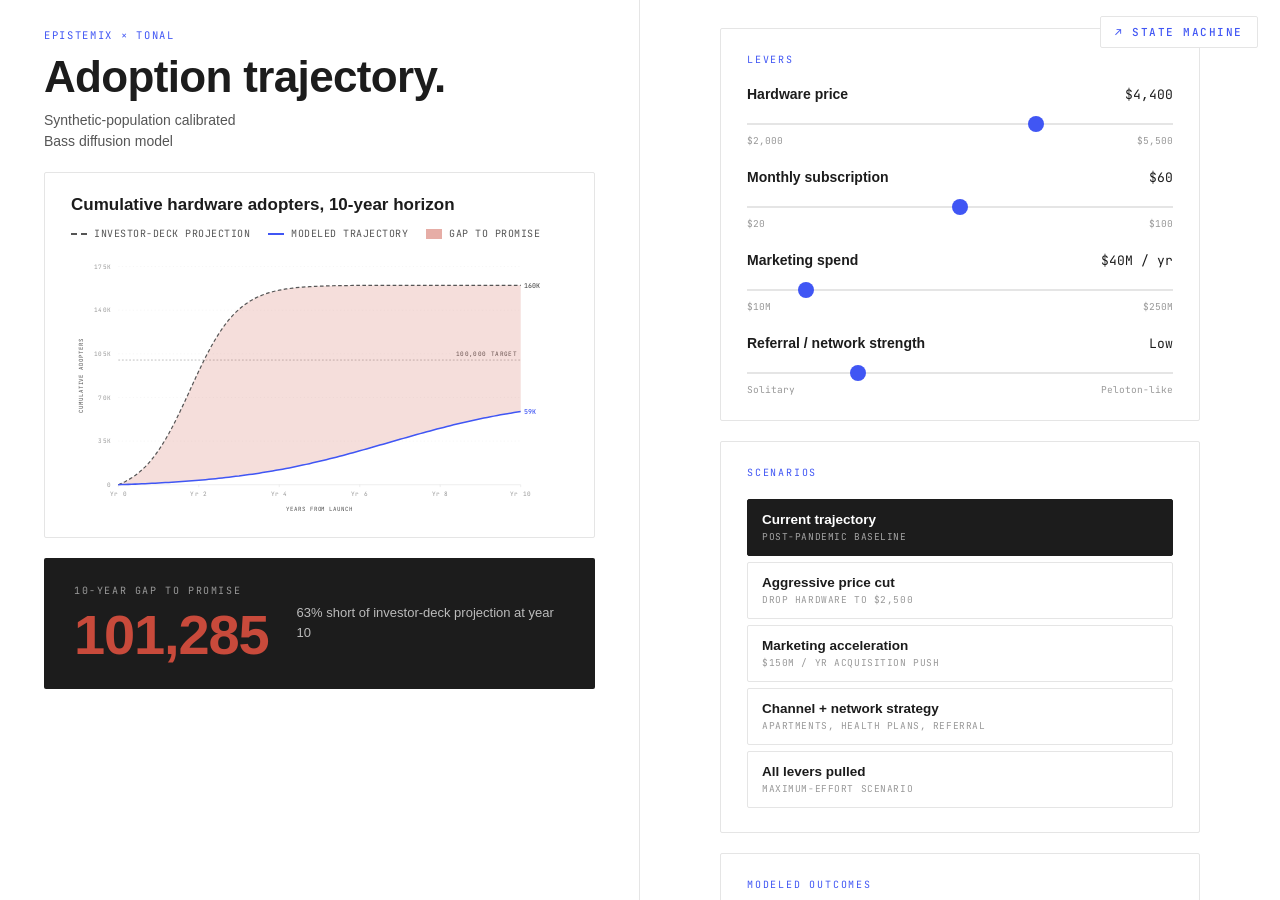
<file: tonal/index.html>
<!DOCTYPE html>
<html lang="en">
<head>
<meta charset="UTF-8">
<meta name="viewport" content="width=device-width, initial-scale=1.0">
<title>Tonal — Adoption Trajectory Model</title>
<link rel="preconnect" href="https://fonts.googleapis.com">
<link rel="preconnect" href="https://fonts.gstatic.com" crossorigin>
<link href="https://fonts.googleapis.com/css2?family=JetBrains+Mono:wght@400;500&display=swap" rel="stylesheet">
<style>
  :root {
    --bg: #FFFFFF;
    --bg-soft: #FAFAFA;
    --ink: #1C1C1C;
    --ink-soft: #555555;
    --ink-faint: #999999;
    --rule: #E5E5E5;
    --brand: #4056F4;
    --promised: #555555;     /* Gray, dashed — reference line */
    --modeled: #4056F4;      /* Brand blue — active line */
    --gap: #C84A3B;          /* Dark red — full strength for hero number, low opacity for chart fill */

    --font-sans: Arial, system-ui, -apple-system, sans-serif;
    --font-mono: 'JetBrains Mono', Menlo, Consolas, monospace;
  }

  * { box-sizing: border-box; margin: 0; padding: 0; }

  html, body {
    height: 100%;
    overflow: hidden;
    background: var(--bg);
    color: var(--ink);
    font-family: var(--font-sans);
    font-weight: 400;
    -webkit-font-smoothing: antialiased;
    -moz-osx-font-smoothing: grayscale;
  }

  /* ─── Two-pane layout ─────────────────────────────────────── */
  .layout {
    display: grid;
    grid-template-columns: 1fr 1fr;
    height: 100vh;
  }

  .pane {
    height: 100vh;
    overflow-y: auto;
    padding: 28px 44px 36px 44px;
    scrollbar-width: thin;
    scrollbar-color: var(--rule) transparent;
  }
  .pane::-webkit-scrollbar { width: 8px; }
  .pane::-webkit-scrollbar-track { background: transparent; }
  .pane::-webkit-scrollbar-thumb { background: var(--rule); border-radius: 4px; }

  .pane-left {
    border-right: 1px solid var(--rule);
  }

  .pane-right {
    display: flex;
    justify-content: center;
  }
  .pane-right-inner {
    width: 100%;
    max-width: 480px;
  }

  /* ─── Header ──────────────────────────────────────────────── */
  header {
    margin-bottom: 20px;
  }

  .brand-label {
    font-family: var(--font-mono);
    font-size: 10.5px;
    letter-spacing: 0.16em;
    text-transform: uppercase;
    color: var(--brand);
    margin-bottom: 12px;
  }

  h1 {
    font-family: var(--font-sans);
    font-weight: 700;
    font-size: clamp(2rem, 3.6vw, 2.75rem);
    line-height: 1.05;
    letter-spacing: -0.015em;
    color: var(--ink);
  }

  .subtitle {
    font-family: var(--font-sans);
    font-size: 14px;
    color: var(--ink-soft);
    margin-top: 10px;
    line-height: 1.5;
  }

  /* ─── Chart card ──────────────────────────────────────────── */
  .chart-card {
    background: var(--bg);
    border: 1px solid var(--rule);
    border-radius: 2px;
    padding: 22px 26px 18px 26px;
    margin-bottom: 20px;
  }

  .chart-header {
    display: flex;
    justify-content: space-between;
    align-items: baseline;
    margin-bottom: 12px;
    flex-wrap: wrap;
    gap: 12px;
  }

  .chart-title {
    font-family: var(--font-sans);
    font-size: 1.0625rem;
    font-weight: 700;
    color: var(--ink);
  }

  .legend {
    display: flex;
    gap: 18px;
    font-family: var(--font-mono);
    font-size: 10px;
    letter-spacing: 0.05em;
    text-transform: uppercase;
    color: var(--ink-soft);
    flex-wrap: wrap;
  }
  .legend-item { display: flex; align-items: center; gap: 7px; }
  .legend-swatch { width: 16px; height: 2px; }
  .legend-swatch.dashed { border-top: 2px dashed var(--promised); height: 0; }
  .legend-swatch.solid { background: var(--modeled); }
  .legend-swatch.gap { background: var(--gap); opacity: 0.45; height: 10px; }

  #chart {
    width: 100%;
    height: auto;
    aspect-ratio: 820 / 440;
    display: block;
    margin-top: 4px;
  }

  /* SVG element styles */
  .axis-line { stroke: var(--rule); stroke-width: 1; }
  .grid-line { stroke: var(--rule); stroke-width: 0.5; stroke-dasharray: 2 4; }
  .axis-label {
    font-family: var(--font-mono);
    font-size: 10px;
    letter-spacing: 0.04em;
    fill: var(--ink-faint);
  }
  .axis-title {
    font-family: var(--font-mono);
    font-size: 9.5px;
    letter-spacing: 0.16em;
    text-transform: uppercase;
    fill: var(--ink-soft);
  }
  .curve-promised {
    fill: none;
    stroke: var(--promised);
    stroke-width: 2;
    stroke-dasharray: 6 4;
    transition: d 0.4s ease;
  }
  .curve-modeled {
    fill: none;
    stroke: var(--modeled);
    stroke-width: 2.5;
    transition: d 0.4s ease;
  }
  .gap-region {
    fill: var(--gap);
    opacity: 0.18;
    transition: d 0.4s ease;
  }
  .target-marker {
    stroke: var(--ink-faint);
    stroke-width: 1;
    stroke-dasharray: 3 3;
  }
  .target-label {
    font-family: var(--font-mono);
    font-size: 10px;
    letter-spacing: 0.06em;
    fill: var(--ink-soft);
  }
  .end-label {
    font-family: var(--font-mono);
    font-size: 11px;
    font-weight: 500;
  }

  /* ─── Gap headline (left pane) ────────────────────────────── */
  .gap-headline {
    background: var(--ink);
    color: #FFFFFF;
    padding: 26px 30px;
    border-radius: 2px;
    display: grid;
    grid-template-columns: auto 1fr;
    gap: 28px;
    align-items: center;
  }
  .gap-headline .label {
    font-family: var(--font-mono);
    font-size: 10px;
    letter-spacing: 0.16em;
    text-transform: uppercase;
    color: rgba(255, 255, 255, 0.55);
    margin-bottom: 10px;
    display: block;
  }
  .gap-headline .big-number {
    font-family: var(--font-sans);
    font-weight: 700;
    font-size: clamp(2.5rem, 5vw, 3.5rem);
    line-height: 1;
    font-variant-numeric: tabular-nums;
    letter-spacing: -0.02em;
    color: var(--gap);
  }
  .gap-headline .caption {
    font-family: var(--font-sans);
    font-size: 13px;
    color: rgba(255, 255, 255, 0.7);
    line-height: 1.55;
  }

  /* ─── Right pane sections ────────────────────────────────── */
  .panel-section {
    background: var(--bg);
    border: 1px solid var(--rule);
    border-radius: 2px;
    padding: 24px 26px;
    margin-bottom: 20px;
  }
  .panel-section:last-child { margin-bottom: 0; }

  .section-label {
    font-family: var(--font-mono);
    font-size: 10px;
    letter-spacing: 0.18em;
    text-transform: uppercase;
    color: var(--brand);
    margin-bottom: 20px;
    display: block;
  }

  /* Sliders */
  .slider-group { margin-bottom: 22px; }
  .slider-group:last-child { margin-bottom: 0; }

  .slider-label {
    display: flex;
    justify-content: space-between;
    align-items: baseline;
    margin-bottom: 8px;
  }
  .slider-label .name {
    font-family: var(--font-sans);
    font-size: 14px;
    color: var(--ink);
    font-weight: 700;
  }
  .slider-label .value {
    font-family: var(--font-mono);
    font-size: 13px;
    color: var(--ink);
    font-variant-numeric: tabular-nums;
  }

  input[type="range"] {
    -webkit-appearance: none;
    appearance: none;
    width: 100%;
    height: 2px;
    background: var(--rule);
    outline: none;
    border-radius: 0;
  }
  input[type="range"]::-webkit-slider-thumb {
    -webkit-appearance: none;
    appearance: none;
    width: 16px;
    height: 16px;
    background: var(--brand);
    border-radius: 50%;
    cursor: pointer;
    transition: transform 0.15s ease;
  }
  input[type="range"]::-webkit-slider-thumb:hover { transform: scale(1.2); }
  input[type="range"]::-moz-range-thumb {
    width: 16px;
    height: 16px;
    background: var(--brand);
    border-radius: 50%;
    cursor: pointer;
    border: none;
  }

  .slider-extents {
    display: flex;
    justify-content: space-between;
    margin-top: 5px;
    font-family: var(--font-mono);
    font-size: 9.5px;
    color: var(--ink-faint);
  }

  /* Presets */
  .presets {
    display: flex;
    flex-direction: column;
    gap: 6px;
  }
  .preset-btn {
    text-align: left;
    background: transparent;
    border: 1px solid var(--rule);
    padding: 12px 14px;
    font-family: var(--font-sans);
    font-size: 13.5px;
    color: var(--ink);
    cursor: pointer;
    transition: all 0.15s ease;
    border-radius: 2px;
    font-weight: 700;
  }
  .preset-btn:hover {
    background: var(--bg-soft);
    border-color: var(--ink-soft);
  }
  .preset-btn.active {
    background: var(--ink);
    color: #FFFFFF;
    border-color: var(--ink);
  }
  .preset-btn .preset-desc {
    display: block;
    font-family: var(--font-mono);
    font-size: 9.5px;
    letter-spacing: 0.06em;
    text-transform: uppercase;
    color: var(--ink-faint);
    margin-top: 3px;
    font-weight: 400;
  }
  .preset-btn.active .preset-desc { color: rgba(255, 255, 255, 0.6); }

  /* KPIs */
  .kpi-grid {
    display: grid;
    grid-template-columns: 1fr 1fr;
    gap: 20px 24px;
  }
  .kpi {
    border-top: 1px solid var(--rule);
    padding-top: 14px;
  }
  .kpi-label {
    font-family: var(--font-mono);
    font-size: 9.5px;
    letter-spacing: 0.12em;
    text-transform: uppercase;
    color: var(--ink-faint);
    margin-bottom: 8px;
  }
  .kpi-value {
    font-family: var(--font-sans);
    font-weight: 700;
    font-size: 1.75rem;
    line-height: 1;
    font-variant-numeric: tabular-nums;
    letter-spacing: -0.015em;
    color: var(--ink);
  }
  .kpi-sub {
    font-family: var(--font-mono);
    font-size: 10px;
    color: var(--ink-faint);
    margin-top: 5px;
  }

  /* ─── Responsive: stack panes on narrow screens ──────────── */
  @media (max-width: 900px) {
    html, body { overflow: auto; height: auto; }
    .layout {
      grid-template-columns: 1fr;
      height: auto;
    }
    .pane {
      height: auto;
      overflow-y: visible;
    }
    .pane-left { border-right: none; border-bottom: 1px solid var(--rule); }
    .gap-headline { grid-template-columns: 1fr; gap: 12px; }
  }

  /* ─── State-machine modal toggle ──────────────────────────── */
  .view-toggle {
    position: fixed;
    top: 16px;
    right: 22px;
    z-index: 1001;
    font-family: var(--font-mono);
    font-size: 11px;
    font-weight: 500;
    letter-spacing: 0.14em;
    text-transform: uppercase;
    color: var(--brand);
    background: var(--bg);
    padding: 8px 14px;
    border: 1px solid var(--rule);
    border-radius: 2px;
    cursor: pointer;
    user-select: none;
    transition: background 120ms ease, color 120ms ease, border-color 120ms ease;
  }
  .view-toggle:hover {
    background: var(--brand);
    color: #ffffff;
    border-color: var(--brand);
  }
  .view-toggle.is-open {
    color: var(--ink);
  }
  .view-toggle.is-open:hover {
    background: var(--ink);
    color: #ffffff;
    border-color: var(--ink);
  }

  .modal-overlay {
    position: fixed;
    inset: 0;
    background: rgba(255,255,255,0.985);
    display: none;
    align-items: center;
    justify-content: center;
    z-index: 1000;
    padding: 24px;
    box-sizing: border-box;
  }
  .modal-overlay.open { display: flex; }
  .modal-overlay > svg {
    max-width: 100%;
    max-height: calc(100vh - 48px);
    width: auto;
    height: auto;
  }
</style>
</head>
<body>

<button id="view-toggle" class="view-toggle" type="button" aria-controls="state-modal" aria-expanded="false">↗ STATE MACHINE</button>

<div id="state-modal" class="modal-overlay" role="dialog" aria-label="Tonal adoption state machine" aria-hidden="true">
<svg xmlns="http://www.w3.org/2000/svg" viewBox="0 0 1040 1080" font-family="Arial, Helvetica, sans-serif">
  <defs>
    <marker id="sm-arrow" viewBox="0 0 10 10" refX="9" refY="5" markerWidth="8" markerHeight="8" orient="auto-start-reverse">
      <path d="M0,0 L10,5 L0,10 z" fill="#1c1c1c"/>
    </marker>
    <marker id="sm-arrowred" viewBox="0 0 10 10" refX="9" refY="5" markerWidth="8" markerHeight="8" orient="auto-start-reverse">
      <path d="M0,0 L10,5 L0,10 z" fill="#F04438"/>
    </marker>
    <marker id="sm-arrowblue" viewBox="0 0 10 10" refX="9" refY="5" markerWidth="9" markerHeight="9" orient="auto-start-reverse">
      <path d="M0,0 L10,5 L0,10 z" fill="#4056F4"/>
    </marker>
  </defs>
  <text x="300" y="50" font-size="32" font-weight="bold" fill="#1c1c1c">Tonal adoption state machine</text>
  <text font-size="15" fill="#555555"><tspan x="300" y="78">Per-individual journey from Unaware through subscription, evangelism, and lapse.</tspan><tspan x="300" y="98">Transition probabilities are functions of persona, attributes, exposure, and social network.</tspan><tspan x="300" y="118">Small blue labels under each state name reference the Rogers Innovation-Decision stage.</tspan></text>

  <rect x="131" y="130" width="280" height="80" rx="40" ry="40" fill="#ffffff" stroke="#4056F4" stroke-width="2.5"/>
  <circle cx="169" cy="170" r="10" fill="#ffffff" stroke="#1c1c1c" stroke-width="1.8"/>
  <text x="271" y="177" text-anchor="middle" font-size="22" font-weight="bold" fill="#1c1c1c">Unaware</text>
  <text x="271" y="195" text-anchor="middle" font-size="12" font-family="JetBrains Mono, Liberation Mono, Menlo, monospace" fill="#4056F4">(pre-Knowledge)</text>

  <rect x="131" y="298" width="280" height="80" rx="40" ry="40" fill="#ffffff" stroke="#4056F4" stroke-width="2.5"/>
  <circle cx="169" cy="338" r="10" fill="#F1C40F" stroke="#7d6608" stroke-width="1.5"/>
  <text x="271" y="345" text-anchor="middle" font-size="22" font-weight="bold" fill="#1c1c1c">Aware</text>
  <text x="271" y="363" text-anchor="middle" font-size="12" font-family="JetBrains Mono, Liberation Mono, Menlo, monospace" fill="#4056F4">Knowledge</text>

  <rect x="131" y="466" width="280" height="80" rx="40" ry="40" fill="#ffffff" stroke="#4056F4" stroke-width="2.5"/>
  <circle cx="169" cy="506" r="10" fill="#B58DD9" stroke="#6E4BA8" stroke-width="1.5"/>
  <text x="271" y="513" text-anchor="middle" font-size="22" font-weight="bold" fill="#1c1c1c">Interested</text>
  <text x="271" y="531" text-anchor="middle" font-size="12" font-family="JetBrains Mono, Liberation Mono, Menlo, monospace" fill="#4056F4">Persuasion</text>

  <rect x="131" y="634" width="280" height="80" rx="40" ry="40" fill="#ffffff" stroke="#4056F4" stroke-width="2.5"/>
  <circle cx="169" cy="674" r="10" fill="#7F35C5" stroke="#4d1f78" stroke-width="1.5"/>
  <text x="271" y="681" text-anchor="middle" font-size="22" font-weight="bold" fill="#1c1c1c">Desire</text>
  <text x="271" y="699" text-anchor="middle" font-size="12" font-family="JetBrains Mono, Liberation Mono, Menlo, monospace" fill="#4056F4">Decision</text>

  <rect x="651" y="466" width="280" height="80" rx="40" ry="40" fill="#ffffff" stroke="#4056F4" stroke-width="2.5"/>
  <circle cx="689" cy="506" r="10" fill="#4056F4" stroke="#2536a3" stroke-width="1.5"/>
  <text x="791" y="513" text-anchor="middle" font-size="22" font-weight="bold" fill="#1c1c1c">Evangelist</text>
  <text x="791" y="531" text-anchor="middle" font-size="12" font-family="JetBrains Mono, Liberation Mono, Menlo, monospace" fill="#4056F4">Confirmation (+)</text>

  <rect x="651" y="634" width="280" height="80" rx="40" ry="40" fill="#ffffff" stroke="#4056F4" stroke-width="2.5"/>
  <circle cx="689" cy="674" r="10" fill="#229954" stroke="#1d6f3f" stroke-width="1.5"/>
  <text x="808" y="681" text-anchor="middle" font-size="22" font-weight="bold" fill="#1c1c1c">Active Subscriber</text>
  <text x="808" y="699" text-anchor="middle" font-size="12" font-family="JetBrains Mono, Liberation Mono, Menlo, monospace" fill="#4056F4">Implementation</text>

  <rect x="651" y="802" width="280" height="80" rx="40" ry="40" fill="#ffffff" stroke="#4056F4" stroke-width="2.5"/>
  <circle cx="689" cy="842" r="10" fill="#C84A3B" stroke="#7a2a22" stroke-width="1.5"/>
  <text x="791" y="849" text-anchor="middle" font-size="22" font-weight="bold" fill="#1c1c1c">At-Risk</text>
  <text x="791" y="867" text-anchor="middle" font-size="12" font-family="JetBrains Mono, Liberation Mono, Menlo, monospace" fill="#4056F4">(retention)</text>

  <rect x="651" y="970" width="280" height="80" rx="40" ry="40" fill="#ffffff" stroke="#737373" stroke-width="2.5" stroke-dasharray="8 4"/>
  <circle cx="689" cy="1010" r="10" fill="#ffffff" stroke="#C84A3B" stroke-width="1.8"/>
  <text x="791" y="1017" text-anchor="middle" font-size="22" font-weight="bold" fill="#1c1c1c">Lapsed</text>
  <text x="791" y="1035" text-anchor="middle" font-size="12" font-family="JetBrains Mono, Liberation Mono, Menlo, monospace" fill="#4056F4">Confirmation (−)</text>

  <path d="M 226 212 L 226 296" stroke="#1c1c1c" stroke-width="2.2" fill="none" marker-end="url(#sm-arrow)"/>
  <text font-size="14" font-family="JetBrains Mono, Liberation Mono, Menlo, monospace" fill="#1c1c1c" text-anchor="end"><tspan x="211" y="236">ads</tspan><tspan x="211" y="254">press</tspan><tspan x="211" y="272">in-person exposure</tspan></text>
  <path d="M 316 296 L 316 212" stroke="#1c1c1c" stroke-width="2.2" fill="none" marker-end="url(#sm-arrow)"/>
  <text font-size="14" font-family="JetBrains Mono, Liberation Mono, Menlo, monospace" fill="#555555"><tspan x="331" y="258">memory decay</tspan></text>

  <path d="M 226 380 L 226 464" stroke="#1c1c1c" stroke-width="2.2" fill="none" marker-end="url(#sm-arrow)"/>
  <text font-size="14" font-family="JetBrains Mono, Liberation Mono, Menlo, monospace" fill="#1c1c1c" text-anchor="end"><tspan x="211" y="404">content</tspan><tspan x="211" y="422">reviews</tspan><tspan x="211" y="440">word-of-mouth</tspan></text>
  <path d="M 316 464 L 316 380" stroke="#1c1c1c" stroke-width="2.2" fill="none" marker-end="url(#sm-arrow)"/>
  <text font-size="14" font-family="JetBrains Mono, Liberation Mono, Menlo, monospace" fill="#555555"><tspan x="331" y="413">time decay</tspan><tspan x="331" y="431">attention shift</tspan></text>

  <path d="M 226 548 L 226 632" stroke="#1c1c1c" stroke-width="2.2" fill="none" marker-end="url(#sm-arrow)"/>
  <text font-size="14" font-family="JetBrains Mono, Liberation Mono, Menlo, monospace" fill="#1c1c1c" text-anchor="end"><tspan x="211" y="572">trial</tspan><tspan x="211" y="590">price</tspan><tspan x="211" y="608">social proof</tspan></text>
  <path d="M 316 632 L 316 548" stroke="#1c1c1c" stroke-width="2.2" fill="none" marker-end="url(#sm-arrow)"/>
  <text font-size="14" font-family="JetBrains Mono, Liberation Mono, Menlo, monospace" fill="#555555"><tspan x="331" y="581">price doubt</tspan><tspan x="331" y="599">deferral</tspan></text>

  <path d="M 413 674 L 649 674" stroke="#4056F4" stroke-width="3" fill="none" marker-end="url(#sm-arrowblue)"/>
  <text font-size="15" font-weight="bold" font-family="JetBrains Mono, Liberation Mono, Menlo, monospace" fill="#4056F4" text-anchor="middle"><tspan x="531" y="619">purchase trigger</tspan><tspan x="531" y="637">sale or promotion</tspan><tspan x="531" y="655">life transition</tspan></text>

  <path d="M 746 632 L 746 548" stroke="#1c1c1c" stroke-width="2.2" fill="none" marker-end="url(#sm-arrow)"/>
  <text font-size="14" font-family="JetBrains Mono, Liberation Mono, Menlo, monospace" fill="#1c1c1c" text-anchor="end"><tspan x="731" y="572">milestones</tspan><tspan x="731" y="590">community</tspan><tspan x="731" y="608">referrals</tspan></text>
  <path d="M 836 548 L 836 632" stroke="#1c1c1c" stroke-width="2.2" fill="none" marker-end="url(#sm-arrow)"/>
  <text font-size="14" font-family="JetBrains Mono, Liberation Mono, Menlo, monospace" fill="#555555"><tspan x="851" y="581">normalization</tspan><tspan x="851" y="599">novelty decline</tspan></text>

  <path d="M 746 716 L 746 800" stroke="#1c1c1c" stroke-width="2.2" fill="none" marker-end="url(#sm-arrow)"/>
  <text font-size="14" font-family="JetBrains Mono, Liberation Mono, Menlo, monospace" fill="#1c1c1c" text-anchor="end"><tspan x="731" y="740">usage decline</tspan><tspan x="731" y="758">billing friction</tspan><tspan x="731" y="776">life event</tspan></text>
  <path d="M 836 800 L 836 716" stroke="#1c1c1c" stroke-width="2.2" fill="none" marker-end="url(#sm-arrow)"/>
  <text font-size="14" font-family="JetBrains Mono, Liberation Mono, Menlo, monospace" fill="#555555"><tspan x="851" y="749">winback</tspan><tspan x="851" y="767">re-engagement</tspan></text>

  <path d="M 746 884 L 746 968" stroke="#F04438" stroke-width="1.8" fill="none" stroke-dasharray="7 4" marker-end="url(#sm-arrowred)"/>
  <text font-size="14" font-family="JetBrains Mono, Liberation Mono, Menlo, monospace" fill="#C84A3B" text-anchor="end"><tspan x="731" y="917">billing lapse</tspan><tspan x="731" y="935">cancellation</tspan></text>

  <text x="60" y="1060" font-size="16" font-weight="bold" font-family="JetBrains Mono, Liberation Mono, Menlo, monospace" fill="#4056F4">EPISTEMIX</text>
</svg>
</div>

<div class="layout">

  <!-- ═══ LEFT PANE: graphics ═══════════════════════════════ -->
  <div class="pane pane-left">

    <header>
      <div class="brand-label">EPISTEMIX × TONAL</div>
      <h1>Adoption trajectory.</h1>
      <div class="subtitle">
        Synthetic-population calibrated<br>
        Bass diffusion model
      </div>
    </header>

    <div class="chart-card">
      <div class="chart-header">
        <div class="chart-title">Cumulative hardware adopters, 10-year horizon</div>
        <div class="legend">
          <div class="legend-item"><div class="legend-swatch dashed"></div>Investor-deck projection</div>
          <div class="legend-item"><div class="legend-swatch solid"></div>Modeled trajectory</div>
          <div class="legend-item"><div class="legend-swatch gap"></div>Gap to promise</div>
        </div>
      </div>
      <svg id="chart" viewBox="0 0 820 440" preserveAspectRatio="xMidYMid meet"></svg>
    </div>

    <div class="gap-headline">
      <div>
        <span class="label">10-Year Gap to Promise</span>
        <div class="big-number" id="gap-shortfall">—</div>
      </div>
      <div class="caption" id="gap-caption">adopters short of investor-deck projection</div>
    </div>

  </div>

  <!-- ═══ RIGHT PANE: controls ═════════════════════════════ -->
  <div class="pane pane-right">
    <div class="pane-right-inner">

      <div class="panel-section">
        <span class="section-label">Levers</span>

        <div class="slider-group">
          <div class="slider-label">
            <span class="name">Hardware price</span>
            <span class="value" id="price-val">$4,400</span>
          </div>
          <input type="range" id="price" min="2000" max="5500" step="100" value="4400">
          <div class="slider-extents"><span>$2,000</span><span>$5,500</span></div>
        </div>

        <div class="slider-group">
          <div class="slider-label">
            <span class="name">Monthly subscription</span>
            <span class="value" id="sub-val">$60</span>
          </div>
          <input type="range" id="sub" min="20" max="100" step="5" value="60">
          <div class="slider-extents"><span>$20</span><span>$100</span></div>
        </div>

        <div class="slider-group">
          <div class="slider-label">
            <span class="name">Marketing spend</span>
            <span class="value" id="mkt-val">$40M / yr</span>
          </div>
          <input type="range" id="mkt" min="10" max="250" step="5" value="40">
          <div class="slider-extents"><span>$10M</span><span>$250M</span></div>
        </div>

        <div class="slider-group">
          <div class="slider-label">
            <span class="name">Referral / network strength</span>
            <span class="value" id="ref-val">Medium</span>
          </div>
          <input type="range" id="ref" min="0" max="100" step="5" value="30">
          <div class="slider-extents"><span>Solitary</span><span>Peloton-like</span></div>
        </div>
      </div>

      <div class="panel-section">
        <span class="section-label">Scenarios</span>
        <div class="presets">
          <button class="preset-btn" data-preset="current">
            Current trajectory
            <span class="preset-desc">Post-pandemic baseline</span>
          </button>
          <button class="preset-btn" data-preset="price-cut">
            Aggressive price cut
            <span class="preset-desc">Drop hardware to $2,500</span>
          </button>
          <button class="preset-btn" data-preset="marketing">
            Marketing acceleration
            <span class="preset-desc">$150M / yr acquisition push</span>
          </button>
          <button class="preset-btn" data-preset="b2b">
            Channel + network strategy
            <span class="preset-desc">Apartments, health plans, referral</span>
          </button>
          <button class="preset-btn" data-preset="all-in">
            All levers pulled
            <span class="preset-desc">Maximum-effort scenario</span>
          </button>
        </div>
      </div>

      <div class="panel-section">
        <span class="section-label">Modeled outcomes</span>
        <div class="kpi-grid">
          <div class="kpi">
            <div class="kpi-label">Year 2 adopters</div>
            <div class="kpi-value" id="kpi-y2">—</div>
            <div class="kpi-sub" id="kpi-y2-sub">—</div>
          </div>
          <div class="kpi">
            <div class="kpi-label">Year 5 adopters</div>
            <div class="kpi-value" id="kpi-y5">—</div>
            <div class="kpi-sub" id="kpi-y5-sub">—</div>
          </div>
          <div class="kpi">
            <div class="kpi-label">Year 10 adopters</div>
            <div class="kpi-value" id="kpi-y10">—</div>
            <div class="kpi-sub" id="kpi-y10-sub">—</div>
          </div>
          <div class="kpi">
            <div class="kpi-label">Reachable ceiling</div>
            <div class="kpi-value" id="kpi-ceiling">—</div>
            <div class="kpi-sub">addressable households</div>
          </div>
          <div class="kpi">
            <div class="kpi-label">10-yr hardware revenue</div>
            <div class="kpi-value" id="kpi-hw">—</div>
            <div class="kpi-sub">cumulative</div>
          </div>
          <div class="kpi">
            <div class="kpi-label">10-yr subscription</div>
            <div class="kpi-value" id="kpi-sub">—</div>
            <div class="kpi-sub">cumulative</div>
          </div>
        </div>
      </div>

    </div>
  </div>

</div>

<script>
/* ──────────────────────────────────────────────────────────────────
   Bass diffusion model
   N(t) = m · (1 - e^(-(p+q)t)) / (1 + (q/p)·e^(-(p+q)t))
   ────────────────────────────────────────────────────────────────── */

const PROMISED = { m: 160000, p: 0.08, q: 1.6 };

function deriveParams(price, sub, marketing, referral) {
  const priceFactor = Math.pow(4400 / price, 1.7);
  const subFactor   = Math.pow(60 / sub, 0.55);
  const m = Math.round(70000 * priceFactor * subFactor);
  const p = 0.003 + 0.035 * (1 - Math.exp(-marketing / 90));
  const r = referral / 100;
  const q = 0.15 + 1.4 * r;
  return { m, p, q };
}

function bass(t, m, p, q) {
  if (t <= 0) return 0;
  const e = Math.exp(-(p + q) * t);
  return m * (1 - e) / (1 + (q / p) * e);
}

/* ──────────────────────────────────────────────────────────────────
   Chart rendering (SVG)
   ────────────────────────────────────────────────────────────────── */
const SVG_NS = 'http://www.w3.org/2000/svg';
const chart = document.getElementById('chart');

const W = 820, H = 440;
const MARGIN = { top: 24, right: 78, bottom: 56, left: 78 };
const innerW = W - MARGIN.left - MARGIN.right;
const innerH = H - MARGIN.top - MARGIN.bottom;

const T_MAX = 10;
let yMax = 180000;

function xScale(t) { return MARGIN.left + (t / T_MAX) * innerW; }
function yScale(n) { return MARGIN.top + innerH - (n / yMax) * innerH; }

function buildCurvePath(coeffs) {
  const points = [];
  const steps = 120;
  for (let i = 0; i <= steps; i++) {
    const t = (i / steps) * T_MAX;
    points.push([xScale(t), yScale(bass(t, coeffs.m, coeffs.p, coeffs.q))]);
  }
  return 'M' + points.map(p => `${p[0].toFixed(1)},${p[1].toFixed(1)}`).join(' L');
}

function buildGapPath(modeled, promised) {
  const steps = 120;
  const fwd = [], back = [];
  for (let i = 0; i <= steps; i++) {
    const t = (i / steps) * T_MAX;
    const yP = bass(t, promised.m, promised.p, promised.q);
    const yM = bass(t, modeled.m, modeled.p, modeled.q);
    fwd.push([xScale(t), yScale(yP)]);
    back.push([xScale(t), yScale(Math.min(yM, yP))]);
  }
  back.reverse();
  return 'M' + [...fwd, ...back].map(p => `${p[0].toFixed(1)},${p[1].toFixed(1)}`).join(' L') + ' Z';
}

function renderChart(modeled) {
  const peak = Math.max(
    bass(T_MAX, PROMISED.m, PROMISED.p, PROMISED.q),
    bass(T_MAX, modeled.m, modeled.p, modeled.q),
    PROMISED.m
  );
  yMax = Math.ceil(peak / 25000) * 25000;
  if (yMax < 100000) yMax = 100000;

  chart.innerHTML = '';

  const ySteps = 5;
  for (let i = 0; i <= ySteps; i++) {
    const v = (yMax / ySteps) * i;
    const y = yScale(v);
    const ln = document.createElementNS(SVG_NS, 'line');
    ln.setAttribute('x1', MARGIN.left);
    ln.setAttribute('x2', MARGIN.left + innerW);
    ln.setAttribute('y1', y);
    ln.setAttribute('y2', y);
    ln.setAttribute('class', i === 0 ? 'axis-line' : 'grid-line');
    chart.appendChild(ln);
    const lbl = document.createElementNS(SVG_NS, 'text');
    lbl.setAttribute('x', MARGIN.left - 12);
    lbl.setAttribute('y', y + 3.5);
    lbl.setAttribute('text-anchor', 'end');
    lbl.setAttribute('class', 'axis-label');
    lbl.textContent = formatThousands(v);
    chart.appendChild(lbl);
  }

  for (let yr = 0; yr <= T_MAX; yr += 2) {
    const x = xScale(yr);
    const tick = document.createElementNS(SVG_NS, 'line');
    tick.setAttribute('x1', x);
    tick.setAttribute('x2', x);
    tick.setAttribute('y1', MARGIN.top + innerH);
    tick.setAttribute('y2', MARGIN.top + innerH + 4);
    tick.setAttribute('class', 'axis-line');
    chart.appendChild(tick);
    const lbl = document.createElementNS(SVG_NS, 'text');
    lbl.setAttribute('x', x);
    lbl.setAttribute('y', MARGIN.top + innerH + 18);
    lbl.setAttribute('text-anchor', 'middle');
    lbl.setAttribute('class', 'axis-label');
    lbl.textContent = 'Yr ' + yr;
    chart.appendChild(lbl);
  }

  const xTitle = document.createElementNS(SVG_NS, 'text');
  xTitle.setAttribute('x', MARGIN.left + innerW / 2);
  xTitle.setAttribute('y', H - 12);
  xTitle.setAttribute('text-anchor', 'middle');
  xTitle.setAttribute('class', 'axis-title');
  xTitle.textContent = 'YEARS FROM LAUNCH';
  chart.appendChild(xTitle);

  const yTitle = document.createElementNS(SVG_NS, 'text');
  yTitle.setAttribute('transform', `translate(20, ${MARGIN.top + innerH / 2}) rotate(-90)`);
  yTitle.setAttribute('text-anchor', 'middle');
  yTitle.setAttribute('class', 'axis-title');
  yTitle.textContent = 'CUMULATIVE ADOPTERS';
  chart.appendChild(yTitle);

  const targetY = yScale(100000);
  const targetLine = document.createElementNS(SVG_NS, 'line');
  targetLine.setAttribute('x1', MARGIN.left);
  targetLine.setAttribute('x2', MARGIN.left + innerW);
  targetLine.setAttribute('y1', targetY);
  targetLine.setAttribute('y2', targetY);
  targetLine.setAttribute('class', 'target-marker');
  chart.appendChild(targetLine);

  const targetLbl = document.createElementNS(SVG_NS, 'text');
  targetLbl.setAttribute('x', MARGIN.left + innerW - 6);
  targetLbl.setAttribute('y', targetY - 6);
  targetLbl.setAttribute('text-anchor', 'end');
  targetLbl.setAttribute('class', 'target-label');
  targetLbl.textContent = '100,000 TARGET';
  chart.appendChild(targetLbl);

  const gap = document.createElementNS(SVG_NS, 'path');
  gap.setAttribute('d', buildGapPath(modeled, PROMISED));
  gap.setAttribute('class', 'gap-region');
  chart.appendChild(gap);

  const promisedPath = document.createElementNS(SVG_NS, 'path');
  promisedPath.setAttribute('d', buildCurvePath(PROMISED));
  promisedPath.setAttribute('class', 'curve-promised');
  chart.appendChild(promisedPath);

  const modeledPath = document.createElementNS(SVG_NS, 'path');
  modeledPath.setAttribute('d', buildCurvePath(modeled));
  modeledPath.setAttribute('class', 'curve-modeled');
  chart.appendChild(modeledPath);

  const pEnd = bass(T_MAX, PROMISED.m, PROMISED.p, PROMISED.q);
  const mEnd = bass(T_MAX, modeled.m, modeled.p, modeled.q);

  const pLbl = document.createElementNS(SVG_NS, 'text');
  pLbl.setAttribute('x', xScale(T_MAX) + 6);
  pLbl.setAttribute('y', yScale(pEnd) + 4);
  pLbl.setAttribute('class', 'end-label');
  pLbl.setAttribute('fill', 'var(--promised)');
  pLbl.textContent = formatThousands(pEnd);
  chart.appendChild(pLbl);

  const mLbl = document.createElementNS(SVG_NS, 'text');
  mLbl.setAttribute('x', xScale(T_MAX) + 6);
  mLbl.setAttribute('y', yScale(mEnd) + 4);
  mLbl.setAttribute('class', 'end-label');
  mLbl.setAttribute('fill', 'var(--modeled)');
  mLbl.textContent = formatThousands(mEnd);
  chart.appendChild(mLbl);
}

function formatThousands(n) {
  if (n >= 1000) return Math.round(n / 1000) + 'K';
  return Math.round(n).toString();
}

function formatNumber(n) {
  return Math.round(n).toLocaleString('en-US');
}

function formatMoney(n) {
  if (n >= 1e9) return '$' + (n / 1e9).toFixed(2) + 'B';
  if (n >= 1e6) return '$' + (n / 1e6).toFixed(0) + 'M';
  if (n >= 1e3) return '$' + (n / 1e3).toFixed(0) + 'K';
  return '$' + Math.round(n);
}

function refLabel(v) {
  if (v < 15) return 'Solitary';
  if (v < 40) return 'Low';
  if (v < 65) return 'Medium';
  if (v < 85) return 'High';
  return 'Peloton-like';
}

function calcRevenue(modeled, price, monthlySub) {
  const adoptersAt10 = bass(T_MAX, modeled.m, modeled.p, modeled.q);
  const hwRev = adoptersAt10 * price;

  let subRev = 0;
  const months = T_MAX * 12;
  for (let mo = 1; mo <= months; mo++) {
    const tYears = mo / 12;
    const activeSubs = bass(tYears, modeled.m, modeled.p, modeled.q);
    subRev += activeSubs * monthlySub;
  }
  return { hwRev, subRev };
}

function update() {
  const price = +document.getElementById('price').value;
  const sub   = +document.getElementById('sub').value;
  const mkt   = +document.getElementById('mkt').value;
  const ref   = +document.getElementById('ref').value;

  document.getElementById('price-val').textContent = '$' + price.toLocaleString();
  document.getElementById('sub-val').textContent   = '$' + sub;
  document.getElementById('mkt-val').textContent   = '$' + mkt + 'M / yr';
  document.getElementById('ref-val').textContent   = refLabel(ref);

  const modeled = deriveParams(price, sub, mkt, ref);

  renderChart(modeled);

  const y2  = bass(2,  modeled.m, modeled.p, modeled.q);
  const y5  = bass(5,  modeled.m, modeled.p, modeled.q);
  const y10 = bass(10, modeled.m, modeled.p, modeled.q);

  const p2  = bass(2,  PROMISED.m, PROMISED.p, PROMISED.q);
  const p5  = bass(5,  PROMISED.m, PROMISED.p, PROMISED.q);
  const p10 = bass(10, PROMISED.m, PROMISED.p, PROMISED.q);

  document.getElementById('kpi-y2').textContent  = formatNumber(y2);
  document.getElementById('kpi-y5').textContent  = formatNumber(y5);
  document.getElementById('kpi-y10').textContent = formatNumber(y10);
  document.getElementById('kpi-y2-sub').textContent  = 'vs ' + formatNumber(p2)  + ' promised';
  document.getElementById('kpi-y5-sub').textContent  = 'vs ' + formatNumber(p5)  + ' promised';
  document.getElementById('kpi-y10-sub').textContent = 'vs ' + formatNumber(p10) + ' promised';

  document.getElementById('kpi-ceiling').textContent = formatNumber(modeled.m);

  const { hwRev, subRev } = calcRevenue(modeled, price, sub);
  document.getElementById('kpi-hw').textContent  = formatMoney(hwRev);
  document.getElementById('kpi-sub').textContent = formatMoney(subRev);

  const shortfall = Math.max(0, p10 - y10);
  document.getElementById('gap-shortfall').textContent = formatNumber(shortfall);
  const pct = p10 > 0 ? Math.round((shortfall / p10) * 100) : 0;
  if (shortfall === 0) {
    document.getElementById('gap-caption').textContent = 'meeting or exceeding investor-deck projection at year 10';
  } else {
    document.getElementById('gap-caption').textContent =
      pct + '% short of investor-deck projection at year 10';
  }
}

const PRESETS = {
  'current':   { price: 4400, sub: 60, mkt: 40,  ref: 25 },
  'price-cut': { price: 2500, sub: 50, mkt: 40,  ref: 30 },
  'marketing': { price: 4400, sub: 60, mkt: 150, ref: 35 },
  'b2b':       { price: 3800, sub: 55, mkt: 60,  ref: 70 },
  'all-in':    { price: 2800, sub: 45, mkt: 180, ref: 75 }
};

function applyPreset(name) {
  const p = PRESETS[name];
  if (!p) return;
  document.getElementById('price').value = p.price;
  document.getElementById('sub').value   = p.sub;
  document.getElementById('mkt').value   = p.mkt;
  document.getElementById('ref').value   = p.ref;
  document.querySelectorAll('.preset-btn').forEach(b => {
    b.classList.toggle('active', b.dataset.preset === name);
  });
  update();
}

['price', 'sub', 'mkt', 'ref'].forEach(id => {
  document.getElementById(id).addEventListener('input', () => {
    document.querySelectorAll('.preset-btn').forEach(b => b.classList.remove('active'));
    update();
  });
});

document.querySelectorAll('.preset-btn').forEach(btn => {
  btn.addEventListener('click', () => applyPreset(btn.dataset.preset));
});

applyPreset('current');

// ─── State-machine modal toggle ──────────────────────────────────
(function () {
  const toggle = document.getElementById('view-toggle');
  const modal = document.getElementById('state-modal');
  const LABEL_CLOSED = '↗ STATE MACHINE';
  const LABEL_OPEN = '× CLOSE';

  function openModal() {
    modal.classList.add('open');
    modal.setAttribute('aria-hidden', 'false');
    toggle.classList.add('is-open');
    toggle.setAttribute('aria-expanded', 'true');
    toggle.textContent = LABEL_OPEN;
  }
  function closeModal() {
    modal.classList.remove('open');
    modal.setAttribute('aria-hidden', 'true');
    toggle.classList.remove('is-open');
    toggle.setAttribute('aria-expanded', 'false');
    toggle.textContent = LABEL_CLOSED;
  }

  toggle.addEventListener('click', () => {
    if (modal.classList.contains('open')) closeModal(); else openModal();
  });
  modal.addEventListener('click', (e) => {
    if (e.target === modal) closeModal();
  });
  document.addEventListener('keydown', (e) => {
    if (e.key === 'Escape' && modal.classList.contains('open')) closeModal();
  });
})();
</script>
</body>
</html>
</file>
<file: howden/assets/index-Dj4jD8oR.css>
:root{--color-surface: #ffffff;--color-surface-muted: #f8f9fa;--color-page-background:#f0f1f3;--color-border: #e5e7eb;--color-border-strong: #d1d5db;--color-border-focus: #3b82f6;--color-text-primary: #1a1a1a;--color-text-secondary: #6b7280;--color-text-muted: #9ca3af;--color-brand: #3b82f6;--color-highlight-blue: #3b82f6;--color-highlight-green:#6FD93F;--color-highlight-yellow:#F5C542;--color-highlight-red: #EF5350;--color-highlight-blue-fill: rgba(59, 130, 246, .15);--color-highlight-green-fill: rgba(111, 217, 63, .15);--color-highlight-yellow-fill: rgba(245, 197, 66, .15);--color-highlight-red-fill: rgba(239, 83, 80, .15);--color-cat-0: #5B8FD4;--color-cat-1: #4DB6AC;--color-cat-2: #D4915B;--color-cat-3: #9575CD;--color-cat-4: #81C784;--color-cat-5: #E57373;--color-cat-0-light: rgba(91, 143, 212, .12);--color-cat-1-light: rgba(77, 182, 172, .12);--color-cat-2-light: rgba(212, 145, 91, .12);--color-cat-3-light: rgba(149, 117, 205, .12);--color-cat-4-light: rgba(129, 199, 132, .12);--color-cat-5-light: rgba(229, 115, 115, .12);--font-sans: -apple-system, BlinkMacSystemFont, "Segoe UI", Roboto, "Helvetica Neue", Arial, sans-serif;--font-mono: "JetBrains Mono", "Liberation Mono", Menlo, Consolas, monospace;--font-size-xs: 11px;--font-size-sm: 12px;--font-size-base: 14px;--font-size-md: 15px;--font-size-lg: 18px;--font-size-xl: 22px;--font-size-metric: 36px;--font-weight-normal: 400;--font-weight-medium: 500;--font-weight-semibold: 600;--font-weight-bold: 700;--label-letter-spacing: .14em;--label-text-transform: uppercase;--space-1: 4px;--space-2: 8px;--space-3: 12px;--space-4: 16px;--space-5: 20px;--space-6: 24px;--space-8: 32px;--space-10: 40px;--radius-sm: 3px;--radius-md: 6px;--radius-lg: 10px;--radius-xl: 12px;--radius-pill: 999px;--row-height-standard: 40px;--row-height-group: 50px;--row-height-dept-child: 36px;--row-height-child: 30px;--row-height-overview: 50px;--cluster-cell-gap: 2px;--cluster-column-gap: 20px;--cell-highlight-inset: 2px;--shadow-card: 0 1px 3px rgba(0,0,0,.06), 0 1px 2px rgba(0,0,0,.04);--shadow-card-hover: 0 4px 12px rgba(0,0,0,.08), 0 2px 4px rgba(0,0,0,.04);--shadow-modal: 0 20px 60px rgba(0,0,0,.15), 0 4px 16px rgba(0,0,0,.08);--shadow-dropdown: 0 4px 16px rgba(0,0,0,.12), 0 1px 4px rgba(0,0,0,.06);--transition-fast: .12s ease;--transition-base: .2s ease;--transition-slow: .3s ease;--z-card: 1;--z-card-hover: 10;--z-modal-backdrop:100;--z-modal: 110;--z-tooltip: 200}.label,.section-label{font-family:var(--font-sans);font-size:var(--font-size-xs);font-weight:var(--font-weight-medium);letter-spacing:var(--label-letter-spacing);text-transform:var(--label-text-transform);color:var(--color-text-secondary)}.data-label{font-family:var(--font-mono);font-size:var(--font-size-xs);color:var(--color-brand)}.tabular-nums{font-variant-numeric:tabular-nums}*,:before,:after{--tw-border-spacing-x: 0;--tw-border-spacing-y: 0;--tw-translate-x: 0;--tw-translate-y: 0;--tw-rotate: 0;--tw-skew-x: 0;--tw-skew-y: 0;--tw-scale-x: 1;--tw-scale-y: 1;--tw-pan-x: ;--tw-pan-y: ;--tw-pinch-zoom: ;--tw-scroll-snap-strictness: proximity;--tw-gradient-from-position: ;--tw-gradient-via-position: ;--tw-gradient-to-position: ;--tw-ordinal: ;--tw-slashed-zero: ;--tw-numeric-figure: ;--tw-numeric-spacing: ;--tw-numeric-fraction: ;--tw-ring-inset: ;--tw-ring-offset-width: 0px;--tw-ring-offset-color: #fff;--tw-ring-color: rgb(59 130 246 / .5);--tw-ring-offset-shadow: 0 0 #0000;--tw-ring-shadow: 0 0 #0000;--tw-shadow: 0 0 #0000;--tw-shadow-colored: 0 0 #0000;--tw-blur: ;--tw-brightness: ;--tw-contrast: ;--tw-grayscale: ;--tw-hue-rotate: ;--tw-invert: ;--tw-saturate: ;--tw-sepia: ;--tw-drop-shadow: ;--tw-backdrop-blur: ;--tw-backdrop-brightness: ;--tw-backdrop-contrast: ;--tw-backdrop-grayscale: ;--tw-backdrop-hue-rotate: ;--tw-backdrop-invert: ;--tw-backdrop-opacity: ;--tw-backdrop-saturate: ;--tw-backdrop-sepia: ;--tw-contain-size: ;--tw-contain-layout: ;--tw-contain-paint: ;--tw-contain-style: }::backdrop{--tw-border-spacing-x: 0;--tw-border-spacing-y: 0;--tw-translate-x: 0;--tw-translate-y: 0;--tw-rotate: 0;--tw-skew-x: 0;--tw-skew-y: 0;--tw-scale-x: 1;--tw-scale-y: 1;--tw-pan-x: ;--tw-pan-y: ;--tw-pinch-zoom: ;--tw-scroll-snap-strictness: proximity;--tw-gradient-from-position: ;--tw-gradient-via-position: ;--tw-gradient-to-position: ;--tw-ordinal: ;--tw-slashed-zero: ;--tw-numeric-figure: ;--tw-numeric-spacing: ;--tw-numeric-fraction: ;--tw-ring-inset: ;--tw-ring-offset-width: 0px;--tw-ring-offset-color: #fff;--tw-ring-color: rgb(59 130 246 / .5);--tw-ring-offset-shadow: 0 0 #0000;--tw-ring-shadow: 0 0 #0000;--tw-shadow: 0 0 #0000;--tw-shadow-colored: 0 0 #0000;--tw-blur: ;--tw-brightness: ;--tw-contrast: ;--tw-grayscale: ;--tw-hue-rotate: ;--tw-invert: ;--tw-saturate: ;--tw-sepia: ;--tw-drop-shadow: ;--tw-backdrop-blur: ;--tw-backdrop-brightness: ;--tw-backdrop-contrast: ;--tw-backdrop-grayscale: ;--tw-backdrop-hue-rotate: ;--tw-backdrop-invert: ;--tw-backdrop-opacity: ;--tw-backdrop-saturate: ;--tw-backdrop-sepia: ;--tw-contain-size: ;--tw-contain-layout: ;--tw-contain-paint: ;--tw-contain-style: }*,:before,:after{box-sizing:border-box;border-width:0;border-style:solid;border-color:#e5e7eb}:before,:after{--tw-content: ""}html,:host{line-height:1.5;-webkit-text-size-adjust:100%;-moz-tab-size:4;-o-tab-size:4;tab-size:4;font-family:var(--font-sans);font-feature-settings:normal;font-variation-settings:normal;-webkit-tap-highlight-color:transparent}body{margin:0;line-height:inherit}hr{height:0;color:inherit;border-top-width:1px}abbr:where([title]){-webkit-text-decoration:underline dotted;text-decoration:underline dotted}h1,h2,h3,h4,h5,h6{font-size:inherit;font-weight:inherit}a{color:inherit;text-decoration:inherit}b,strong{font-weight:bolder}code,kbd,samp,pre{font-family:var(--font-mono);font-feature-settings:normal;font-variation-settings:normal;font-size:1em}small{font-size:80%}sub,sup{font-size:75%;line-height:0;position:relative;vertical-align:baseline}sub{bottom:-.25em}sup{top:-.5em}table{text-indent:0;border-color:inherit;border-collapse:collapse}button,input,optgroup,select,textarea{font-family:inherit;font-feature-settings:inherit;font-variation-settings:inherit;font-size:100%;font-weight:inherit;line-height:inherit;letter-spacing:inherit;color:inherit;margin:0;padding:0}button,select{text-transform:none}button,input:where([type=button]),input:where([type=reset]),input:where([type=submit]){-webkit-appearance:button;background-color:transparent;background-image:none}:-moz-focusring{outline:auto}:-moz-ui-invalid{box-shadow:none}progress{vertical-align:baseline}::-webkit-inner-spin-button,::-webkit-outer-spin-button{height:auto}[type=search]{-webkit-appearance:textfield;outline-offset:-2px}::-webkit-search-decoration{-webkit-appearance:none}::-webkit-file-upload-button{-webkit-appearance:button;font:inherit}summary{display:list-item}blockquote,dl,dd,h1,h2,h3,h4,h5,h6,hr,figure,p,pre{margin:0}fieldset{margin:0;padding:0}legend{padding:0}ol,ul,menu{list-style:none;margin:0;padding:0}dialog{padding:0}textarea{resize:vertical}input::-moz-placeholder,textarea::-moz-placeholder{opacity:1;color:#9ca3af}input::placeholder,textarea::placeholder{opacity:1;color:#9ca3af}button,[role=button]{cursor:pointer}:disabled{cursor:default}img,svg,video,canvas,audio,iframe,embed,object{display:block;vertical-align:middle}img,video{max-width:100%;height:auto}[hidden]:where(:not([hidden=until-found])){display:none}*{box-sizing:border-box}html,body,#root{height:100%;margin:0;padding:0}body{background:var(--color-page-background);color:var(--color-text-primary);font-family:var(--font-sans);font-size:var(--font-size-base);font-weight:var(--font-weight-normal);-webkit-font-smoothing:antialiased;-moz-osx-font-smoothing:grayscale}.pointer-events-none{pointer-events:none}.visible{visibility:visible}.fixed{position:fixed}.absolute{position:absolute}.relative{position:relative}.inset-0{top:0;right:0;bottom:0;left:0}.left-1\/2{left:50%}.right-0{right:0}.right-tk-2{right:var(--space-2)}.top-0{top:0}.top-1\/2{top:50%}.top-5{top:1.25rem}.top-tk-2{top:var(--space-2)}.z-10{z-index:10}.z-40{z-index:40}.z-50{z-index:50}.col-span-2{grid-column:span 2 / span 2}.col-span-3{grid-column:span 3 / span 3}.mx-auto{margin-left:auto;margin-right:auto}.-mt-tk-2{margin-top:calc(var(--space-2) * -1)}.mb-tk-1{margin-bottom:var(--space-1)}.mb-tk-2{margin-bottom:var(--space-2)}.mb-tk-3{margin-bottom:var(--space-3)}.mb-tk-4{margin-bottom:var(--space-4)}.mb-tk-5{margin-bottom:var(--space-5)}.mb-tk-6{margin-bottom:var(--space-6)}.ml-\[3px\]{margin-left:3px}.mr-tk-1{margin-right:var(--space-1)}.mr-tk-2{margin-right:var(--space-2)}.mt-1{margin-top:.25rem}.mt-\[1px\]{margin-top:1px}.mt-\[2px\]{margin-top:2px}.mt-tk-1{margin-top:var(--space-1)}.mt-tk-2{margin-top:var(--space-2)}.mt-tk-3{margin-top:var(--space-3)}.mt-tk-4{margin-top:var(--space-4)}.mt-tk-5{margin-top:var(--space-5)}.mt-tk-6{margin-top:var(--space-6)}.mt-tk-8{margin-top:var(--space-8)}.inline-block{display:inline-block}.inline{display:inline}.flex{display:flex}.inline-flex{display:inline-flex}.table{display:table}.grid{display:grid}.h-2{height:.5rem}.h-3{height:.75rem}.h-4{height:1rem}.h-5{height:1.25rem}.h-7{height:1.75rem}.h-\[10px\]{height:10px}.h-auto{height:auto}.h-full{height:100%}.max-h-\[85vh\]{max-height:85vh}.max-h-\[92vh\]{max-height:92vh}.min-h-0{min-height:0px}.w-14{width:3.5rem}.w-20{width:5rem}.w-24{width:6rem}.w-28{width:7rem}.w-3{width:.75rem}.w-32{width:8rem}.w-5{width:1.25rem}.w-7{width:1.75rem}.w-\[210px\]{width:210px}.w-\[230px\]{width:230px}.w-\[2px\]{width:2px}.w-\[440px\]{width:440px}.w-\[560px\]{width:560px}.w-\[min\(1100px\,94vw\)\]{width:min(1100px,94vw)}.w-full{width:100%}.max-w-2xl{max-width:42rem}.max-w-\[260px\]{max-width:260px}.max-w-\[92vw\]{max-width:92vw}.flex-1{flex:1 1 0%}.shrink-0{flex-shrink:0}.-translate-x-1\/2{--tw-translate-x: -50%;transform:translate(var(--tw-translate-x),var(--tw-translate-y)) rotate(var(--tw-rotate)) skew(var(--tw-skew-x)) skewY(var(--tw-skew-y)) scaleX(var(--tw-scale-x)) scaleY(var(--tw-scale-y))}.-translate-y-1\/2{--tw-translate-y: -50%;transform:translate(var(--tw-translate-x),var(--tw-translate-y)) rotate(var(--tw-rotate)) skew(var(--tw-skew-x)) skewY(var(--tw-skew-y)) scaleX(var(--tw-scale-x)) scaleY(var(--tw-scale-y))}.rotate-45{--tw-rotate: 45deg;transform:translate(var(--tw-translate-x),var(--tw-translate-y)) rotate(var(--tw-rotate)) skew(var(--tw-skew-x)) skewY(var(--tw-skew-y)) scaleX(var(--tw-scale-x)) scaleY(var(--tw-scale-y))}.transform{transform:translate(var(--tw-translate-x),var(--tw-translate-y)) rotate(var(--tw-rotate)) skew(var(--tw-skew-x)) skewY(var(--tw-skew-y)) scaleX(var(--tw-scale-x)) scaleY(var(--tw-scale-y))}.cursor-not-allowed{cursor:not-allowed}.cursor-pointer{cursor:pointer}.list-disc{list-style-type:disc}.grid-cols-1{grid-template-columns:repeat(1,minmax(0,1fr))}.grid-cols-2{grid-template-columns:repeat(2,minmax(0,1fr))}.grid-cols-3{grid-template-columns:repeat(3,minmax(0,1fr))}.grid-cols-4{grid-template-columns:repeat(4,minmax(0,1fr))}.grid-cols-\[1fr_auto\]{grid-template-columns:1fr auto}.grid-cols-\[240px_1fr\]{grid-template-columns:240px 1fr}.flex-col{flex-direction:column}.flex-wrap{flex-wrap:wrap}.items-start{align-items:flex-start}.items-center{align-items:center}.justify-center{justify-content:center}.justify-between{justify-content:space-between}.gap-1{gap:.25rem}.gap-tk-1{gap:var(--space-1)}.gap-tk-2{gap:var(--space-2)}.gap-tk-3{gap:var(--space-3)}.gap-tk-4{gap:var(--space-4)}.gap-tk-5{gap:var(--space-5)}.gap-tk-6{gap:var(--space-6)}.gap-x-tk-3{-moz-column-gap:var(--space-3);column-gap:var(--space-3)}.gap-y-tk-1{row-gap:var(--space-1)}.space-y-tk-1>:not([hidden])~:not([hidden]){--tw-space-y-reverse: 0;margin-top:calc(var(--space-1) * calc(1 - var(--tw-space-y-reverse)));margin-bottom:calc(var(--space-1) * var(--tw-space-y-reverse))}.space-y-tk-2>:not([hidden])~:not([hidden]){--tw-space-y-reverse: 0;margin-top:calc(var(--space-2) * calc(1 - var(--tw-space-y-reverse)));margin-bottom:calc(var(--space-2) * var(--tw-space-y-reverse))}.space-y-tk-3>:not([hidden])~:not([hidden]){--tw-space-y-reverse: 0;margin-top:calc(var(--space-3) * calc(1 - var(--tw-space-y-reverse)));margin-bottom:calc(var(--space-3) * var(--tw-space-y-reverse))}.space-y-tk-4>:not([hidden])~:not([hidden]){--tw-space-y-reverse: 0;margin-top:calc(var(--space-4) * calc(1 - var(--tw-space-y-reverse)));margin-bottom:calc(var(--space-4) * var(--tw-space-y-reverse))}.space-y-tk-5>:not([hidden])~:not([hidden]){--tw-space-y-reverse: 0;margin-top:calc(var(--space-5) * calc(1 - var(--tw-space-y-reverse)));margin-bottom:calc(var(--space-5) * var(--tw-space-y-reverse))}.overflow-auto{overflow:auto}.overflow-hidden{overflow:hidden}.overflow-visible{overflow:visible}.overflow-y-auto{overflow-y:auto}.truncate{overflow:hidden;text-overflow:ellipsis;white-space:nowrap}.whitespace-nowrap{white-space:nowrap}.break-all{word-break:break-all}.rounded-\[2px\]{border-radius:2px}.rounded-full{border-radius:9999px}.rounded-lg{border-radius:var(--radius-lg)}.rounded-md{border-radius:var(--radius-md)}.rounded-pill{border-radius:var(--radius-pill)}.rounded-sm{border-radius:var(--radius-sm)}.rounded-xl{border-radius:var(--radius-xl)}.border{border-width:1px}.border-b{border-bottom-width:1px}.border-l{border-left-width:1px}.border-r{border-right-width:1px}.border-t{border-top-width:1px}.border-dashed{border-style:dashed}.border-border{border-color:var(--color-border)}.border-brand{border-color:var(--color-brand)}.bg-black\/30{background-color:#0000004d}.bg-border-strong{background-color:var(--color-border-strong)}.bg-brand{background-color:var(--color-brand)}.bg-highlight-blue{background-color:var(--color-highlight-blue)}.bg-highlight-red{background-color:var(--color-highlight-red)}.bg-page-bg{background-color:var(--color-page-background)}.bg-surface{background-color:var(--color-surface)}.bg-surface-muted{background-color:var(--color-surface-muted)}.bg-text-primary{background-color:var(--color-text-primary)}.bg-gradient-to-br{background-image:linear-gradient(to bottom right,var(--tw-gradient-stops))}.from-\[\#3b82f6\]{--tw-gradient-from: #3b82f6 var(--tw-gradient-from-position);--tw-gradient-to: rgb(59 130 246 / 0) var(--tw-gradient-to-position);--tw-gradient-stops: var(--tw-gradient-from), var(--tw-gradient-to)}.to-\[\#1d4ed8\]{--tw-gradient-to: #1d4ed8 var(--tw-gradient-to-position)}.bg-clip-text{-webkit-background-clip:text;background-clip:text}.fill-text-muted{fill:var(--color-text-muted)}.p-\[2px\]{padding:2px}.p-tk-4{padding:var(--space-4)}.p-tk-5{padding:var(--space-5)}.p-tk-6{padding:var(--space-6)}.px-tk-2{padding-left:var(--space-2);padding-right:var(--space-2)}.px-tk-3{padding-left:var(--space-3);padding-right:var(--space-3)}.px-tk-4{padding-left:var(--space-4);padding-right:var(--space-4)}.px-tk-6{padding-left:var(--space-6);padding-right:var(--space-6)}.px-tk-8{padding-left:var(--space-8);padding-right:var(--space-8)}.py-\[2px\]{padding-top:2px;padding-bottom:2px}.py-tk-1{padding-top:var(--space-1);padding-bottom:var(--space-1)}.py-tk-2{padding-top:var(--space-2);padding-bottom:var(--space-2)}.py-tk-3{padding-top:var(--space-3);padding-bottom:var(--space-3)}.py-tk-5{padding-top:var(--space-5);padding-bottom:var(--space-5)}.py-tk-6{padding-top:var(--space-6);padding-bottom:var(--space-6)}.pl-\[22px\]{padding-left:22px}.pl-tk-5{padding-left:var(--space-5)}.pr-tk-4{padding-right:var(--space-4)}.pt-tk-2{padding-top:var(--space-2)}.pt-tk-3{padding-top:var(--space-3)}.pt-tk-4{padding-top:var(--space-4)}.text-left{text-align:left}.text-right{text-align:right}.align-top{vertical-align:top}.align-middle{vertical-align:middle}.align-super{vertical-align:super}.font-mono{font-family:var(--font-mono)}.font-sans{font-family:var(--font-sans)}.text-\[10px\]{font-size:10px}.text-\[11px\]{font-size:11px}.text-lg{font-size:var(--font-size-lg)}.text-md{font-size:var(--font-size-md)}.text-metric{font-size:var(--font-size-metric)}.text-sm{font-size:var(--font-size-sm)}.text-xl{font-size:var(--font-size-xl)}.text-xs{font-size:var(--font-size-xs)}.font-extrabold{font-weight:800}.font-medium{font-weight:500}.font-normal{font-weight:400}.font-semibold{font-weight:600}.uppercase{text-transform:uppercase}.ordinal{--tw-ordinal: ordinal;font-variant-numeric:var(--tw-ordinal) var(--tw-slashed-zero) var(--tw-numeric-figure) var(--tw-numeric-spacing) var(--tw-numeric-fraction)}.leading-none{line-height:1}.leading-relaxed{line-height:1.625}.leading-snug{line-height:1.375}.leading-tight{line-height:1.25}.tracking-\[0\.14em\]{letter-spacing:.14em}.tracking-tight{letter-spacing:-.025em}.tracking-wide{letter-spacing:.025em}.text-brand{color:var(--color-brand)}.text-highlight-blue{color:var(--color-highlight-blue)}.text-highlight-green{color:var(--color-highlight-green)}.text-highlight-red{color:var(--color-highlight-red)}.text-highlight-yellow{color:var(--color-highlight-yellow)}.text-text-muted{color:var(--color-text-muted)}.text-text-primary{color:var(--color-text-primary)}.text-text-secondary{color:var(--color-text-secondary)}.text-transparent{color:transparent}.text-white{--tw-text-opacity: 1;color:rgb(255 255 255 / var(--tw-text-opacity, 1))}.opacity-0{opacity:0}.shadow-card{--tw-shadow: var(--shadow-card);--tw-shadow-colored: var(--shadow-card);box-shadow:var(--tw-ring-offset-shadow, 0 0 #0000),var(--tw-ring-shadow, 0 0 #0000),var(--tw-shadow)}.shadow-dropdown{--tw-shadow: var(--shadow-dropdown);--tw-shadow-colored: var(--shadow-dropdown);box-shadow:var(--tw-ring-offset-shadow, 0 0 #0000),var(--tw-ring-shadow, 0 0 #0000),var(--tw-shadow)}.shadow-modal{--tw-shadow: var(--shadow-modal);--tw-shadow-colored: var(--shadow-modal);box-shadow:var(--tw-ring-offset-shadow, 0 0 #0000),var(--tw-ring-shadow, 0 0 #0000),var(--tw-shadow)}.outline{outline-style:solid}.filter{filter:var(--tw-blur) var(--tw-brightness) var(--tw-contrast) var(--tw-grayscale) var(--tw-hue-rotate) var(--tw-invert) var(--tw-saturate) var(--tw-sepia) var(--tw-drop-shadow)}.transition-\[fill\]{transition-property:fill;transition-timing-function:cubic-bezier(.4,0,.2,1);transition-duration:.15s}.transition-all{transition-property:all;transition-timing-function:cubic-bezier(.4,0,.2,1);transition-duration:.15s}.transition-colors{transition-property:color,background-color,border-color,text-decoration-color,fill,stroke;transition-timing-function:cubic-bezier(.4,0,.2,1);transition-duration:.15s}.transition-opacity{transition-property:opacity;transition-timing-function:cubic-bezier(.4,0,.2,1);transition-duration:.15s}.transition-shadow{transition-property:box-shadow;transition-timing-function:cubic-bezier(.4,0,.2,1);transition-duration:.15s}.duration-base{transition-duration:.2s}.duration-fast{transition-duration:.12s}.hover\:border-brand:hover{border-color:var(--color-brand)}.hover\:bg-surface-muted:hover{background-color:var(--color-surface-muted)}.hover\:text-brand:hover{color:var(--color-brand)}.hover\:text-text-primary:hover{color:var(--color-text-primary)}.hover\:text-text-secondary:hover{color:var(--color-text-secondary)}.hover\:underline:hover{text-decoration-line:underline}.hover\:shadow-card-hover:hover{--tw-shadow: var(--shadow-card-hover);--tw-shadow-colored: var(--shadow-card-hover);box-shadow:var(--tw-ring-offset-shadow, 0 0 #0000),var(--tw-ring-shadow, 0 0 #0000),var(--tw-shadow)}.group:hover .group-hover\:opacity-100{opacity:1}
</file>
<file: msk-eval/assets/index-8bs_4r5Z.css>
:root{--color-surface: #ffffff;--color-surface-muted: #f8f9fa;--color-page-background:#f0f1f3;--color-border: #e5e7eb;--color-border-strong: #d1d5db;--color-border-focus: #3b82f6;--color-text-primary: #1a1a1a;--color-text-secondary: #6b7280;--color-text-muted: #9ca3af;--color-brand: #3b82f6;--color-highlight-blue: #3b82f6;--color-highlight-green:#6FD93F;--color-highlight-yellow:#F5C542;--color-highlight-red: #EF5350;--color-highlight-blue-fill: rgba(59, 130, 246, .15);--color-highlight-green-fill: rgba(111, 217, 63, .15);--color-highlight-yellow-fill: rgba(245, 197, 66, .15);--color-highlight-red-fill: rgba(239, 83, 80, .15);--color-cat-0: #5B8FD4;--color-cat-1: #4DB6AC;--color-cat-2: #D4915B;--color-cat-3: #9575CD;--color-cat-4: #81C784;--color-cat-5: #E57373;--color-cat-0-light: rgba(91, 143, 212, .12);--color-cat-1-light: rgba(77, 182, 172, .12);--color-cat-2-light: rgba(212, 145, 91, .12);--color-cat-3-light: rgba(149, 117, 205, .12);--color-cat-4-light: rgba(129, 199, 132, .12);--color-cat-5-light: rgba(229, 115, 115, .12);--font-sans: -apple-system, BlinkMacSystemFont, "Segoe UI", Roboto, "Helvetica Neue", Arial, sans-serif;--font-mono: "JetBrains Mono", "Liberation Mono", Menlo, Consolas, monospace;--font-size-xs: 11px;--font-size-sm: 12px;--font-size-base: 14px;--font-size-md: 15px;--font-size-lg: 18px;--font-size-xl: 22px;--font-size-metric: 36px;--font-weight-normal: 400;--font-weight-medium: 500;--font-weight-semibold: 600;--font-weight-bold: 700;--label-letter-spacing: .14em;--label-text-transform: uppercase;--space-1: 4px;--space-2: 8px;--space-3: 12px;--space-4: 16px;--space-5: 20px;--space-6: 24px;--space-8: 32px;--space-10: 40px;--radius-sm: 3px;--radius-md: 6px;--radius-lg: 10px;--radius-xl: 12px;--radius-pill: 999px;--row-height-standard: 40px;--row-height-group: 50px;--row-height-dept-child: 36px;--row-height-child: 30px;--row-height-overview: 50px;--cluster-cell-gap: 2px;--cluster-column-gap: 20px;--cell-highlight-inset: 2px;--shadow-card: 0 1px 3px rgba(0,0,0,.06), 0 1px 2px rgba(0,0,0,.04);--shadow-card-hover: 0 4px 12px rgba(0,0,0,.08), 0 2px 4px rgba(0,0,0,.04);--shadow-modal: 0 20px 60px rgba(0,0,0,.15), 0 4px 16px rgba(0,0,0,.08);--shadow-dropdown: 0 4px 16px rgba(0,0,0,.12), 0 1px 4px rgba(0,0,0,.06);--transition-fast: .12s ease;--transition-base: .2s ease;--transition-slow: .3s ease;--z-card: 1;--z-card-hover: 10;--z-modal-backdrop:100;--z-modal: 110;--z-tooltip: 200}.label,.section-label{font-family:var(--font-sans);font-size:var(--font-size-xs);font-weight:var(--font-weight-medium);letter-spacing:var(--label-letter-spacing);text-transform:var(--label-text-transform);color:var(--color-text-secondary)}.data-label{font-family:var(--font-mono);font-size:var(--font-size-xs);color:var(--color-brand)}*,:before,:after{--tw-border-spacing-x: 0;--tw-border-spacing-y: 0;--tw-translate-x: 0;--tw-translate-y: 0;--tw-rotate: 0;--tw-skew-x: 0;--tw-skew-y: 0;--tw-scale-x: 1;--tw-scale-y: 1;--tw-pan-x: ;--tw-pan-y: ;--tw-pinch-zoom: ;--tw-scroll-snap-strictness: proximity;--tw-gradient-from-position: ;--tw-gradient-via-position: ;--tw-gradient-to-position: ;--tw-ordinal: ;--tw-slashed-zero: ;--tw-numeric-figure: ;--tw-numeric-spacing: ;--tw-numeric-fraction: ;--tw-ring-inset: ;--tw-ring-offset-width: 0px;--tw-ring-offset-color: #fff;--tw-ring-color: rgb(59 130 246 / .5);--tw-ring-offset-shadow: 0 0 #0000;--tw-ring-shadow: 0 0 #0000;--tw-shadow: 0 0 #0000;--tw-shadow-colored: 0 0 #0000;--tw-blur: ;--tw-brightness: ;--tw-contrast: ;--tw-grayscale: ;--tw-hue-rotate: ;--tw-invert: ;--tw-saturate: ;--tw-sepia: ;--tw-drop-shadow: ;--tw-backdrop-blur: ;--tw-backdrop-brightness: ;--tw-backdrop-contrast: ;--tw-backdrop-grayscale: ;--tw-backdrop-hue-rotate: ;--tw-backdrop-invert: ;--tw-backdrop-opacity: ;--tw-backdrop-saturate: ;--tw-backdrop-sepia: ;--tw-contain-size: ;--tw-contain-layout: ;--tw-contain-paint: ;--tw-contain-style: }::backdrop{--tw-border-spacing-x: 0;--tw-border-spacing-y: 0;--tw-translate-x: 0;--tw-translate-y: 0;--tw-rotate: 0;--tw-skew-x: 0;--tw-skew-y: 0;--tw-scale-x: 1;--tw-scale-y: 1;--tw-pan-x: ;--tw-pan-y: ;--tw-pinch-zoom: ;--tw-scroll-snap-strictness: proximity;--tw-gradient-from-position: ;--tw-gradient-via-position: ;--tw-gradient-to-position: ;--tw-ordinal: ;--tw-slashed-zero: ;--tw-numeric-figure: ;--tw-numeric-spacing: ;--tw-numeric-fraction: ;--tw-ring-inset: ;--tw-ring-offset-width: 0px;--tw-ring-offset-color: #fff;--tw-ring-color: rgb(59 130 246 / .5);--tw-ring-offset-shadow: 0 0 #0000;--tw-ring-shadow: 0 0 #0000;--tw-shadow: 0 0 #0000;--tw-shadow-colored: 0 0 #0000;--tw-blur: ;--tw-brightness: ;--tw-contrast: ;--tw-grayscale: ;--tw-hue-rotate: ;--tw-invert: ;--tw-saturate: ;--tw-sepia: ;--tw-drop-shadow: ;--tw-backdrop-blur: ;--tw-backdrop-brightness: ;--tw-backdrop-contrast: ;--tw-backdrop-grayscale: ;--tw-backdrop-hue-rotate: ;--tw-backdrop-invert: ;--tw-backdrop-opacity: ;--tw-backdrop-saturate: ;--tw-backdrop-sepia: ;--tw-contain-size: ;--tw-contain-layout: ;--tw-contain-paint: ;--tw-contain-style: }*,:before,:after{box-sizing:border-box;border-width:0;border-style:solid;border-color:#e5e7eb}:before,:after{--tw-content: ""}html,:host{line-height:1.5;-webkit-text-size-adjust:100%;-moz-tab-size:4;-o-tab-size:4;tab-size:4;font-family:var(--font-sans);font-feature-settings:normal;font-variation-settings:normal;-webkit-tap-highlight-color:transparent}body{margin:0;line-height:inherit}hr{height:0;color:inherit;border-top-width:1px}abbr:where([title]){-webkit-text-decoration:underline dotted;text-decoration:underline dotted}h1,h2,h3,h4,h5,h6{font-size:inherit;font-weight:inherit}a{color:inherit;text-decoration:inherit}b,strong{font-weight:bolder}code,kbd,samp,pre{font-family:var(--font-mono);font-feature-settings:normal;font-variation-settings:normal;font-size:1em}small{font-size:80%}sub,sup{font-size:75%;line-height:0;position:relative;vertical-align:baseline}sub{bottom:-.25em}sup{top:-.5em}table{text-indent:0;border-color:inherit;border-collapse:collapse}button,input,optgroup,select,textarea{font-family:inherit;font-feature-settings:inherit;font-variation-settings:inherit;font-size:100%;font-weight:inherit;line-height:inherit;letter-spacing:inherit;color:inherit;margin:0;padding:0}button,select{text-transform:none}button,input:where([type=button]),input:where([type=reset]),input:where([type=submit]){-webkit-appearance:button;background-color:transparent;background-image:none}:-moz-focusring{outline:auto}:-moz-ui-invalid{box-shadow:none}progress{vertical-align:baseline}::-webkit-inner-spin-button,::-webkit-outer-spin-button{height:auto}[type=search]{-webkit-appearance:textfield;outline-offset:-2px}::-webkit-search-decoration{-webkit-appearance:none}::-webkit-file-upload-button{-webkit-appearance:button;font:inherit}summary{display:list-item}blockquote,dl,dd,h1,h2,h3,h4,h5,h6,hr,figure,p,pre{margin:0}fieldset{margin:0;padding:0}legend{padding:0}ol,ul,menu{list-style:none;margin:0;padding:0}dialog{padding:0}textarea{resize:vertical}input::-moz-placeholder,textarea::-moz-placeholder{opacity:1;color:#9ca3af}input::placeholder,textarea::placeholder{opacity:1;color:#9ca3af}button,[role=button]{cursor:pointer}:disabled{cursor:default}img,svg,video,canvas,audio,iframe,embed,object{display:block;vertical-align:middle}img,video{max-width:100%;height:auto}[hidden]:where(:not([hidden=until-found])){display:none}.pointer-events-none{pointer-events:none}.visible{visibility:visible}.fixed{position:fixed}.absolute{position:absolute}.relative{position:relative}.sticky{position:sticky}.inset-0{top:0;right:0;bottom:0;left:0}.inset-y-0{top:0;bottom:0}.bottom-tk-2{bottom:var(--space-2)}.left-tk-2{left:var(--space-2)}.right-0{right:0}.right-tk-2{right:var(--space-2)}.top-0{top:0}.top-\[8px\]{top:8px}.top-tk-2{top:var(--space-2)}.z-10{z-index:10}.z-\[110\]{z-index:110}.z-\[120\]{z-index:120}.mx-auto{margin-left:auto;margin-right:auto}.-mr-1{margin-right:-.25rem}.-mt-1{margin-top:-.25rem}.-mt-tk-2{margin-top:calc(var(--space-2) * -1)}.mb-tk-1{margin-bottom:var(--space-1)}.mb-tk-2{margin-bottom:var(--space-2)}.mb-tk-3{margin-bottom:var(--space-3)}.mb-tk-4{margin-bottom:var(--space-4)}.ml-tk-1{margin-left:var(--space-1)}.ml-tk-2{margin-left:var(--space-2)}.mr-tk-1{margin-right:var(--space-1)}.mt-0\.5{margin-top:.125rem}.mt-\[2px\]{margin-top:2px}.mt-\[5px\]{margin-top:5px}.mt-tk-1{margin-top:var(--space-1)}.mt-tk-2{margin-top:var(--space-2)}.mt-tk-3{margin-top:var(--space-3)}.mt-tk-4{margin-top:var(--space-4)}.mt-tk-5{margin-top:var(--space-5)}.block{display:block}.inline-block{display:inline-block}.inline{display:inline}.flex{display:flex}.inline-flex{display:inline-flex}.table{display:table}.grid{display:grid}.hidden{display:none}.h-12{height:3rem}.h-2{height:.5rem}.h-3{height:.75rem}.h-5{height:1.25rem}.h-7{height:1.75rem}.h-\[11px\]{height:11px}.h-\[13px\]{height:13px}.h-\[16px\]{height:16px}.h-\[18px\]{height:18px}.h-\[4px\]{height:4px}.h-\[7px\]{height:7px}.h-\[8px\]{height:8px}.h-auto{height:auto}.h-full{height:100%}.max-h-\[70vh\]{max-height:70vh}.min-h-full{min-height:100%}.w-12{width:3rem}.w-2{width:.5rem}.w-24{width:6rem}.w-28{width:7rem}.w-32{width:8rem}.w-40{width:10rem}.w-48{width:12rem}.w-56{width:14rem}.w-72{width:18rem}.w-80{width:20rem}.w-\[11px\]{width:11px}.w-\[13px\]{width:13px}.w-\[16px\]{width:16px}.w-\[1px\]{width:1px}.w-\[340px\]{width:340px}.w-\[380px\]{width:380px}.w-\[520px\]{width:520px}.w-\[7px\]{width:7px}.w-full{width:100%}.min-w-0{min-width:0px}.max-w-\[1200px\]{max-width:1200px}.max-w-\[560px\]{max-width:560px}.max-w-\[640px\]{max-width:640px}.max-w-\[800px\]{max-width:800px}.max-w-\[880px\]{max-width:880px}.max-w-\[92vw\]{max-width:92vw}.flex-1{flex:1 1 0%}.shrink-0{flex-shrink:0}.basis-64{flex-basis:16rem}.transform{transform:translate(var(--tw-translate-x),var(--tw-translate-y)) rotate(var(--tw-rotate)) skew(var(--tw-skew-x)) skewY(var(--tw-skew-y)) scaleX(var(--tw-scale-x)) scaleY(var(--tw-scale-y))}@keyframes spin{to{transform:rotate(360deg)}}.animate-spin{animation:spin 1s linear infinite}.cursor-pointer{cursor:pointer}.cursor-wait{cursor:wait}.select-none{-webkit-user-select:none;-moz-user-select:none;user-select:none}.list-disc{list-style-type:disc}.grid-cols-1{grid-template-columns:repeat(1,minmax(0,1fr))}.grid-cols-2{grid-template-columns:repeat(2,minmax(0,1fr))}.flex-row{flex-direction:row}.flex-col{flex-direction:column}.flex-wrap{flex-wrap:wrap}.items-start{align-items:flex-start}.items-end{align-items:flex-end}.items-center{align-items:center}.items-baseline{align-items:baseline}.justify-center{justify-content:center}.justify-between{justify-content:space-between}.gap-\[2px\]{gap:2px}.gap-\[3px\]{gap:3px}.gap-tk-1{gap:var(--space-1)}.gap-tk-2{gap:var(--space-2)}.gap-tk-3{gap:var(--space-3)}.gap-tk-4{gap:var(--space-4)}.gap-tk-5{gap:var(--space-5)}.gap-tk-6{gap:var(--space-6)}.gap-tk-8{gap:var(--space-8)}.gap-x-tk-1{-moz-column-gap:var(--space-1);column-gap:var(--space-1)}.gap-x-tk-2{-moz-column-gap:var(--space-2);column-gap:var(--space-2)}.gap-x-tk-4{-moz-column-gap:var(--space-4);column-gap:var(--space-4)}.gap-x-tk-5{-moz-column-gap:var(--space-5);column-gap:var(--space-5)}.gap-y-\[2px\]{row-gap:2px}.gap-y-tk-1{row-gap:var(--space-1)}.gap-y-tk-2{row-gap:var(--space-2)}.space-y-tk-1>:not([hidden])~:not([hidden]){--tw-space-y-reverse: 0;margin-top:calc(var(--space-1) * calc(1 - var(--tw-space-y-reverse)));margin-bottom:calc(var(--space-1) * var(--tw-space-y-reverse))}.space-y-tk-2>:not([hidden])~:not([hidden]){--tw-space-y-reverse: 0;margin-top:calc(var(--space-2) * calc(1 - var(--tw-space-y-reverse)));margin-bottom:calc(var(--space-2) * var(--tw-space-y-reverse))}.space-y-tk-3>:not([hidden])~:not([hidden]){--tw-space-y-reverse: 0;margin-top:calc(var(--space-3) * calc(1 - var(--tw-space-y-reverse)));margin-bottom:calc(var(--space-3) * var(--tw-space-y-reverse))}.self-center{align-self:center}.overflow-hidden{overflow:hidden}.overflow-x-auto{overflow-x:auto}.overflow-y-auto{overflow-y:auto}.whitespace-nowrap{white-space:nowrap}.rounded{border-radius:.25rem}.rounded-\[2px\]{border-radius:2px}.rounded-full{border-radius:9999px}.rounded-lg{border-radius:var(--radius-lg)}.rounded-md{border-radius:var(--radius-md)}.rounded-pill{border-radius:var(--radius-pill)}.rounded-sm{border-radius:var(--radius-sm)}.rounded-xl{border-radius:var(--radius-xl)}.border{border-width:1px}.border-b{border-bottom-width:1px}.border-t{border-top-width:1px}.border-dashed{border-style:dashed}.border-border{border-color:var(--color-border)}.border-border-strong{border-color:var(--color-border-strong)}.border-brand{border-color:var(--color-brand)}.bg-\[rgba\(255\,255\,255\,0\.85\)\]{background-color:#ffffffd9}.bg-\[rgba\(59\,130\,246\,0\.06\)\]{background-color:#3b82f60f}.bg-black\/30{background-color:#0000004d}.bg-border{background-color:var(--color-border)}.bg-border-strong{background-color:var(--color-border-strong)}.bg-brand{background-color:var(--color-brand)}.bg-surface{background-color:var(--color-surface)}.bg-surface-muted{background-color:var(--color-surface-muted)}.bg-text-muted{background-color:var(--color-text-muted)}.fill-\[var\(--color-border\,\#e4e4e7\)\]{fill:var(--color-border,#e4e4e7)}.fill-\[var\(--color-brand\,\#3b82f6\)\]{fill:var(--color-brand,#3b82f6)}.fill-\[var\(--color-text-muted\,\#71717a\)\]{fill:var(--color-text-muted,#71717a)}.fill-\[var\(--color-text-primary\,\#18181b\)\]{fill:var(--color-text-primary,#18181b)}.fill-\[var\(--color-text-secondary\,\#52525b\)\]{fill:var(--color-text-secondary,#52525b)}.p-1{padding:.25rem}.p-tk-10{padding:var(--space-10)}.p-tk-2{padding:var(--space-2)}.p-tk-3{padding:var(--space-3)}.p-tk-4{padding:var(--space-4)}.p-tk-5{padding:var(--space-5)}.p-tk-6{padding:var(--space-6)}.px-tk-2{padding-left:var(--space-2);padding-right:var(--space-2)}.px-tk-3{padding-left:var(--space-3);padding-right:var(--space-3)}.px-tk-6{padding-left:var(--space-6);padding-right:var(--space-6)}.py-0\.5{padding-top:.125rem;padding-bottom:.125rem}.py-\[1px\]{padding-top:1px;padding-bottom:1px}.py-\[2px\]{padding-top:2px;padding-bottom:2px}.py-tk-1{padding-top:var(--space-1);padding-bottom:var(--space-1)}.py-tk-2{padding-top:var(--space-2);padding-bottom:var(--space-2)}.py-tk-3{padding-top:var(--space-3);padding-bottom:var(--space-3)}.py-tk-6{padding-top:var(--space-6);padding-bottom:var(--space-6)}.pb-tk-2{padding-bottom:var(--space-2)}.pl-tk-4{padding-left:var(--space-4)}.pr-tk-2{padding-right:var(--space-2)}.pr-tk-3{padding-right:var(--space-3)}.pt-tk-10{padding-top:var(--space-10)}.pt-tk-2{padding-top:var(--space-2)}.pt-tk-5{padding-top:var(--space-5)}.text-left{text-align:left}.text-center{text-align:center}.text-right{text-align:right}.align-top{vertical-align:top}.align-middle{vertical-align:middle}.font-mono{font-family:var(--font-mono)}.font-sans{font-family:var(--font-sans)}.text-\[10px\]{font-size:10px}.text-\[11px\]{font-size:11px}.text-\[13px\]{font-size:13px}.text-lg{font-size:var(--font-size-lg)}.text-md{font-size:var(--font-size-md)}.text-sm{font-size:var(--font-size-sm)}.text-xl{font-size:var(--font-size-xl)}.text-xs{font-size:var(--font-size-xs)}.font-medium{font-weight:500}.font-semibold{font-weight:600}.uppercase{text-transform:uppercase}.capitalize{text-transform:capitalize}.tabular-nums{--tw-numeric-spacing: tabular-nums;font-variant-numeric:var(--tw-ordinal) var(--tw-slashed-zero) var(--tw-numeric-figure) var(--tw-numeric-spacing) var(--tw-numeric-fraction)}.leading-none{line-height:1}.leading-relaxed{line-height:1.625}.leading-snug{line-height:1.375}.leading-tight{line-height:1.25}.tracking-\[0\.14em\]{letter-spacing:.14em}.tracking-wide{letter-spacing:.025em}.text-brand{color:var(--color-brand)}.text-highlight-green{color:var(--color-highlight-green)}.text-highlight-red{color:var(--color-highlight-red)}.text-text-muted{color:var(--color-text-muted)}.text-text-primary{color:var(--color-text-primary)}.text-text-secondary{color:var(--color-text-secondary)}.text-white{--tw-text-opacity: 1;color:rgb(255 255 255 / var(--tw-text-opacity, 1))}.underline{text-decoration-line:underline}.decoration-dotted{text-decoration-style:dotted}.underline-offset-2{text-underline-offset:2px}.accent-brand{accent-color:var(--color-brand)}.opacity-0{opacity:0}.opacity-100{opacity:1}.opacity-50{opacity:.5}.opacity-70{opacity:.7}.shadow{--tw-shadow: 0 1px 3px 0 rgb(0 0 0 / .1), 0 1px 2px -1px rgb(0 0 0 / .1);--tw-shadow-colored: 0 1px 3px 0 var(--tw-shadow-color), 0 1px 2px -1px var(--tw-shadow-color);box-shadow:var(--tw-ring-offset-shadow, 0 0 #0000),var(--tw-ring-shadow, 0 0 #0000),var(--tw-shadow)}.shadow-card{--tw-shadow: var(--shadow-card);--tw-shadow-colored: var(--shadow-card);box-shadow:var(--tw-ring-offset-shadow, 0 0 #0000),var(--tw-ring-shadow, 0 0 #0000),var(--tw-shadow)}.shadow-modal{--tw-shadow: var(--shadow-modal);--tw-shadow-colored: var(--shadow-modal);box-shadow:var(--tw-ring-offset-shadow, 0 0 #0000),var(--tw-ring-shadow, 0 0 #0000),var(--tw-shadow)}.ring{--tw-ring-offset-shadow: var(--tw-ring-inset) 0 0 0 var(--tw-ring-offset-width) var(--tw-ring-offset-color);--tw-ring-shadow: var(--tw-ring-inset) 0 0 0 calc(3px + var(--tw-ring-offset-width)) var(--tw-ring-color);box-shadow:var(--tw-ring-offset-shadow),var(--tw-ring-shadow),var(--tw-shadow, 0 0 #0000)}.invert{--tw-invert: invert(100%);filter:var(--tw-blur) var(--tw-brightness) var(--tw-contrast) var(--tw-grayscale) var(--tw-hue-rotate) var(--tw-invert) var(--tw-saturate) var(--tw-sepia) var(--tw-drop-shadow)}.filter{filter:var(--tw-blur) var(--tw-brightness) var(--tw-contrast) var(--tw-grayscale) var(--tw-hue-rotate) var(--tw-invert) var(--tw-saturate) var(--tw-sepia) var(--tw-drop-shadow)}.transition{transition-property:color,background-color,border-color,text-decoration-color,fill,stroke,opacity,box-shadow,transform,filter,backdrop-filter;transition-timing-function:cubic-bezier(.4,0,.2,1);transition-duration:.15s}.transition-all{transition-property:all;transition-timing-function:cubic-bezier(.4,0,.2,1);transition-duration:.15s}.transition-colors{transition-property:color,background-color,border-color,text-decoration-color,fill,stroke;transition-timing-function:cubic-bezier(.4,0,.2,1);transition-duration:.15s}.transition-opacity{transition-property:opacity;transition-timing-function:cubic-bezier(.4,0,.2,1);transition-duration:.15s}.transition-shadow{transition-property:box-shadow;transition-timing-function:cubic-bezier(.4,0,.2,1);transition-duration:.15s}.duration-base{transition-duration:.2s}.duration-fast{transition-duration:.12s}.duration-slow{transition-duration:.3s}html,body,#root{height:100%}body{margin:0;font-family:var(--font-sans);font-size:var(--font-size-base);color:var(--color-text-primary);background:var(--color-page-background);-webkit-font-smoothing:antialiased}.tabular-nums{font-variant-numeric:tabular-nums}.last\:border-b-0:last-child{border-bottom-width:0px}.hover\:border-brand:hover{border-color:var(--color-brand)}.hover\:bg-brand:hover{background-color:var(--color-brand)}.hover\:bg-surface-muted:hover{background-color:var(--color-surface-muted)}.hover\:text-brand:hover{color:var(--color-brand)}.hover\:text-text-primary:hover{color:var(--color-text-primary)}.hover\:text-white:hover{--tw-text-opacity: 1;color:rgb(255 255 255 / var(--tw-text-opacity, 1))}.hover\:underline:hover{text-decoration-line:underline}.hover\:opacity-90:hover{opacity:.9}.hover\:shadow-card-hover:hover{--tw-shadow: var(--shadow-card-hover);--tw-shadow-colored: var(--shadow-card-hover);box-shadow:var(--tw-ring-offset-shadow, 0 0 #0000),var(--tw-ring-shadow, 0 0 #0000),var(--tw-shadow)}.focus\:outline-none:focus{outline:2px solid transparent;outline-offset:2px}.focus-visible\:text-brand:focus-visible{color:var(--color-brand)}.disabled\:cursor-default:disabled{cursor:default}.disabled\:no-underline:disabled{text-decoration-line:none}.disabled\:opacity-40:disabled{opacity:.4}.disabled\:hover\:text-text-muted:hover:disabled{color:var(--color-text-muted)}@media(min-width:640px){.sm\:grid-cols-2{grid-template-columns:repeat(2,minmax(0,1fr))}.sm\:grid-cols-3{grid-template-columns:repeat(3,minmax(0,1fr))}}@media(min-width:1024px){.lg\:grid-cols-2{grid-template-columns:repeat(2,minmax(0,1fr))}.lg\:grid-cols-\[3fr_1fr\]{grid-template-columns:3fr 1fr}}
</file>
